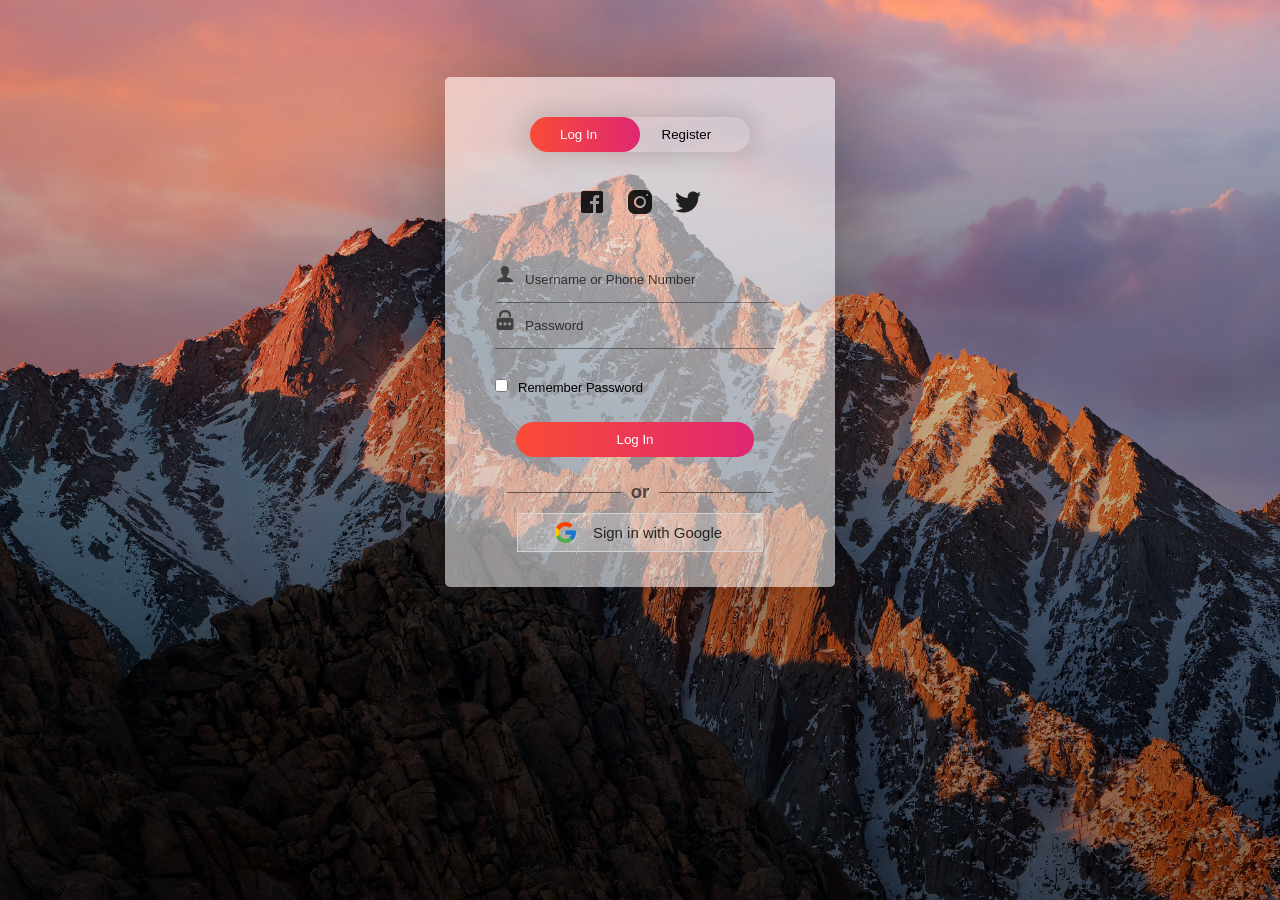
<file: login.html>
<!DOCTYPE html>
<html>
<head>
	<link rel="shortcut icon" type="png" href="images/icon/favicon.png">
	<title>Login SignUp</title>
	<link rel="stylesheet" type="text/css" href="loginStyle.css">
	<script src="https://ajax.googleapis.com/ajax/libs/jquery/3.4.1/jquery.min.js"></script>

  <!-- It will redirect to the Home Page after submitting the form -->
  <script>
  $(document).ready(function(){
    $("form").submit(function(){
      alert("Great Job !");
    });
  });
  </script>
</head>
<body>
		<div class="form-box">
			<div class="button-box">
				<div id="btn"></div>
				<button type="button" class="toggle-btn" id="log" onclick="login()" style="color: #fff;">Log In</button>
				<button type="button" class="toggle-btn" id="reg" onclick="register()">Register</button>
			</div>
			<div class="social-icons">
				<img src="images/icon/fb2.png">
				<img src="images/icon/insta2.png">
				<img src="images/icon/tt2.png">
			</div>
			
			<!-- Login Form -->
			<form id="login" class="input-group" action="index.html">
				<div class="inp">
					<img src="images/icon/user.png"><input type="text" id="email" class="input-field" placeholder="Username or Phone Number" style="width: 88%; border:none;" required="required">
				</div>
				<div class="inp">
					<img src="images/icon/password.png"><input type="password" id="password" class="input-field" placeholder="Password" style="width: 88%; border: none;" required="required">
				</div>
				<input type="checkbox" class="check-box">Remember Password
				<button type="submit" class="submit-btn">Log In</button>
			</form>


			<div class="other" id="other">
				<div class="instead">
					<h3>or</h3>
				</div>
				<button class="connect" onclick="google()">
					<img src="images/icon/google.png"><span>Sign in with Google</span>
				</button>
			</div>
			
			<!-- Registration Form -->
			<form id="register" class="input-group">
				<input type="text" class="input-field" placeholder="User Name" required="required">
				<input type="email" class="input-field" placeholder="Email Address" required="required">
				<input type="password" class="input-field" placeholder="Create Password" name="psame" required="required">
				<input type="password" class="input-field" placeholder="Confirm Password" name="psame" required="required">
				<input type="checkbox" class="check-box" id="chkAgree" onclick="goFurther()">I agree to the Terms & Conditions
				<button type="submit" id="btnSubmit" class="submit-btn reg-btn">Register</button>
			</form>
		</div>
		<script type="text/javascript" src="script.js"></script>
</body>
</html>
</file>
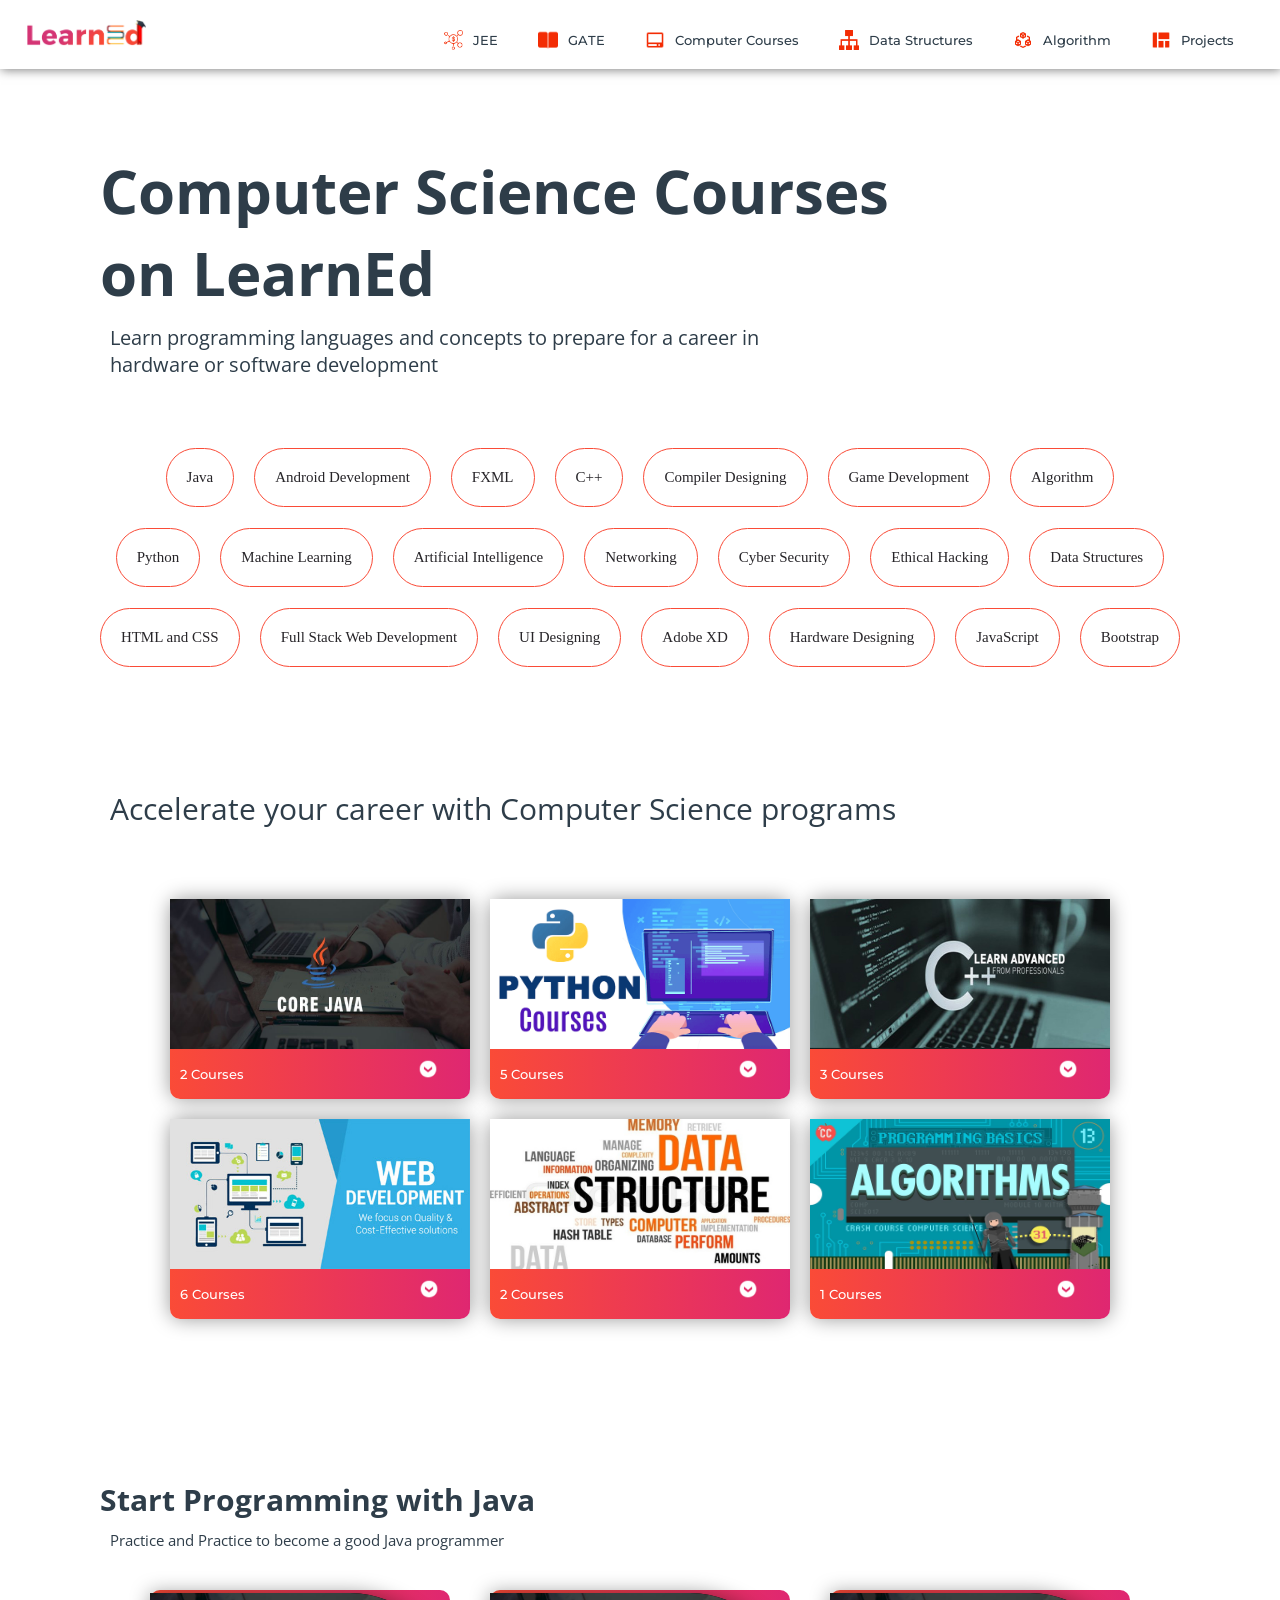
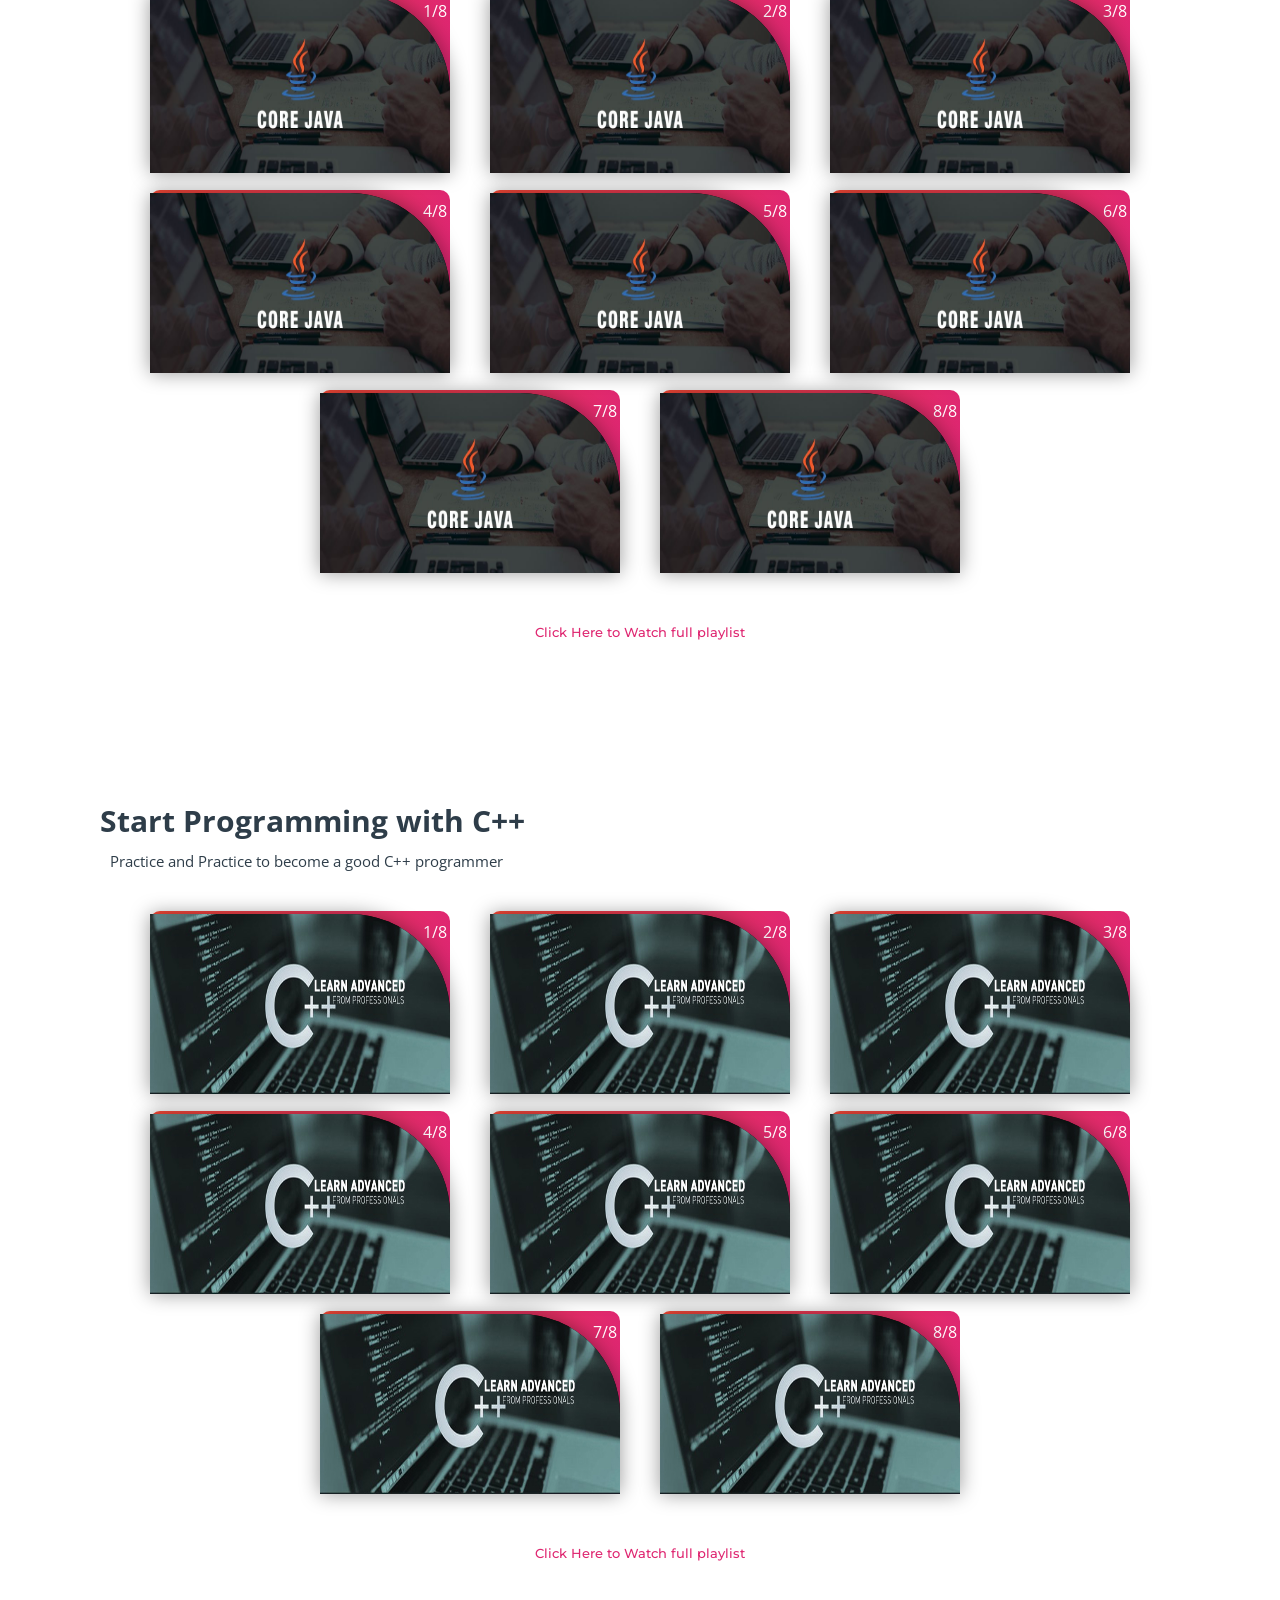
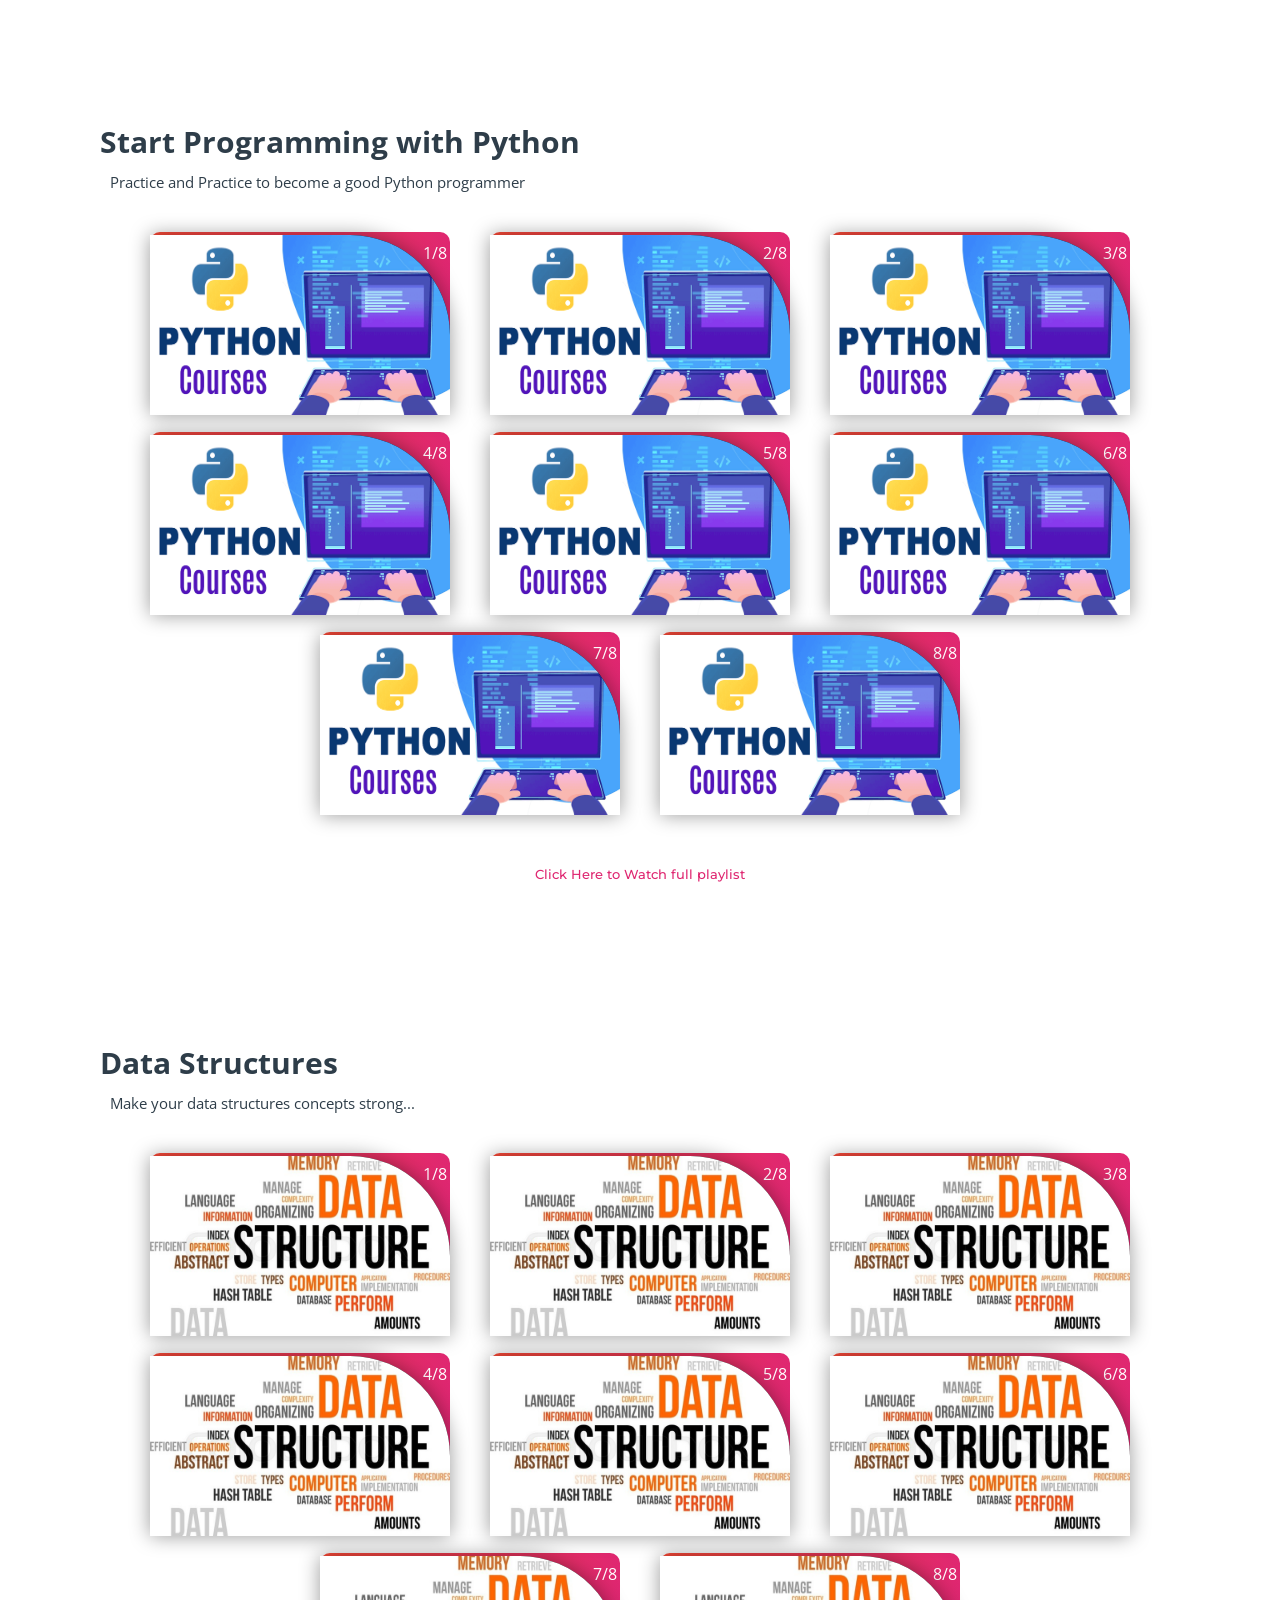
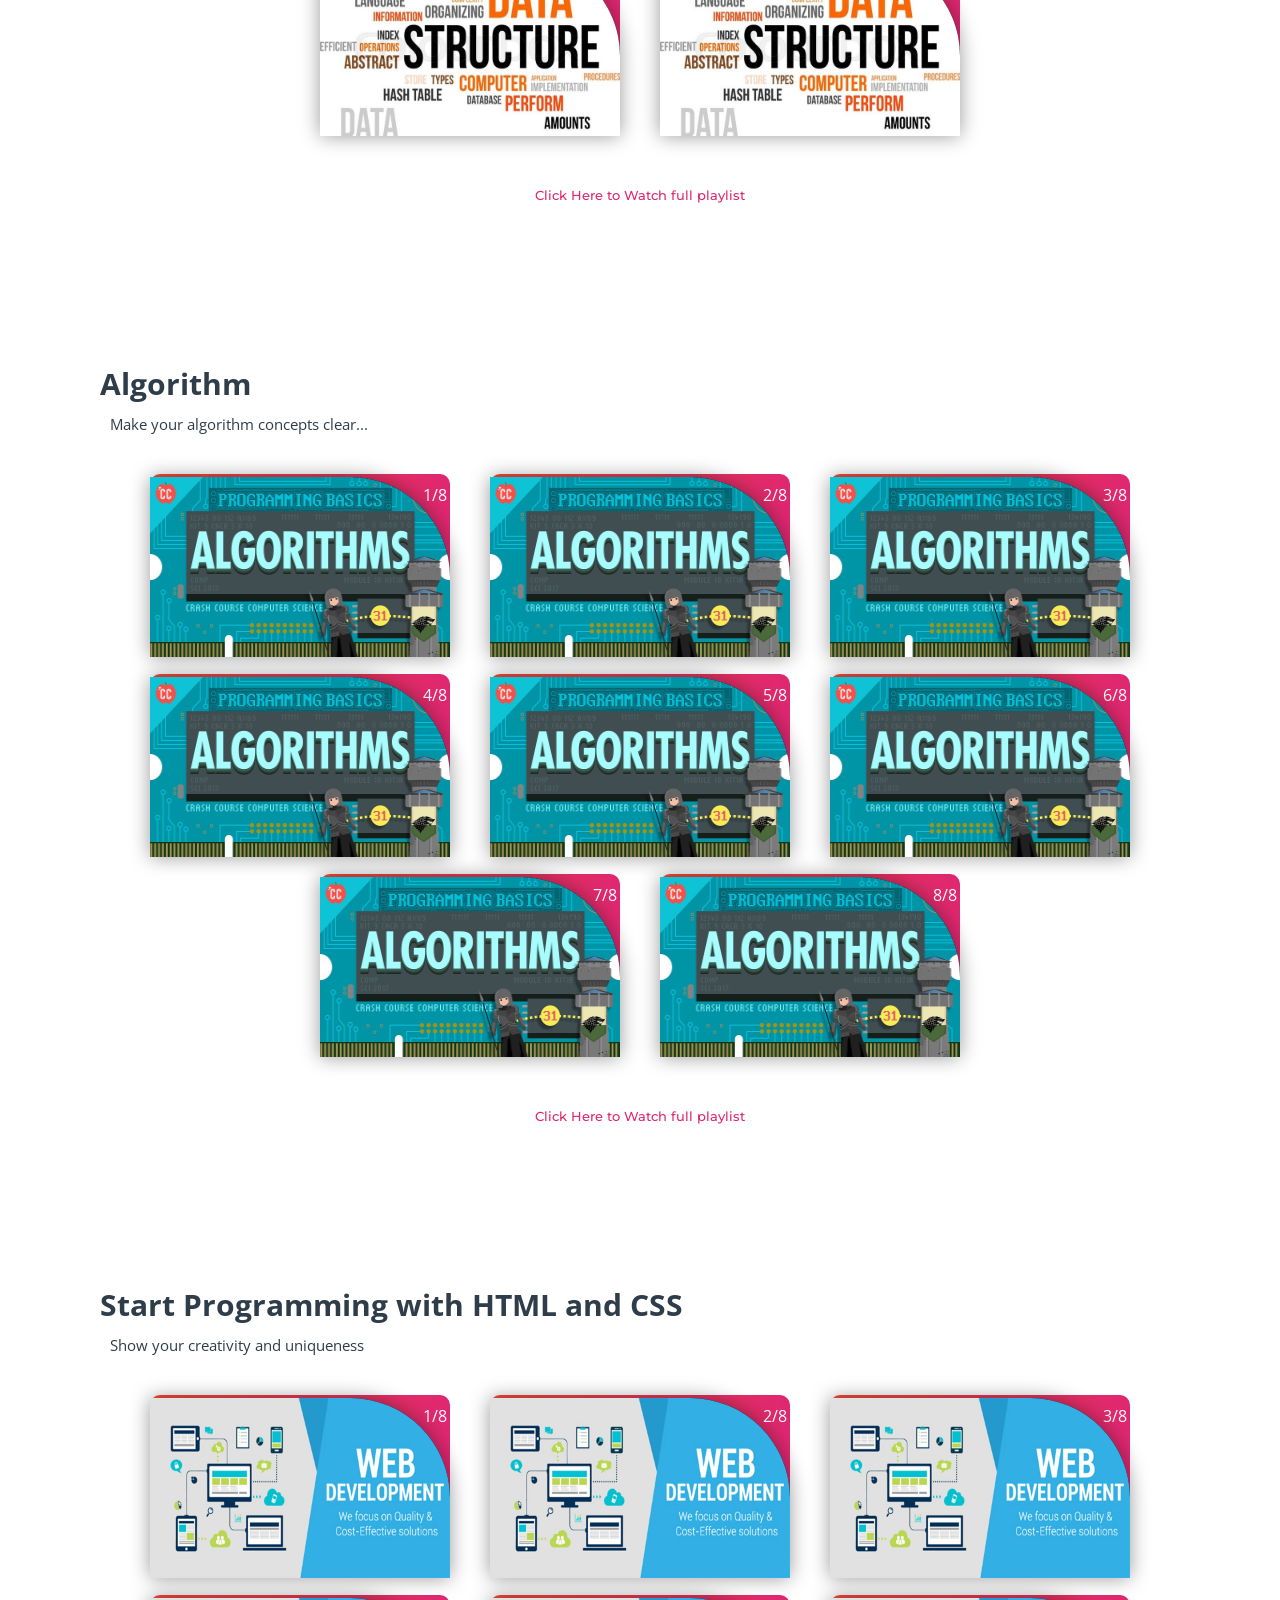
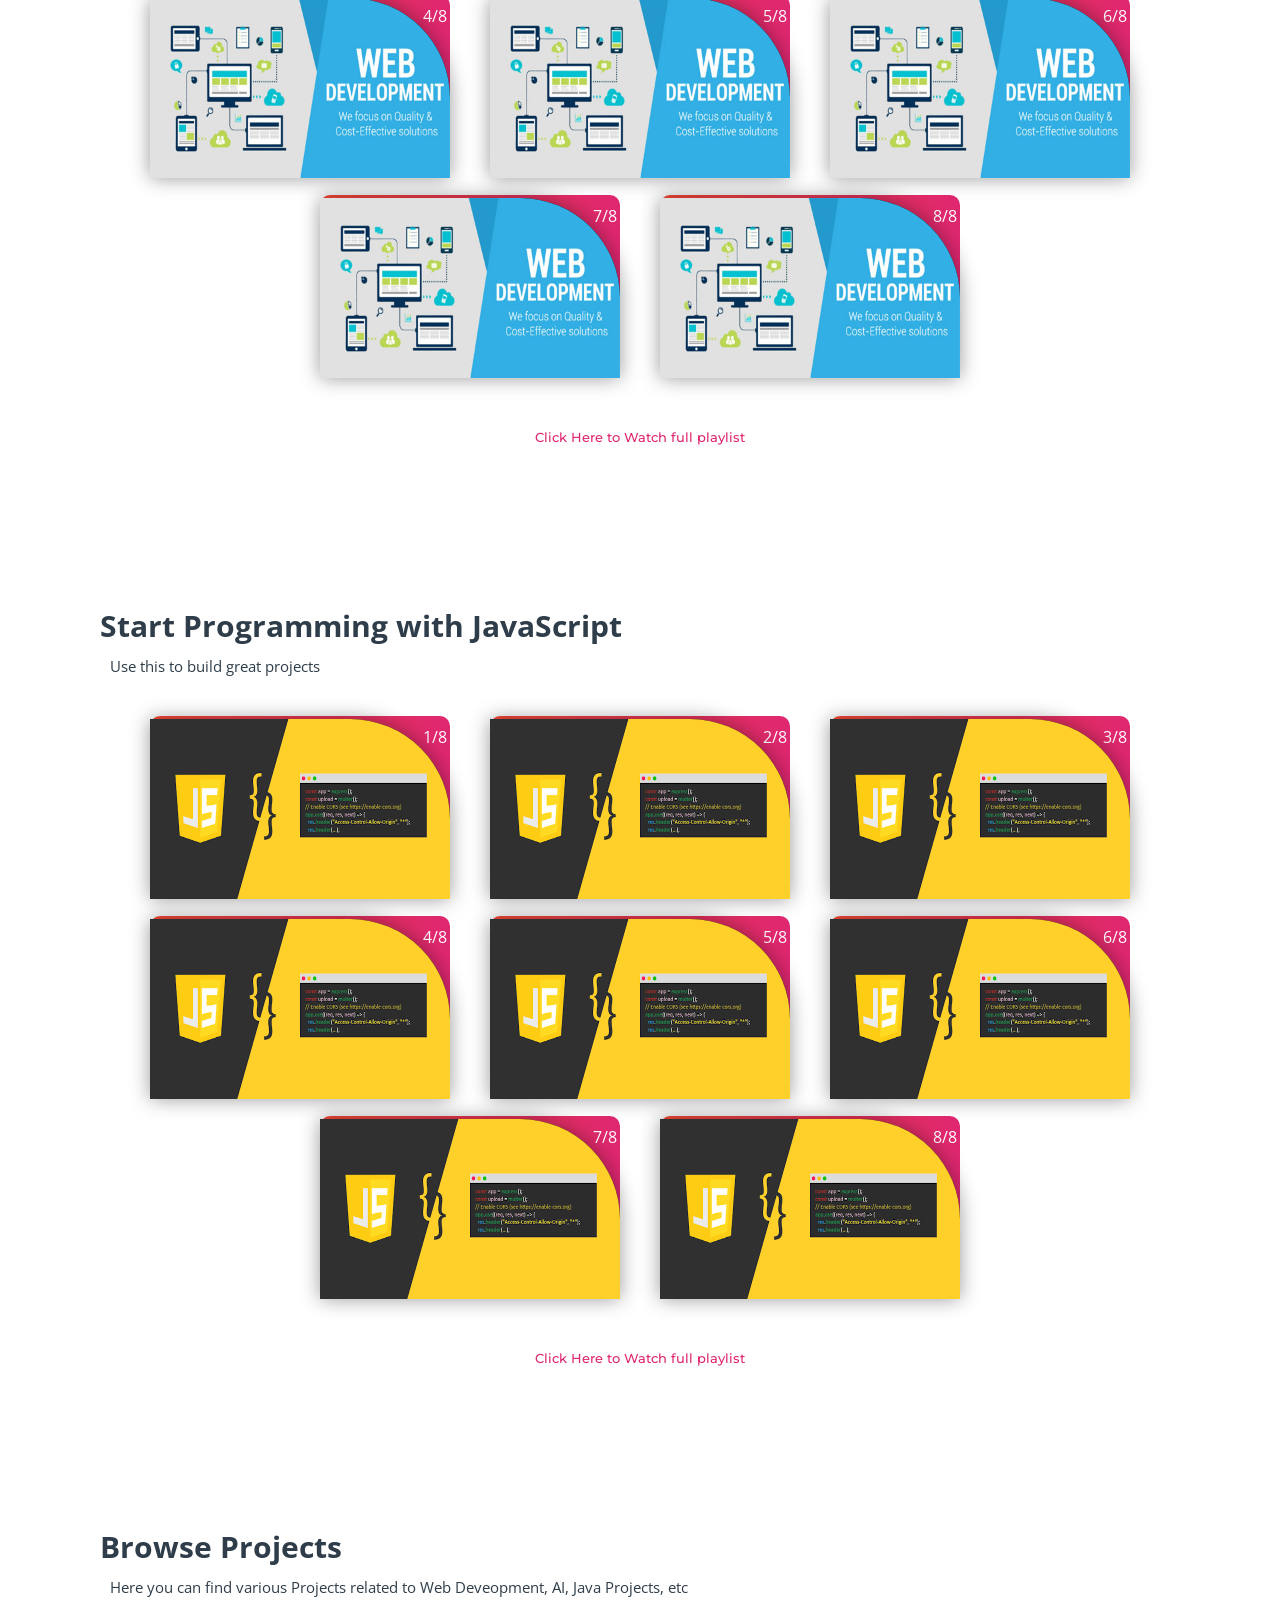
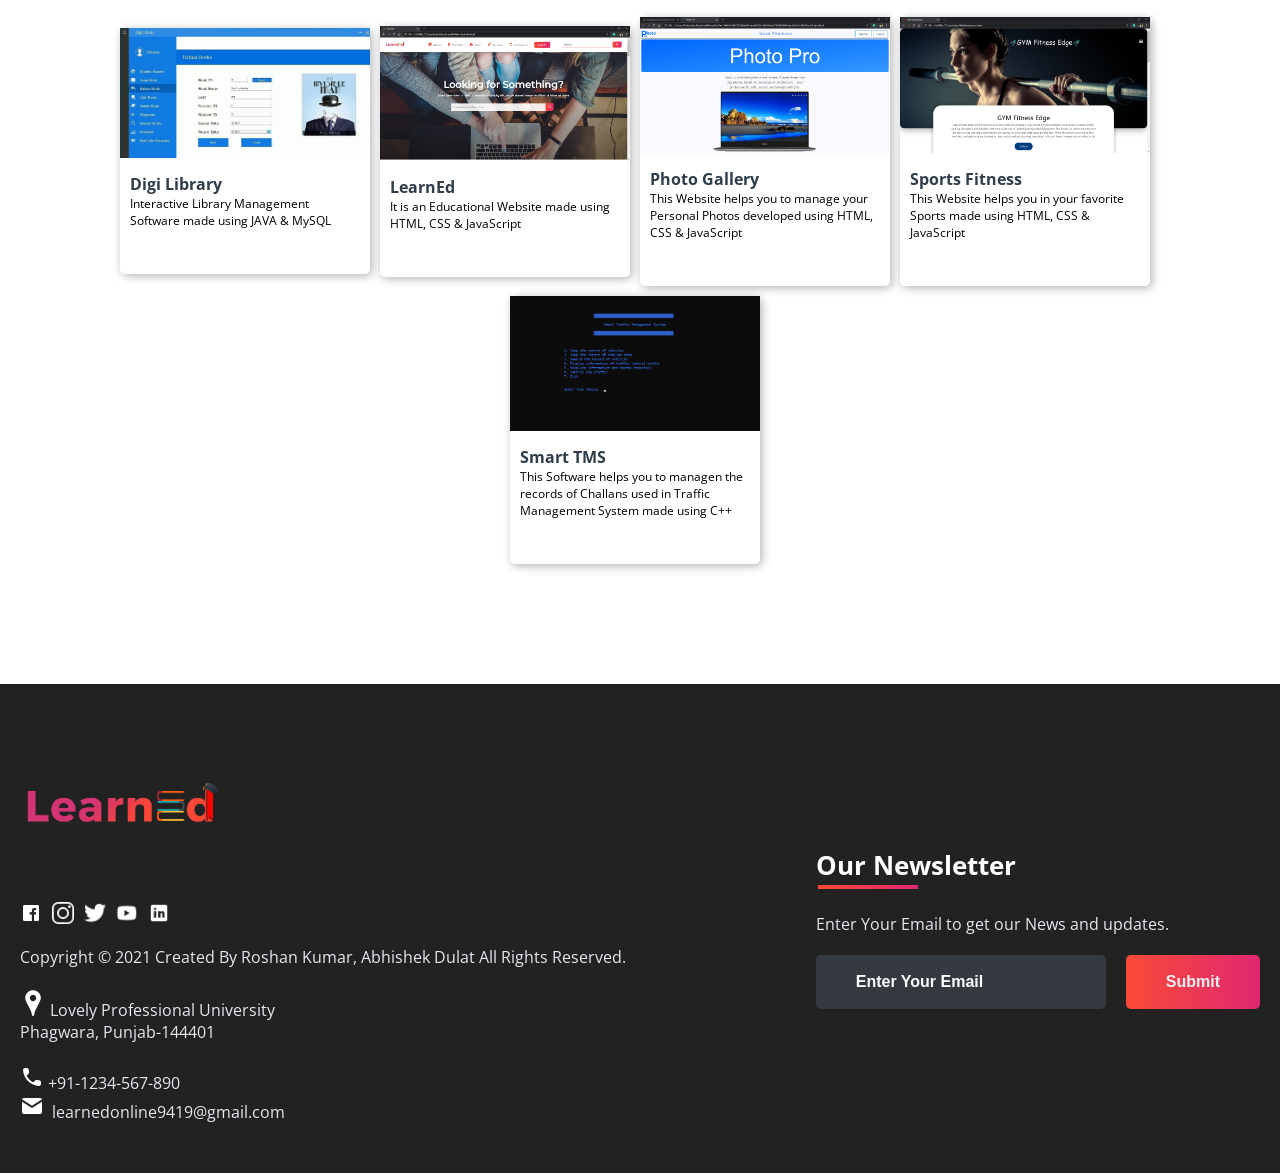
<file: subjects/computer_course.html>
<!DOCTYPE html>
<html>
<head>
	<link rel="shortcut icon" type="png" href="../images/icon/favicon.png">
	<title>Computer Science Courses on LearnEd</title>
	<link rel="stylesheet" type="text/css" href="subjects.css">
	<script type="text/javascript" src="../script.js"></script>
</head>
<body>
	
<!-- NAVIGATION -->
	<header>
		<div class="nav" id="nav">
			<div id="learned-logo">
			<a href="../index.html"><img src="../images/icon/logo.png" style="width: 120px;"></a></div>
			<div class="switch-tab" id="switch-tab" onclick="switchTAB()"><img src="../images/icon/menu.png"></div>
			<ul id="list-switch">
				<li><a href="jee.html"><img src="../images/courses/d1.png" class="icon">JEE</a></li>
				<li><a href="gate.html"><img src="../images/courses/paper.png" class="icon">GATE</a></li>
				<li><a href="#"><img src="../images/courses/computer.png" class="icon">Computer Courses</a></li>
				<li><a href="#data"><img src="../images/courses/data.png" class="icon">Data Structures</a></li>
				<li><a href="#algo"><img src="../images/courses/algo.png" class="icon">Algorithm</a></li>
				<li><a href="#projects"><img src="../images/courses/projects.png" class="icon">Projects</a></li>
			</ul>
			<div class="search" id="search-switch">
				<input type="search" placeholder="Search" class="srch"><button id="srchbtn"><img src="../images/icon/search.png"></button>
			</div>
		</div>
	</header>
	

<!-- MAIN Heading of Page -->
	<div class="title">
		<span>Computer Science Courses<br>on LearnEd</span>
		<div class="shortdesc">
			<p>Learn programming languages and concepts to prepare for a career in<br>hardware or software development</p>
		</div>
	</div>


<!-- Some KeyWords related to Topic -->
	<div class="course">
		<div class="cbox">
		<div class="det"><a href="#java">Java</a></div>
		<div class="det"><a href="https://developer.android.com/">Android Development</a></div>
		<div class="det"><a href="https://docs.oracle.com/javafx/2/get_started/fxml_tutorial.htm">FXML</a></div>
		<div class="det"><a href="#c++">C++</a></div>
		<div class="det"><a href="https://www.geeksforgeeks.org/introduction-of-compiler-design/">Compiler Designing</a></div>
		<div class="det"><a href="https://www.coursera.org/specializations/game-design-and-development">Game Development</a></div>
		<div class="det"><a href="#algo">Algorithm</a></div>
		</div>
		<div class="cbox">
		<div class="det"><a href="#python">Python</a></div>
		<div class="det"><a href="https://www.coursera.org/learn/machine-learning">Machine Learning</a></div>
		<div class="det"><a href="https://en.wikipedia.org/wiki/Artificial_intelligence">Artificial Intelligence</a></div>
		<div class="det"><a href="https://en.wikipedia.org/wiki/Network">Networking</a></div>
		<div class="det"><a href="https://www.kaspersky.co.in/resource-center/definitions/what-is-cyber-security">Cyber Security</a></div>
		<div class="det"><a href="https://www.eccouncil.org/ethical-hacking/">Ethical Hacking</a></div>
		<div class="det"><a href="#data">Data Structures</a></div>
		</div>
		<div class="cbox">
		<div class="det"><a href="#html_css">HTML and CSS</a></div>
		<div class="det"><a href="https://www.udacity.com/course/full-stack-web-developer-nanodegree--nd0044">Full Stack Web Development</a></div>
		<div class="det"><a href="https://uxplanet.org/what-is-ui-vs-ux-design-and-the-difference-d9113f6612de?gi=6d9d13f4cc95">UI Designing</a></div>
		<div class="det"><a href="https://www.adobe.com/in/products/xd.html">Adobe XD</a></div>
		<div class="det"><a href="https://www.sciencedirect.com/topics/computer-science/hardware-design">Hardware Designing</a></div>
		<div class="det"><a href="#javascript">JavaScript</a></div>
		<div class="det"><a href="#html_css">Bootstrap</a></div>
		</div>
	</div>


<!-- Courses Available -->
	<div class="inbt">
		Accelerate your career with Computer Science programs
	</div>

	<div class="ccard">
	<center>
		<div class="ccardbox">
			<div class="dcard">
				<div class="fpart"><img src="../images/courses/java-course.jpg"></div>
				<a href="#java"><div class="spart">2 Courses <img src="../images/icon/dropdown.png"></div></a>
			</div>
			<div class="dcard">
				<div class="fpart"><img src="../images/courses/python-course.png"></div>
				<a href="#python"><div class="spart">5 Courses <img src="../images/icon/dropdown.png"></div></a>
			</div>
			<div class="dcard">
				<div class="fpart"><img src="../images/courses/c-course.jpg"></div>
				<a href="#c++"><div class="spart">3 Courses <img src="../images/icon/dropdown.png"></div></a>
			</div>
		</div>
		<div class="ccardbox">
			<div class="dcard">
				<div class="fpart"><img src="../images/courses/web-course.jpg"></div>
				<a href="#html_css"><div class="spart">6 Courses <img src="../images/icon/dropdown.png"></div></a>
			</div>
			<div class="dcard">
				<div class="fpart"><img src="../images/courses/data-course.jpg"></div>
				<a href="#data"><div class="spart">2 Courses <img src="../images/icon/dropdown.png"></div></a>
			</div>
			<div class="dcard">
				<div class="fpart"><img src="../images/courses/algo-course.jpg"></div>
				<a href="#algo"><div class="spart">1 Courses <img src="../images/icon/dropdown.png"></div></a>
			</div>
		</div>
	</center>
	</div>


<!-- Videos on JAVA Lectures -->
	<div class="title2" id="java">
		<span>Start Programming with Java</span>
		<div class="shortdesc2">
			<p>Practice and Practice to become a good Java programmer</p>
		</div>
	</div>
	
	<center>
		<div class="ccardbox2">
			<div class="dcard2"><span class="tag" >1/8</span>
				<div class="fpart2">
					<img src="../images/courses/java-course.jpg">
					<iframe src="https://www.youtube.com/embed/IsLyduxZ9sc" frameborder="0" allow="accelerometer; autoplay; encrypted-media; gyroscope; picture-in-picture" allowfullscreen></iframe>
				</div>
			</div>
			<div class="dcard2"><span class="tag" >2/8</span>
				<div class="fpart2">
					<img src="../images/courses/java-course.jpg">
					<iframe src="https://www.youtube.com/embed/U_vuESBFEpE" frameborder="0" allow="accelerometer; autoplay; encrypted-media; gyroscope; picture-in-picture" allowfullscreen></iframe>
				</div>
			</div>
			<div class="dcard2"><span class="tag" >3/8</span>
				<div class="fpart2">
					<img src="../images/courses/java-course.jpg">
					<iframe src="https://www.youtube.com/embed/7i8vbPA37y0" frameborder="0" allow="accelerometer; autoplay; encrypted-media; gyroscope; picture-in-picture" allowfullscreen></iframe>
				</div>
			</div>
			<div class="dcard2"><span class="tag" >4/8</span>
				<div class="fpart2">
					<img src="../images/courses/java-course.jpg">
					<iframe src="https://www.youtube.com/embed/FB47F-QIk3k" frameborder="0" allow="accelerometer; autoplay; encrypted-media; gyroscope; picture-in-picture" allowfullscreen></iframe>
				</div>
			</div>
			<div class="dcard2"><span class="tag" >5/8</span>
				<div class="fpart2">
					<img src="../images/courses/java-course.jpg">
					<iframe src="https://www.youtube.com/embed/8qyVcHJ1Et4" frameborder="0" allow="accelerometer; autoplay; encrypted-media; gyroscope; picture-in-picture" allowfullscreen></iframe>
				</div>
			</div>
			<div class="dcard2"><span class="tag" >6/8</span>
				<div class="fpart2">
					<img src="../images/courses/java-course.jpg">
					<iframe src="https://www.youtube.com/embed/N53Vf8HGd-0" frameborder="0" allow="accelerometer; autoplay; encrypted-media; gyroscope; picture-in-picture" allowfullscreen></iframe>
				</div>
			</div>
			<div class="dcard2"><span class="tag" >7/8</span>
				<div class="fpart2">
					<img src="../images/courses/java-course.jpg">
					<iframe src="https://www.youtube.com/embed/slz2Vc904Qg" frameborder="0" allow="accelerometer; autoplay; encrypted-media; gyroscope; picture-in-picture" allowfullscreen></iframe>
				</div>
			</div>
			<div class="dcard2"><span class="tag" >8/8</span>
				<div class="fpart2">
					<img src="../images/courses/java-course.jpg">
					<iframe src="https://www.youtube.com/embed/Q0NVRQP1Z5g" frameborder="0" allow="accelerometer; autoplay; encrypted-media; gyroscope; picture-in-picture" allowfullscreen></iframe>
				</div>
			</div>
		</div>
	</center>
	<br><br>
	<div class="click-me">
		<a href="https://www.youtube.com/watch?v=IsLyduxZ9sc&list=PLX9Zi6XTqOKQ7TdRz0QynGIKuMV9Q2H8E" target="_blank">Click Here to Watch full playlist</a>
	</div>

<!-- Videos on C++ Lectures -->

	<div class="title2" id="c++">
		<span>Start Programming with C++</span>
		<div class="shortdesc2">
			<p>Practice and Practice to become a good C++ programmer</p>
		</div>
	</div>
	<center>
		<div class="ccardbox2">
			<div class="dcard2"><span class="tag" >1/8</span>
				<div class="fpart2"><img src="../images/courses/c-course.jpg">
					<iframe src="https://www.youtube.com/embed/Iuo9PpGE04Y" frameborder="0" allow="accelerometer; autoplay; encrypted-media; gyroscope; picture-in-picture" allowfullscreen></iframe>
				</div>
			</div>
			<div class="dcard2"><span class="tag" >2/8</span>
				<div class="fpart2"><img src="../images/courses/c-course.jpg">
					<iframe src="https://www.youtube.com/embed/52dHKRD7cdg" frameborder="0" allow="accelerometer; autoplay; encrypted-media; gyroscope; picture-in-picture" allowfullscreen></iframe>
				</div>
			</div>
			<div class="dcard2"><span class="tag" >3/8</span>
				<div class="fpart2"><img src="../images/courses/c-course.jpg">
					<iframe src="https://www.youtube.com/embed/Iuo9PpGE04Y" frameborder="0" allow="accelerometer; autoplay; encrypted-media; gyroscope; picture-in-picture" allowfullscreen></iframe>
				</div>
			</div>
			<div class="dcard2"><span class="tag" >4/8</span>
				<div class="fpart2"><img src="../images/courses/c-course.jpg">
					<iframe src="https://www.youtube.com/embed/Iuo9PpGE04Y" frameborder="0" allow="accelerometer; autoplay; encrypted-media; gyroscope; picture-in-picture" allowfullscreen></iframe>
				</div>
			</div>
		
			<div class="dcard2"><span class="tag" >5/8</span>
				<div class="fpart2"><img src="../images/courses/c-course.jpg">
					<iframe src="https://www.youtube.com/embed/Iuo9PpGE04Y" frameborder="0" allow="accelerometer; autoplay; encrypted-media; gyroscope; picture-in-picture" allowfullscreen></iframe>
				</div>
			</div>
			<div class="dcard2"><span class="tag" >6/8</span>
				<div class="fpart2"><img src="../images/courses/c-course.jpg">
					<iframe src="https://www.youtube.com/embed/Iuo9PpGE04Y" frameborder="0" allow="accelerometer; autoplay; encrypted-media; gyroscope; picture-in-picture" allowfullscreen></iframe>
				</div>
			</div>
			<div class="dcard2"><span class="tag" >7/8</span>
				<div class="fpart2"><img src="../images/courses/c-course.jpg">
					<iframe src="https://www.youtube.com/embed/Iuo9PpGE04Y" frameborder="0" allow="accelerometer; autoplay; encrypted-media; gyroscope; picture-in-picture" allowfullscreen></iframe>
				</div>
			</div>
			<div class="dcard2"><span class="tag" >8/8</span>
				<div class="fpart2"><img src="../images/courses/c-course.jpg">
					<iframe src="https://www.youtube.com/embed/Iuo9PpGE04Y" frameborder="0" allow="accelerometer; autoplay; encrypted-media; gyroscope; picture-in-picture" allowfullscreen></iframe>
				</div>
			</div>
		</div>
	</center>
<br><br>
	<div class="click-me">
		<a href="https://www.youtube.com/watch?v=Iuo9PpGE04Y&feature=youtu.be" target="_blank">Click Here to Watch full playlist</a>
	</div>

<!-- Videos on PYTHON Lectures -->

	<div class="title2" id="python">
		<span>Start Programming with Python</span>
		<div class="shortdesc2">
			<p>Practice and Practice to become a good Python programmer</p>
		</div>
	</div>
	<center>
		<div class="ccardbox2">
			<div class="dcard2"><span class="tag" >1/8</span>
				<div class="fpart2"><img src="../images/courses/python-course.png">
					<iframe src="https://www.youtube.com/embed/QXeEoD0pB3E" frameborder="0" allow="accelerometer; autoplay; encrypted-media; gyroscope; picture-in-picture" allowfullscreen></iframe>
				</div>
			</div>
			<div class="dcard2"><span class="tag" >2/8</span>
				<div class="fpart2"><img src="../images/courses/python-course.png">
					<iframe src="https://www.youtube.com/embed/QXeEoD0pB3E" frameborder="0" allow="accelerometer; autoplay; encrypted-media; gyroscope; picture-in-picture" allowfullscreen></iframe>
				</div>
			</div>
			<div class="dcard2"><span class="tag" >3/8</span>
				<div class="fpart2"><img src="../images/courses/python-course.png">
					<iframe src="https://www.youtube.com/embed/QXeEoD0pB3E" frameborder="0" allow="accelerometer; autoplay; encrypted-media; gyroscope; picture-in-picture" allowfullscreen></iframe>
				</div>
			</div>
			<div class="dcard2"><span class="tag" >4/8</span>
				<div class="fpart2"><img src="../images/courses/python-course.png">
					<iframe src="https://www.youtube.com/embed/QXeEoD0pB3E" frameborder="0" allow="accelerometer; autoplay; encrypted-media; gyroscope; picture-in-picture" allowfullscreen></iframe>
				</div>
			</div>
		
			<div class="dcard2"><span class="tag" >5/8</span>
				<div class="fpart2"><img src="../images/courses/python-course.png">
					<iframe src="https://www.youtube.com/embed/QXeEoD0pB3E" frameborder="0" allow="accelerometer; autoplay; encrypted-media; gyroscope; picture-in-picture" allowfullscreen></iframe>
				</div>
			</div>
			<div class="dcard2"><span class="tag" >6/8</span>
				<div class="fpart2"><img src="../images/courses/python-course.png">
					<iframe src="https://www.youtube.com/embed/QXeEoD0pB3E" frameborder="0" allow="accelerometer; autoplay; encrypted-media; gyroscope; picture-in-picture" allowfullscreen></iframe>
				</div>
			</div>
			<div class="dcard2"><span class="tag" >7/8</span>
				<div class="fpart2"><img src="../images/courses/python-course.png">
					<iframe src="https://www.youtube.com/embed/QXeEoD0pB3E" frameborder="0" allow="accelerometer; autoplay; encrypted-media; gyroscope; picture-in-picture" allowfullscreen></iframe>
				</div>
			</div>
			<div class="dcard2"><span class="tag" >8/8</span>
				<div class="fpart2"><img src="../images/courses/python-course.png">
					<iframe src="https://www.youtube.com/embed/QXeEoD0pB3E" frameborder="0" allow="accelerometer; autoplay; encrypted-media; gyroscope; picture-in-picture" allowfullscreen></iframe>
				</div>
			</div>
		</div>
	</center>

<br><br>
	<div class="click-me">
		<a href="https://youtu.be/QXeEoD0pB3E" target="_blank">Click Here to Watch full playlist</a>
	</div>
<!-- Videos on DATA STRUCTURES Lectures -->

	<div class="title2" id="data">
		<span>Data Structures</span>
		<div class="shortdesc2">
			<p>Make your data structures concepts strong...</p>
		</div>
	</div>
	<center>
		<div class="ccardbox2">
			<div class="dcard2"><span class="tag" >1/8</span>
				<div class="fpart2"><img src="../images/courses/data-course.jpg">
					<iframe src="https://www.youtube.com/embed/Db9ZYbJONHc" frameborder="0" allow="accelerometer; autoplay; encrypted-media; gyroscope; picture-in-picture" allowfullscreen></iframe>
				</div>
			</div>
			<div class="dcard2"><span class="tag" >2/8</span>
				<div class="fpart2"><img src="../images/courses/data-course.jpg">
					<iframe src="https://www.youtube.com/embed/Db9ZYbJONHc" frameborder="0" allow="accelerometer; autoplay; encrypted-media; gyroscope; picture-in-picture" allowfullscreen></iframe>
				</div>
			</div>
			<div class="dcard2"><span class="tag" >3/8</span>
				<div class="fpart2"><img src="../images/courses/data-course.jpg">
					<iframe src="https://www.youtube.com/embed/Db9ZYbJONHc" frameborder="0" allow="accelerometer; autoplay; encrypted-media; gyroscope; picture-in-picture" allowfullscreen></iframe>
				</div>
			</div>
			<div class="dcard2"><span class="tag" >4/8</span>
				<div class="fpart2"><img src="../images/courses/data-course.jpg">
					<iframe src="https://www.youtube.com/embed/Db9ZYbJONHc" frameborder="0" allow="accelerometer; autoplay; encrypted-media; gyroscope; picture-in-picture" allowfullscreen></iframe>
				</div>
			</div>
		
			<div class="dcard2"><span class="tag" >5/8</span>
				<div class="fpart2"><img src="../images/courses/data-course.jpg">
					<iframe src="https://www.youtube.com/embed/Db9ZYbJONHc" frameborder="0" allow="accelerometer; autoplay; encrypted-media; gyroscope; picture-in-picture" allowfullscreen></iframe>
				</div>
			</div>
			<div class="dcard2"><span class="tag" >6/8</span>
				<div class="fpart2"><img src="../images/courses/data-course.jpg">
					<iframe src="https://www.youtube.com/embed/Db9ZYbJONHc" frameborder="0" allow="accelerometer; autoplay; encrypted-media; gyroscope; picture-in-picture" allowfullscreen></iframe>
				</div>
			</div>
			<div class="dcard2"><span class="tag" >7/8</span>
				<div class="fpart2"><img src="../images/courses/data-course.jpg">
					<iframe src="https://www.youtube.com/embed/Db9ZYbJONHc" frameborder="0" allow="accelerometer; autoplay; encrypted-media; gyroscope; picture-in-picture" allowfullscreen></iframe>
				</div>
			</div>
			<div class="dcard2"><span class="tag" >8/8</span>
				<div class="fpart2"><img src="../images/courses/data-course.jpg">
					<iframe src="https://www.youtube.com/embed/Db9ZYbJONHc" frameborder="0" allow="accelerometer; autoplay; encrypted-media; gyroscope; picture-in-picture" allowfullscreen></iframe>
				</div>
			</div>
		</div>
	</center>
<br><br>
	<div class="click-me">
		<a href="https://www.youtube.com/watch?v=Db9ZYbJONHc" target="_blank">Click Here to Watch full playlist</a>
	</div>

<!-- Videos on ALGORITHM Lectures -->

	<div class="title2" id="algo">
		<span>Algorithm</span>
		<div class="shortdesc2">
			<p>Make your algorithm concepts clear...</p>
		</div>
	</div>
	<center>
		<div class="ccardbox2">
			<div class="dcard2"><span class="tag" >1/8</span>
				<div class="fpart2"><img src="../images/courses/algo-course.jpg">
					<iframe src="https://www.youtube.com/embed/0IAPZzGSbME" frameborder="0" allow="accelerometer; autoplay; encrypted-media; gyroscope; picture-in-picture" allowfullscreen></iframe>
				</div>
			</div>
			<div class="dcard2"><span class="tag" >2/8</span>
				<div class="fpart2"><img src="../images/courses/algo-course.jpg">
					<iframe src="https://www.youtube.com/embed/0IAPZzGSbME" frameborder="0" allow="accelerometer; autoplay; encrypted-media; gyroscope; picture-in-picture" allowfullscreen></iframe>
				</div>
			</div>
			<div class="dcard2"><span class="tag" >3/8</span>
				<div class="fpart2"><img src="../images/courses/algo-course.jpg">
					<iframe src="https://www.youtube.com/embed/0IAPZzGSbME" frameborder="0" allow="accelerometer; autoplay; encrypted-media; gyroscope; picture-in-picture" allowfullscreen></iframe>
				</div>
			</div>
			<div class="dcard2"><span class="tag" >4/8</span>
				<div class="fpart2"><img src="../images/courses/algo-course.jpg">
					<iframe src="https://www.youtube.com/embed/0IAPZzGSbME" frameborder="0" allow="accelerometer; autoplay; encrypted-media; gyroscope; picture-in-picture" allowfullscreen></iframe>
				</div>
			</div>
		
			<div class="dcard2"><span class="tag" >5/8</span>
				<div class="fpart2"><img src="../images/courses/algo-course.jpg">
					<iframe src="https://www.youtube.com/embed/0IAPZzGSbME" frameborder="0" allow="accelerometer; autoplay; encrypted-media; gyroscope; picture-in-picture" allowfullscreen></iframe>
				</div>
			</div>
			<div class="dcard2"><span class="tag" >6/8</span>
				<div class="fpart2"><img src="../images/courses/algo-course.jpg">
					<iframe src="https://www.youtube.com/embed/0IAPZzGSbME" frameborder="0" allow="accelerometer; autoplay; encrypted-media; gyroscope; picture-in-picture" allowfullscreen></iframe>
				</div>
			</div>
			<div class="dcard2"><span class="tag" >7/8</span>
				<div class="fpart2"><img src="../images/courses/algo-course.jpg">
					<iframe src="https://www.youtube.com/embed/0IAPZzGSbME" frameborder="0" allow="accelerometer; autoplay; encrypted-media; gyroscope; picture-in-picture" allowfullscreen></iframe>
				</div>
			</div>
			<div class="dcard2"><span class="tag" >8/8</span>
				<div class="fpart2"><img src="../images/courses/algo-course.jpg">
					<iframe src="https://www.youtube.com/embed/0IAPZzGSbME" frameborder="0" allow="accelerometer; autoplay; encrypted-media; gyroscope; picture-in-picture" allowfullscreen></iframe>
				</div>
			</div>
		</div>
	</center>
<br><br>
	<div class="click-me">
		<a href="https://www.youtube.com/watch?v=0IAPZzGSbME" target="_blank">Click Here to Watch full playlist</a>
	</div>

<!-- Videos on HTML and CSS Lectures -->

	<div class="title2" id="html_css">
		<span>Start Programming with HTML and CSS</span>
		<div class="shortdesc2">
			<p>Show your creativity and uniqueness</p>
		</div>
	</div>
	<center>
		<div class="ccardbox2">
			<div class="dcard2"><span class="tag" >1/8</span>
				<div class="fpart2"><img src="../images/courses/web-course.jpg">
					<iframe src="https://www.youtube.com/embed/TKYsuU86-DQ" frameborder="0" allow="accelerometer; autoplay; encrypted-media; gyroscope; picture-in-picture" allowfullscreen></iframe>
				</div>
			</div>
			<div class="dcard2"><span class="tag" >2/8</span>
				<div class="fpart2"><img src="../images/courses/web-course.jpg">
					<iframe src="https://www.youtube.com/embed/TKYsuU86-DQ" frameborder="0" allow="accelerometer; autoplay; encrypted-media; gyroscope; picture-in-picture" allowfullscreen></iframe>
				</div>
			</div>
			<div class="dcard2"><span class="tag" >3/8</span>
				<div class="fpart2"><img src="../images/courses/web-course.jpg">
					<iframe src="https://www.youtube.com/embed/TKYsuU86-DQ" frameborder="0" allow="accelerometer; autoplay; encrypted-media; gyroscope; picture-in-picture" allowfullscreen></iframe>
				</div>
			</div>
			<div class="dcard2"><span class="tag" >4/8</span>
				<div class="fpart2"><img src="../images/courses/web-course.jpg">
					<iframe src="https://www.youtube.com/embed/TKYsuU86-DQ" frameborder="0" allow="accelerometer; autoplay; encrypted-media; gyroscope; picture-in-picture" allowfullscreen></iframe>
				</div>
			</div>
		
			<div class="dcard2"><span class="tag" >5/8</span>
				<div class="fpart2"><img src="../images/courses/web-course.jpg">
					<iframe src="https://www.youtube.com/embed/TKYsuU86-DQ" frameborder="0" allow="accelerometer; autoplay; encrypted-media; gyroscope; picture-in-picture" allowfullscreen></iframe>
				</div>
			</div>
			<div class="dcard2"><span class="tag" >6/8</span>
				<div class="fpart2"><img src="../images/courses/web-course.jpg">
					<iframe src="https://www.youtube.com/embed/TKYsuU86-DQ" frameborder="0" allow="accelerometer; autoplay; encrypted-media; gyroscope; picture-in-picture" allowfullscreen></iframe>
				</div>
			</div>
			<div class="dcard2"><span class="tag" >7/8</span>
				<div class="fpart2"><img src="../images/courses/web-course.jpg">
					<iframe src="https://www.youtube.com/embed/TKYsuU86-DQ" frameborder="0" allow="accelerometer; autoplay; encrypted-media; gyroscope; picture-in-picture" allowfullscreen></iframe>
				</div>
			</div>
			<div class="dcard2"><span class="tag" >8/8</span>
				<div class="fpart2"><img src="../images/courses/web-course.jpg">
					<iframe src="https://www.youtube.com/embed/TKYsuU86-DQ" frameborder="0" allow="accelerometer; autoplay; encrypted-media; gyroscope; picture-in-picture" allowfullscreen></iframe>
				</div>
			</div>
		</div>
	</center>

<br><br>
	<div class="click-me">
		<a href="https://www.youtube.com/watch?v=TKYsuU86-DQ" target="_blank">Click Here to Watch full playlist</a>
	</div>
<!-- Videos on JAVASCRIPT Lectures -->

	<div class="title2" id="javascript">
		<span>Start Programming with JavaScript</span>
		<div class="shortdesc2">
			<p>Use this to build great projects</p>
		</div>
	</div>
	<center>
		<div class="ccardbox2">
			<div class="dcard2"><span class="tag" >1/8</span>
				<div class="fpart2"><img src="../images/courses/javascript-course.jpg">
					<iframe src="https://www.youtube.com/embed/uDwSnnhl1Ng" frameborder="0" allow="accelerometer; autoplay; encrypted-media; gyroscope; picture-in-picture" allowfullscreen></iframe>
				</div>
			</div>
			<div class="dcard2"><span class="tag" >2/8</span>
				<div class="fpart2"><img src="../images/courses/javascript-course.jpg">
					<iframe src="https://www.youtube.com/embed/uDwSnnhl1Ng" frameborder="0" allow="accelerometer; autoplay; encrypted-media; gyroscope; picture-in-picture" allowfullscreen></iframe>
				</div>
			</div>
			<div class="dcard2"><span class="tag" >3/8</span>
				<div class="fpart2"><img src="../images/courses/javascript-course.jpg">
					<iframe src="https://www.youtube.com/embed/uDwSnnhl1Ng" frameborder="0" allow="accelerometer; autoplay; encrypted-media; gyroscope; picture-in-picture" allowfullscreen></iframe>
				</div>
			</div>
			<div class="dcard2"><span class="tag" >4/8</span>
				<div class="fpart2"><img src="../images/courses/javascript-course.jpg">
					<iframe src="https://www.youtube.com/embed/uDwSnnhl1Ng" frameborder="0" allow="accelerometer; autoplay; encrypted-media; gyroscope; picture-in-picture" allowfullscreen></iframe>
				</div>
			</div>
		
			<div class="dcard2"><span class="tag" >5/8</span>
				<div class="fpart2"><img src="../images/courses/javascript-course.jpg">
					<iframe src="https://www.youtube.com/embed/uDwSnnhl1Ng" frameborder="0" allow="accelerometer; autoplay; encrypted-media; gyroscope; picture-in-picture" allowfullscreen></iframe>
				</div>
			</div>
			<div class="dcard2"><span class="tag" >6/8</span>
				<div class="fpart2"><img src="../images/courses/javascript-course.jpg">
					<iframe src="https://www.youtube.com/embed/uDwSnnhl1Ng" frameborder="0" allow="accelerometer; autoplay; encrypted-media; gyroscope; picture-in-picture" allowfullscreen></iframe>
				</div>
			</div>
			<div class="dcard2"><span class="tag" >7/8</span>
				<div class="fpart2"><img src="../images/courses/javascript-course.jpg">
					<iframe src="https://www.youtube.com/embed/uDwSnnhl1Ng" frameborder="0" allow="accelerometer; autoplay; encrypted-media; gyroscope; picture-in-picture" allowfullscreen></iframe>
				</div>
			</div>
			<div class="dcard2"><span class="tag" >8/8</span>
				<div class="fpart2"><img src="../images/courses/javascript-course.jpg">
					<iframe src="https://www.youtube.com/embed/uDwSnnhl1Ng" frameborder="0" allow="accelerometer; autoplay; encrypted-media; gyroscope; picture-in-picture" allowfullscreen></iframe>
				</div>
			</div>
		</div>
	</center>
<br><br>
	<div class="click-me">
		<a href="https://www.youtube.com/watch?v=uDwSnnhl1Ng" target="_blank">Click Here to Watch full playlist</a>
	</div>

<!-- PROJECTS -->
	<div class="title2" id="projects">
		<span>Browse Projects</span>
		<div class="shortdesc2">
			<p>Here you can find various Projects related to Web Deveopment, AI, Java Projects, etc</p>
		</div>
	</div>
	<div class="project-panel">
		<div class="project-card">
			<img src="../images/projects/p1.jpg">
			<div class="info">
				<h4>Digi Library</h4><p>Interactive Library Management Software made using JAVA & MySQL</p>
				<div class="download"><a href="https://github.com/roshan9419" target="_blank">Download</a></div>	
			</div>
		</div>
		<div class="project-card">
			<img src="../images/projects/p2.jpg">
			<div class="info">
				<h4>LearnEd</h4><p>It is an Educational Website made using HTML, CSS & JavaScript</p>
				<div class="download"><a href="https://github.com/roshan9419" target="_blank">Download</a></div>
			</div>
		</div>
		<div class="project-card">
			<img src="../images/projects/p3.jpg">
			<div class="info">
				<h4>Photo Gallery</h4><p>This Website helps you to manage your Personal Photos developed using HTML, CSS & JavaScript</p>
				<div class="download"><a href="https://github.com/roshan9419" target="_blank">Download</a></div>
			</div>
		</div>
		<div class="project-card">
			<img src="../images/projects/p4.jpg">
			<div class="info">
				<h4>Sports Fitness</h4><p>This Website helps you in your favorite Sports made using HTML, CSS & JavaScript</p>
				<div class="download"><a href="https://github.com/roshan9419" target="_blank">Download</a></div>
			</div>
		</div>
		<div class="project-card">
			<img src="../images/projects/p5.jpg">
			<div class="info">
				<h4>Smart TMS</h4><p>This Software helps you to managen the records of Challans used in Traffic Management System made using C++</p>
				<div class="download"><a href="https://github.com/roshan9419/smart_traffic" target="_blank">Download</a></div>
			</div>
		</div>

	</div>

<br><br><br><br><br>

<!-- FOOTER -->
<footer>
	<div class="footer-container">
		<div class="left-col">
			<img src="../images/icon/logo - Copy.png" style="width: 200px;">
			<div class="logo"></div>
			<div class="social-media">
				<a href="#"><img src="../images/icon\fb.png"></a>
				<a href="#"><img src="../images/icon\insta.png"></a>
				<a href="#"><img src="../images/icon\tt.png"></a>
				<a href="#"><img src="../images/icon\ytube.png"></a>
				<a href="#"><img src="../images/icon\linkedin.png"></a>
			</div><br><br>
			<p class="rights-text">Copyright © 2021 Created By Roshan Kumar, Abhishek Dulat All Rights Reserved.</p>
			<br><p><img src="../images/icon/location.png"> Lovely Professional University<br>Phagwara, Punjab-144401</p><br>
			<p><img src="../images/icon/phone.png"> +91-1234-567-890<br><img src="../images/icon/mail.png">&nbsp; learnedonline9419@gmail.com</p>
		</div>
		<div class="right-col">
			<h1 style="color: #fff">Our Newsletter</h1>
			<div class="border"></div><br>
			<p>Enter Your Email to get our News and updates.</p>
			<form class="newsletter-form">
				<input class="txtb" type="email" placeholder="Enter Your Email">
				<input class="btn" type="submit" value="Submit">
			</form>
		</div>
	</div>
</footer>

</body>
</html>
</file>
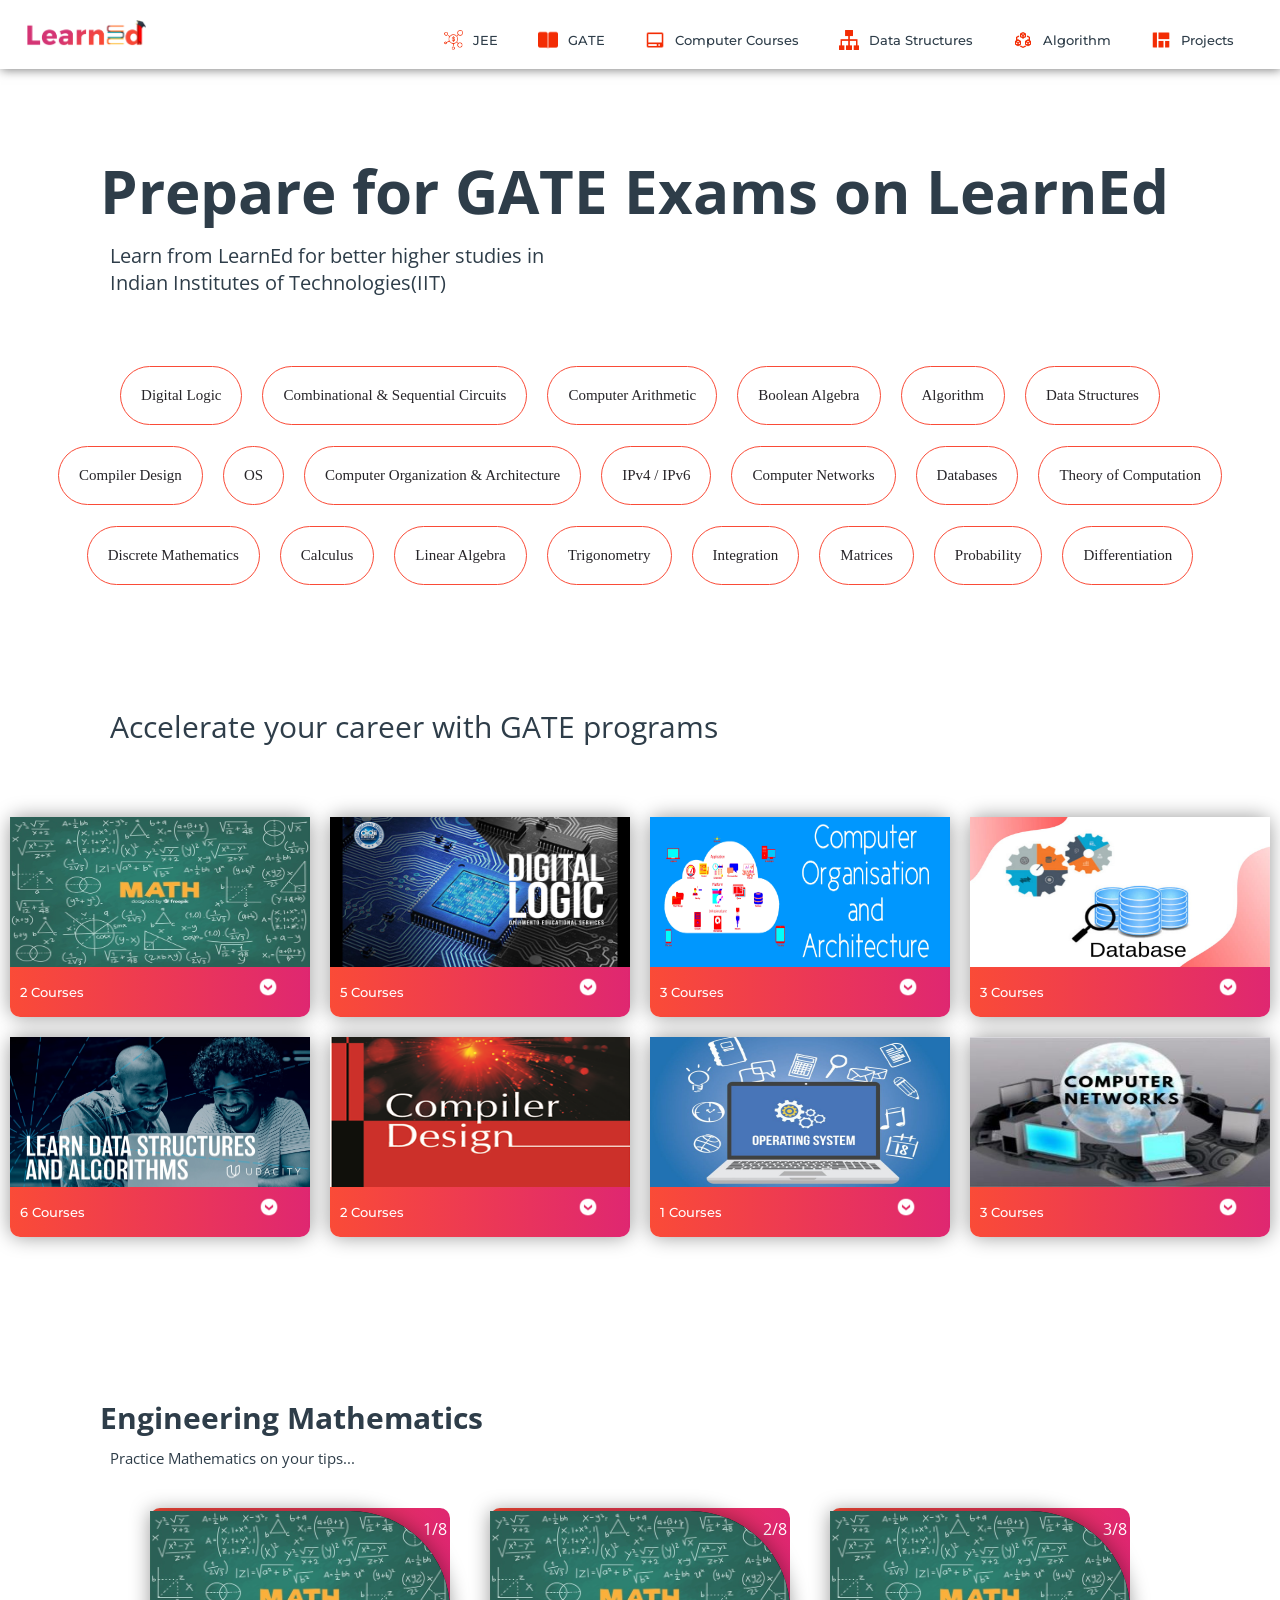
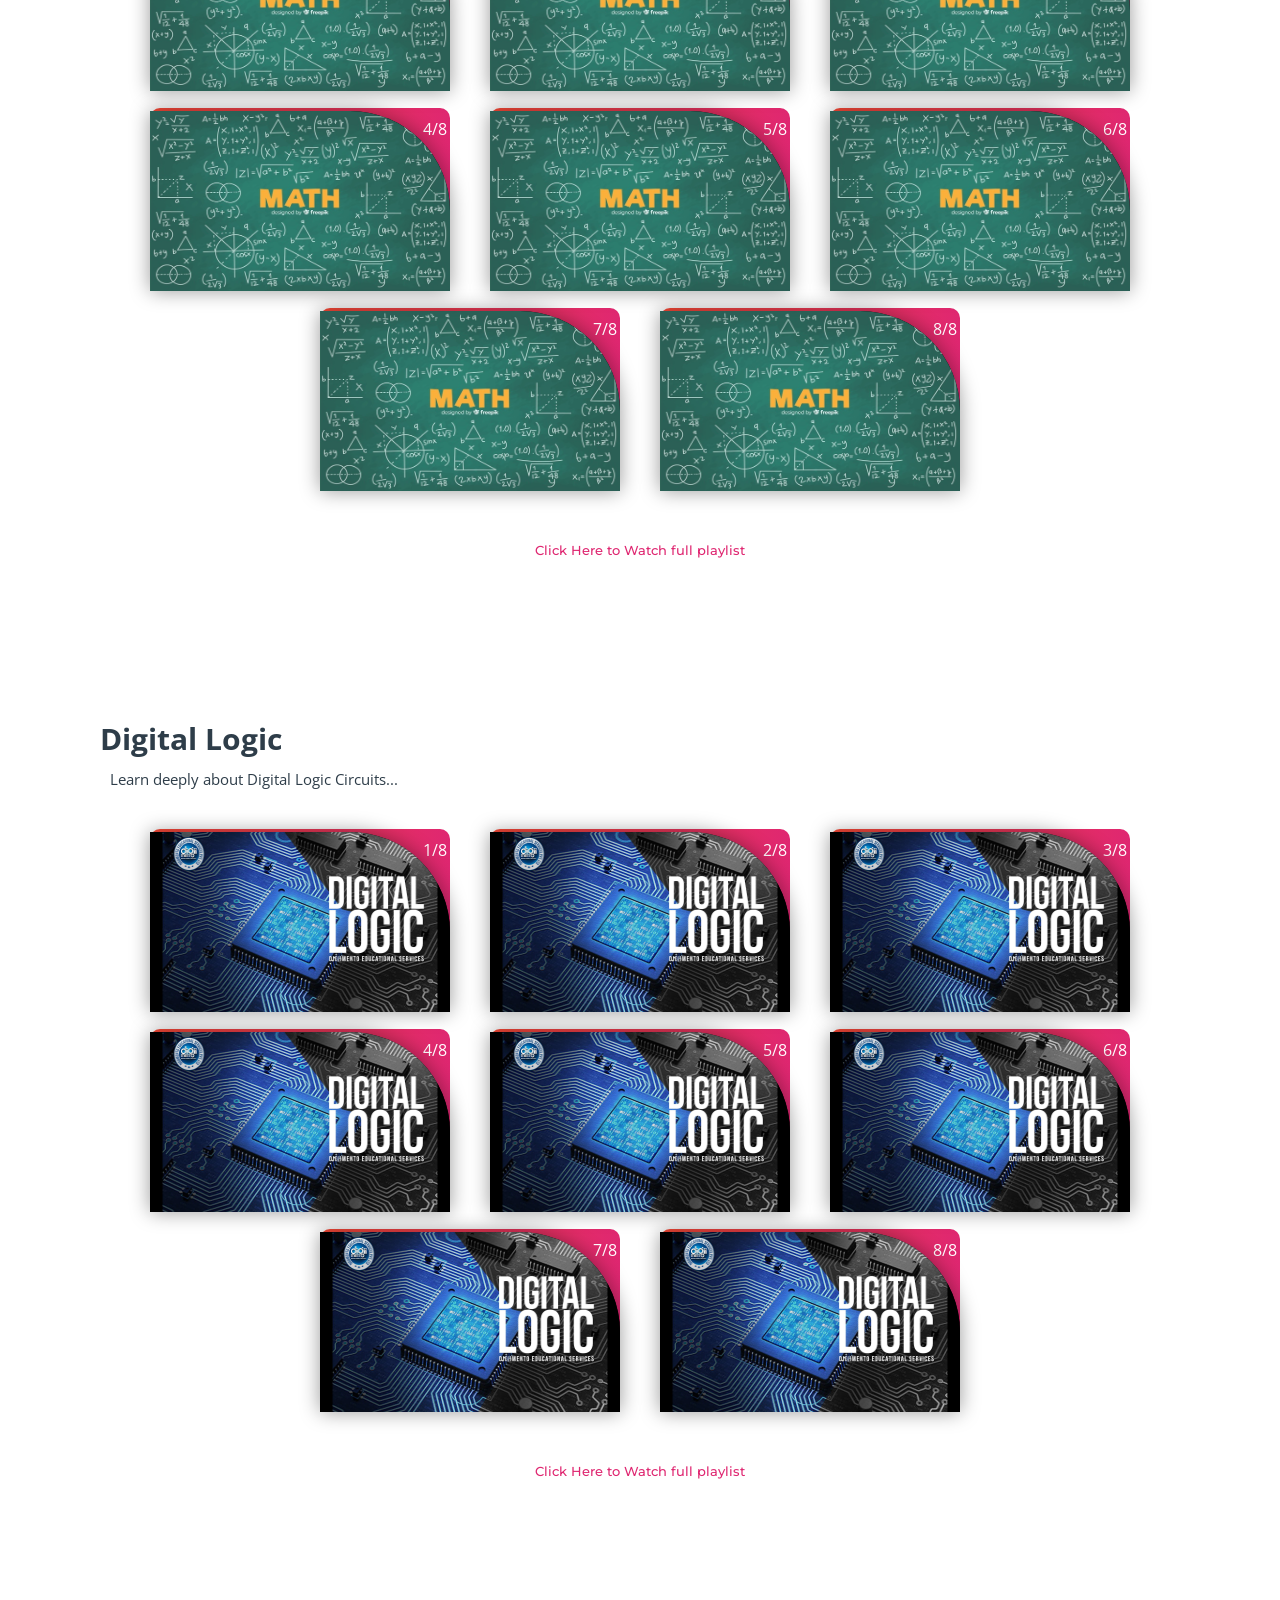
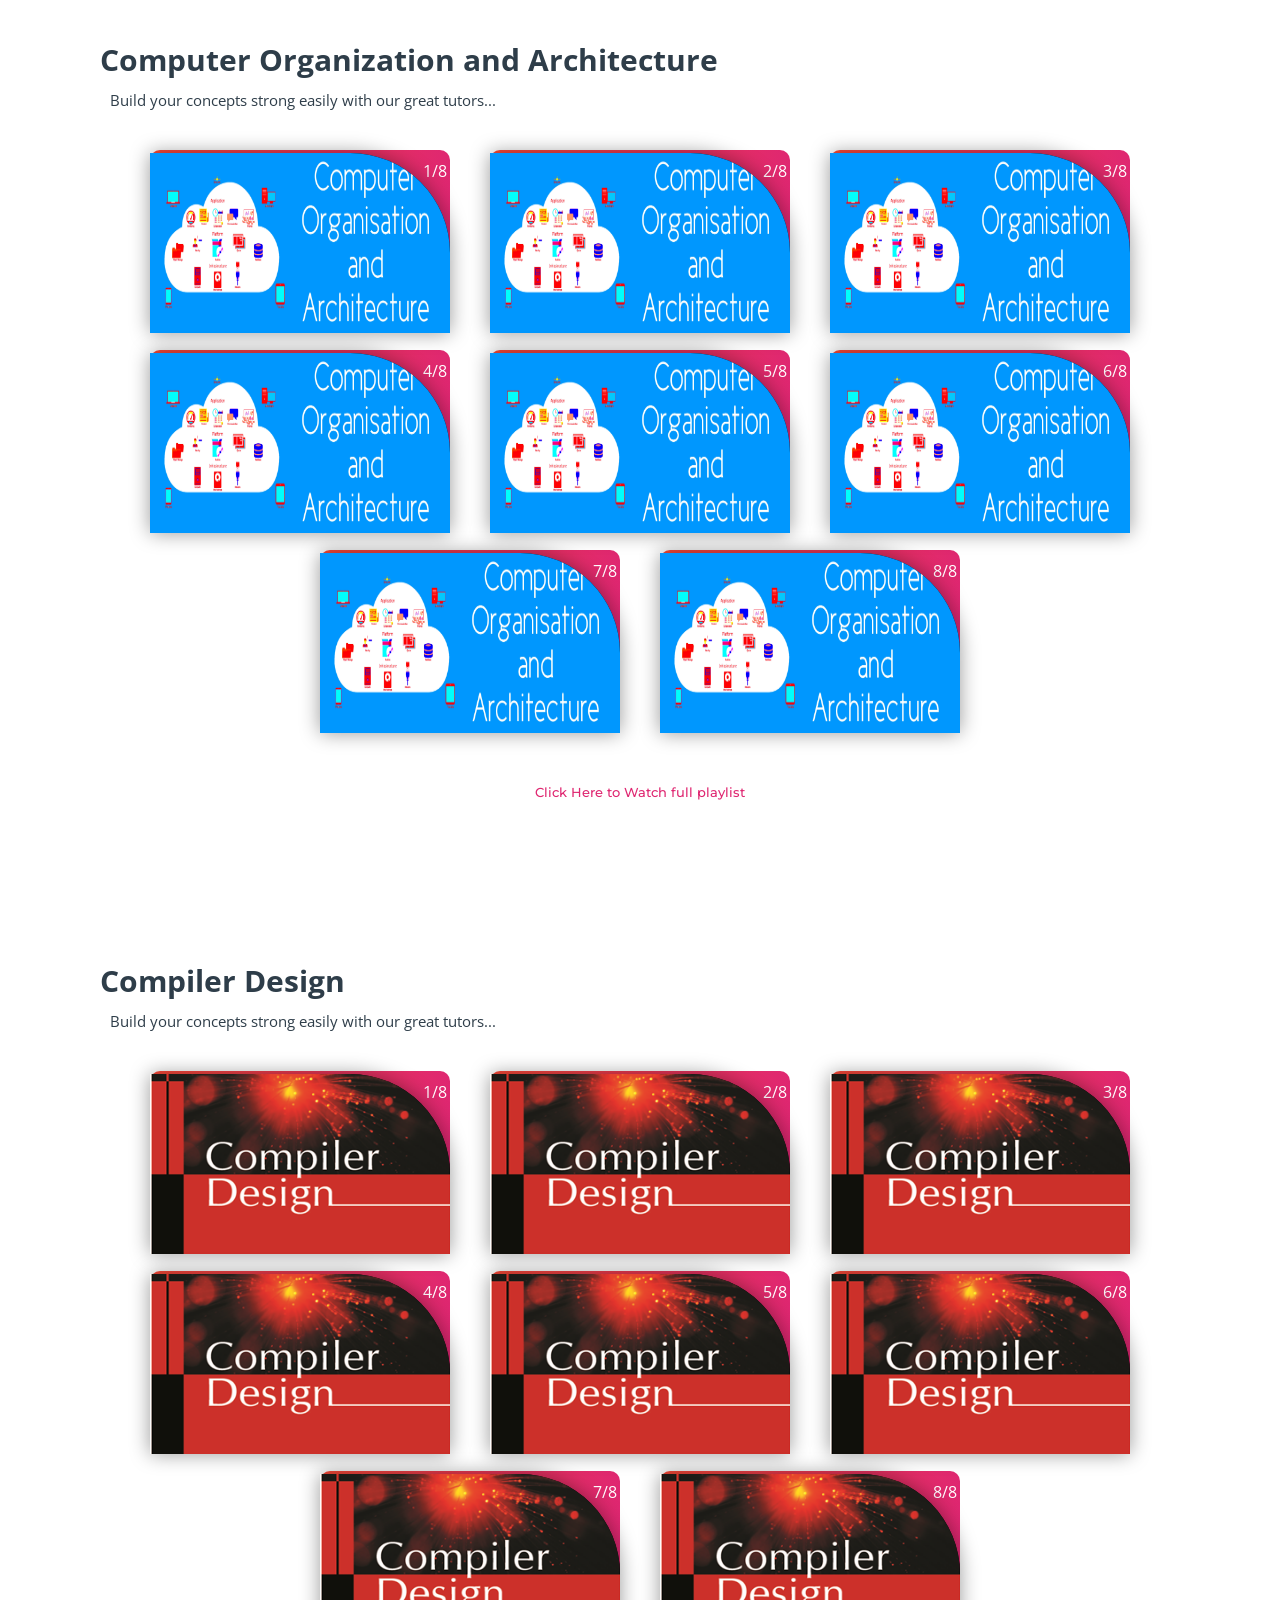
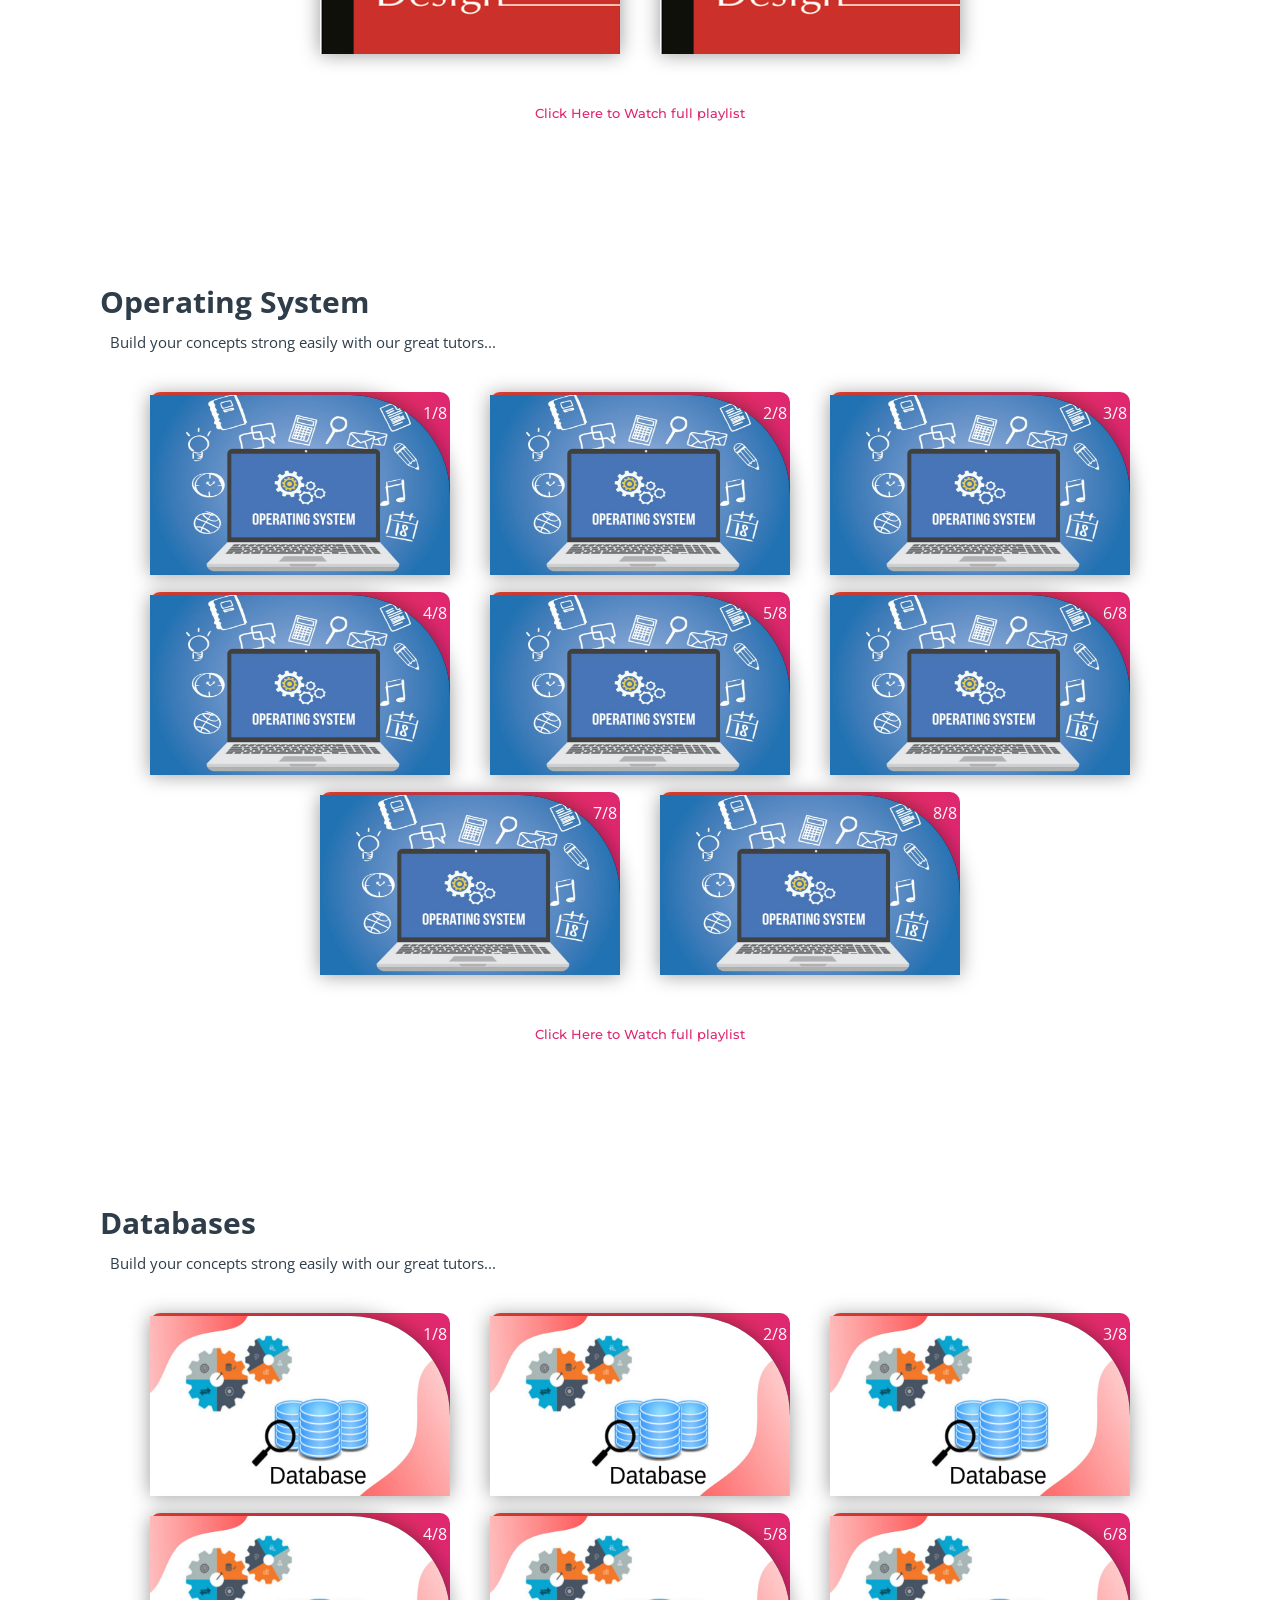
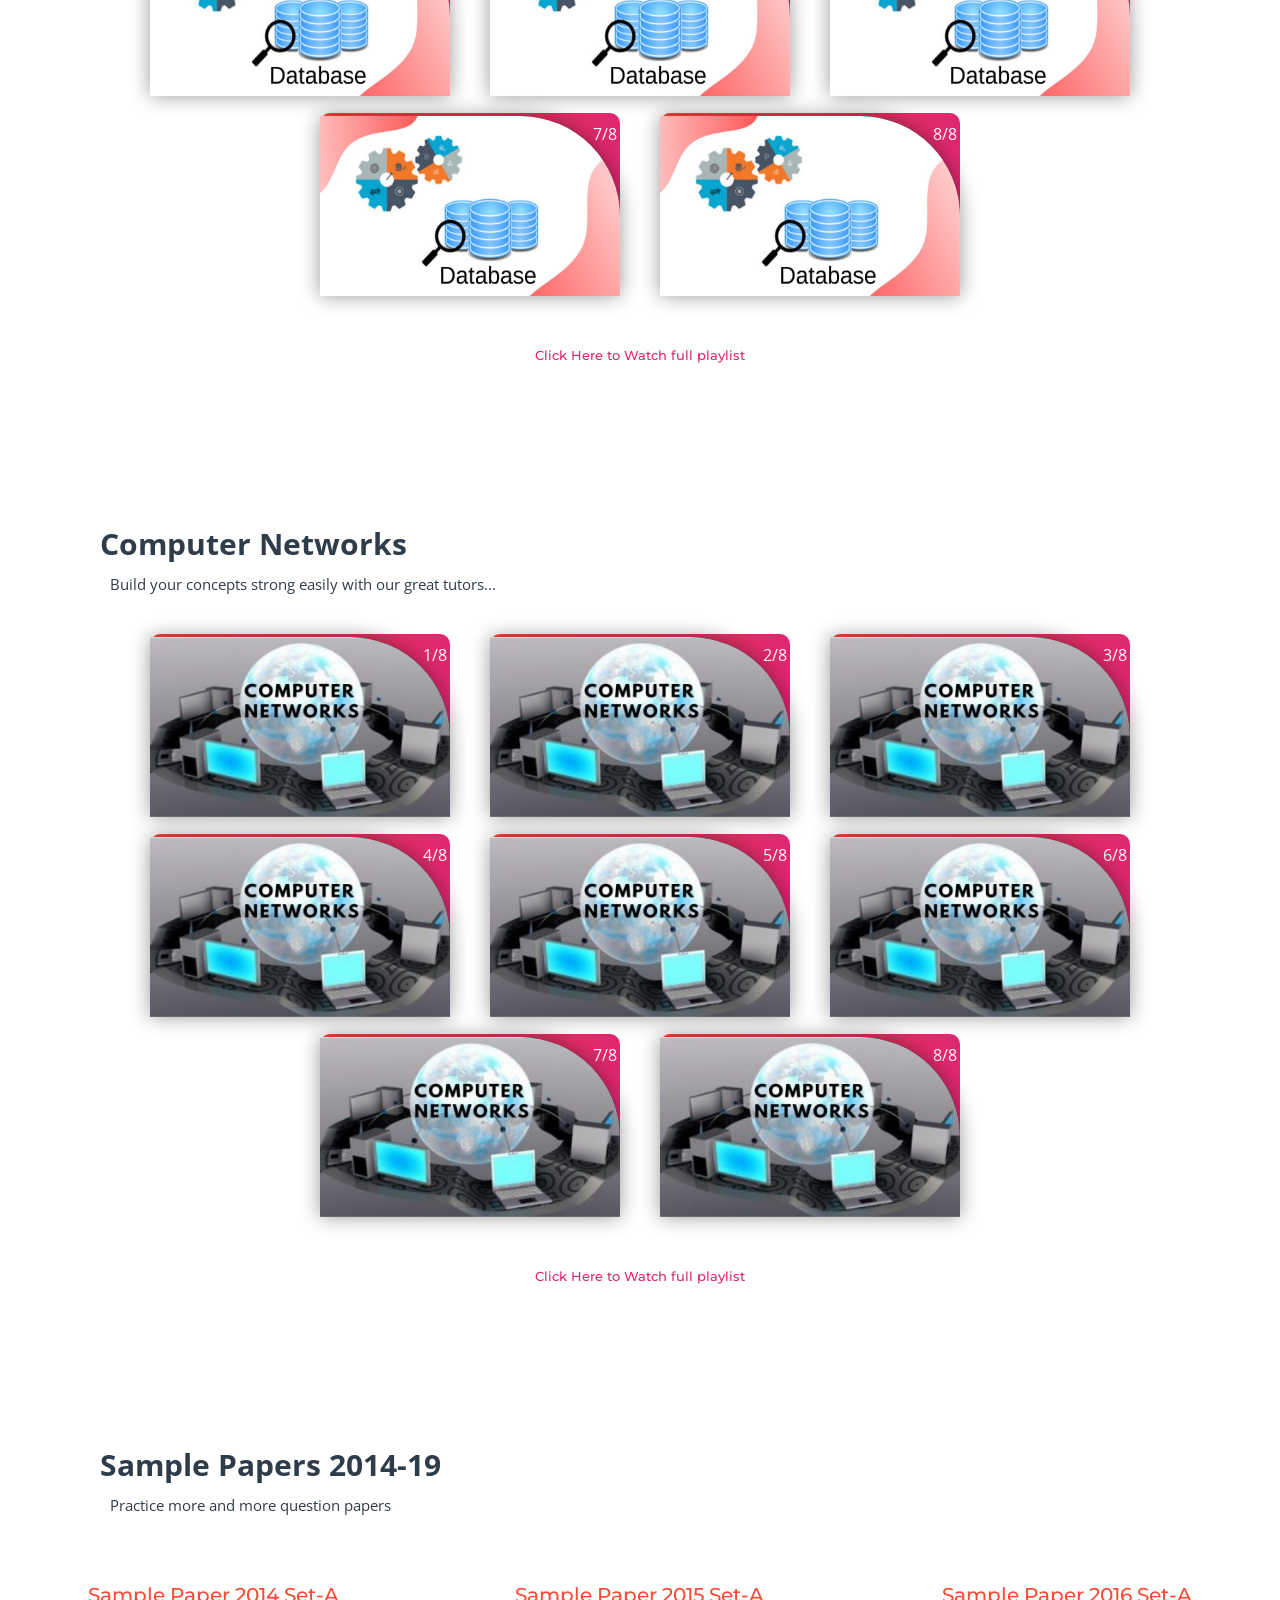
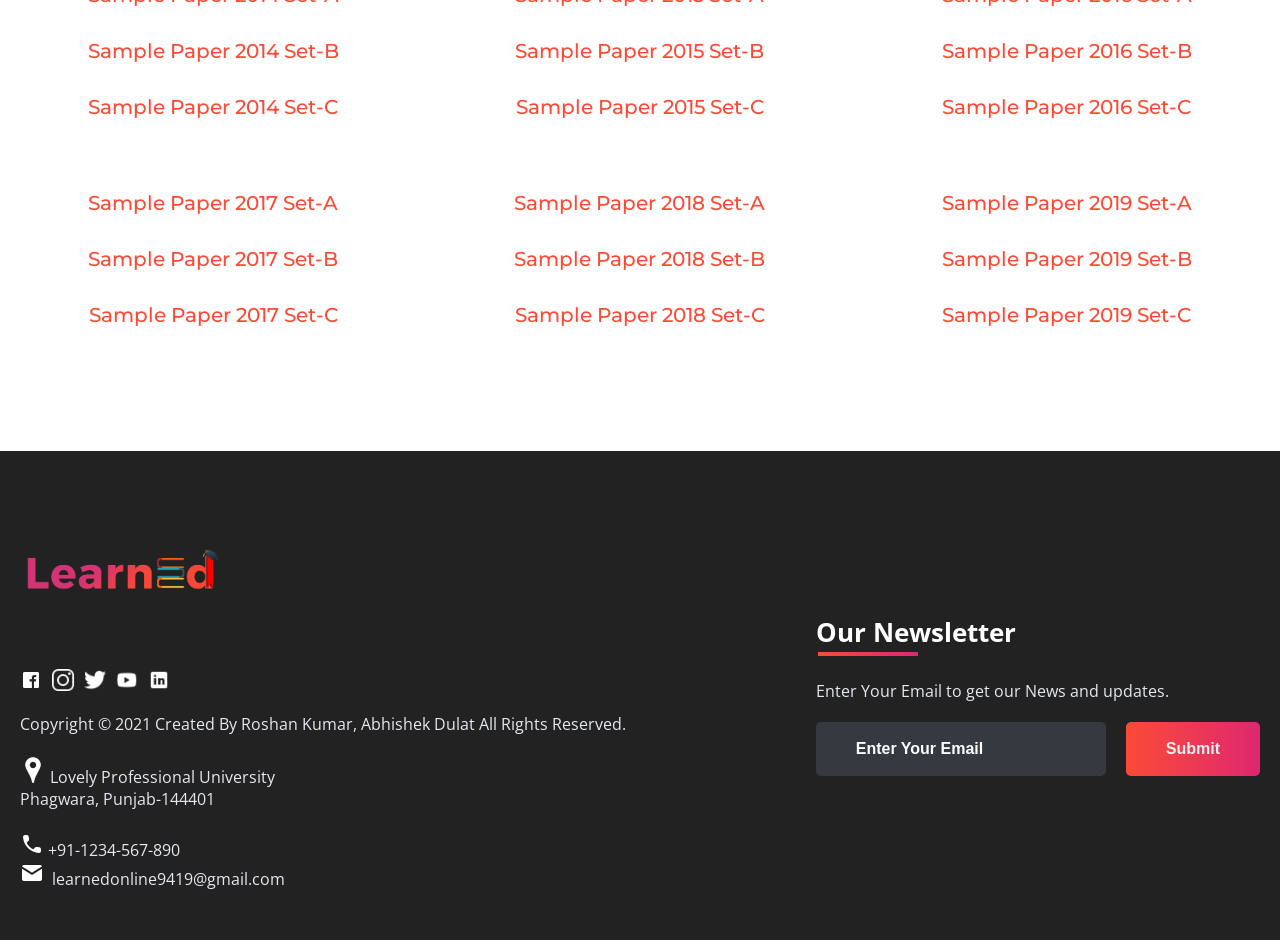
<file: subjects/gate.html>
<!DOCTYPE html>
<html>
<head>
	<link rel="shortcut icon" type="png" href="../images/icon/favicon.png">
	<title>Prepare for GATE on LearnEd</title>
	<link rel="stylesheet" type="text/css" href="subjects.css">
	<script type="text/javascript" src="../script.js"></script>
</head>
<body>

<!-- NAVIGATION -->
	<header>
		<div class="nav" id="nav">
			<div id="learned-logo">
			<a href="../index.html"><img src="../images/icon/logo.png" style="width: 120px;"></a></div>
			<div class="switch-tab" id="switch-tab" onclick="switchTAB()"><img src="../images/icon/menu.png"></div>
			<ul id="list-switch">
				<li><a href="jee.html"><img src="../images/courses/d1.png" class="icon">JEE</a></li>
				<li><a href="#"><img src="../images/courses/paper.png" class="icon">GATE</a></li>
				<li><a href="computer_courses.html"><img src="../images/courses/computer.png" class="icon">Computer Courses</a></li>
				<li><a href="computer_courses.html#data"><img src="../images/courses/data.png" class="icon">Data Structures</a></li>
				<li><a href="computer_courses.html#algo"><img src="../images/courses/algo.png" class="icon">Algorithm</a></li>
				<li><a href="computer_courses.html#projects"><img src="../images/courses/projects.png" class="icon">Projects</a></li>
			</ul>
			<div class="search" id="search-switch">
				<input type="text" placeholder="Search" class="srch"><button id="srchbtn"><img src="../images/icon/search.png"></button>
			</div>
		</div>
	</header>


<!-- Main Title of the Page -->
	<div class="title">
		<span>Prepare for GATE Exams on LearnEd</span>
		<div class="shortdesc">
			<p>Learn from LearnEd for better higher studies in<br> Indian Institutes of Technologies(IIT)</p>
		</div>
	</div>


<!-- Some KeyWords related to topic -->
	<div class="course">
		<div class="cbox">
		<div class="det"><a href="#digital">Digital Logic</a></div>
		<div class="det"><a href="https://en.wikipedia.org/wiki/Sequential_logic" target="_blank">Combinational & Sequential Circuits</a></div>
		<div class="det"><a href="https://en.wikipedia.org/wiki/ALU" target="_blank">Computer Arithmetic</a></div>
		<div class="det"><a href="https://en.wikipedia.org/wiki/Boolean_algebra" target="_blank">Boolean Algebra</a></div>
		<div class="det"><a href="computer_courses.html#algo">Algorithm</a></div>
		<div class="det"><a href="computer_courses.html#data">Data Structures</a></div>
		</div>
		<div class="cbox">
		<div class="det"><a href="#compiler">Compiler Design</a></div>
		<div class="det"><a href="#os">OS</a></div>
		<div class="det"><a href="#coaa">Computer Organization & Architecture</a></div>
		<div class="det"><a href="https://en.wikipedia.org/wiki/IPv4" target="_blank">IPv4 / IPv6</a></div>
		<div class="det"><a href="#cn">Computer Networks</a></div>
		<div class="det"><a href="#database">Databases</a></div>
		<div class="det"><a href="https://en.wikipedia.org/wiki/Theory_of_computation" target="_blank">Theory of Computation</a></div>
		</div>
		<div class="cbox">
		<div class="det"><a href="#math">Discrete Mathematics</a></div>
		<div class="det"><a href="#math">Calculus</a></div>
		<div class="det"><a href="#math">Linear Algebra</a></div>
		<div class="det"><a href="#math">Trigonometry</a></div>
		<div class="det"><a href="#math">Integration</a></div>
		<div class="det"><a href="#math">Matrices</a></div>
		<div class="det"><a href="#math">Probability</a></div>
		<div class="det"><a href="#math">Differentiation</a></div>
		</div>
	</div>


<!-- Courses Available -->
	<div class="inbt">
		Accelerate your career with GATE programs
	</div>

	<div class="ccard">
	<center>
		<div class="ccardbox">
			<div class="dcard">
				<div class="fpart"><img src="../images/courses/math.jpg"></div>
				<a href="#math"><div class="spart">2 Courses <img src="../images/icon/dropdown.png"></div></a>
			</div>
			<div class="dcard">
				<div class="fpart"><img src="../images/courses/digital.jpg"></div>
				<a href="#digital"><div class="spart">5 Courses <img src="../images/icon/dropdown.png"></div></a>
			</div>
			<div class="dcard">
				<div class="fpart"><img src="../images/courses/coaa.jpg"></div>
				<a href="#coaa"><div class="spart">3 Courses <img src="../images/icon/dropdown.png"></div></a>
			</div>
			<div class="dcard">
				<div class="fpart"><img src="../images/courses/database.jpg"></div>
				<a href="#database"><div class="spart">3 Courses <img src="../images/icon/dropdown.png"></div></a>
			</div>
			<div class="dcard">
				<div class="fpart"><img src="../images/courses/data-algo.jpg"></div>
				<a href="computer_courses.html#data"><div class="spart">6 Courses <img src="../images/icon/dropdown.png"></div></a>
			</div>
			<div class="dcard">
				<div class="fpart"><img src="../images/courses/compiler.jpg"></div>
				<a href="#compiler"><div class="spart">2 Courses <img src="../images/icon/dropdown.png"></div></a>
			</div>
			<div class="dcard">
				<div class="fpart"><img src="../images/courses/os.jpg"></div>
				<a href="#os"><div class="spart">1 Courses <img src="../images/icon/dropdown.png"></div></a>
			</div>
			<div class="dcard">
				<div class="fpart"><img src="../images/courses/cn.jpg"></div>
				<a href="#cn"><div class="spart">3 Courses <img src="../images/icon/dropdown.png"></div></a>
			</div>
		</div>
	</center>
	</div>


<!-- Videos on ENGINEERING MATHEMATICS Lectures -->

	<div class="title2" id="math">
		<span>Engineering Mathematics</span>
		<div class="shortdesc2">
			<p>Practice Mathematics on your tips...</p>
		</div>
	</div>
	
	<center>
		<div class="ccardbox2">
			<div class="dcard2"><span class="tag" >1/8</span>
				<div class="fpart2"><img src="../images/courses/math.jpg">
					<iframe src="https://www.youtube.com/embed/xxGyTHWrHZg" frameborder="0" allow="accelerometer; autoplay; encrypted-media; gyroscope; picture-in-picture" allowfullscreen></iframe>
				</div>
			</div>
			<div class="dcard2"><span class="tag" >2/8</span>
				<div class="fpart2"><img src="../images/courses/math.jpg">
					<iframe src="https://www.youtube.com/embed/xxGyTHWrHZg" frameborder="0" allow="accelerometer; autoplay; encrypted-media; gyroscope; picture-in-picture" allowfullscreen></iframe>
				</div>
			</div>
			<div class="dcard2"><span class="tag" >3/8</span>
				<div class="fpart2"><img src="../images/courses/math.jpg">
					<iframe src="https://www.youtube.com/embed/xxGyTHWrHZg" frameborder="0" allow="accelerometer; autoplay; encrypted-media; gyroscope; picture-in-picture" allowfullscreen></iframe>
				</div>
			</div>
			<div class="dcard2"><span class="tag" >4/8</span>
				<div class="fpart2"><img src="../images/courses/math.jpg">
					<iframe src="https://www.youtube.com/embed/xxGyTHWrHZg" frameborder="0" allow="accelerometer; autoplay; encrypted-media; gyroscope; picture-in-picture" allowfullscreen></iframe>
				</div>
			</div>
		
			<div class="dcard2"><span class="tag" >5/8</span>
				<div class="fpart2"><img src="../images/courses/math.jpg">
					<iframe src="https://www.youtube.com/embed/xxGyTHWrHZg" frameborder="0" allow="accelerometer; autoplay; encrypted-media; gyroscope; picture-in-picture" allowfullscreen></iframe>
				</div>
			</div>
			<div class="dcard2"><span class="tag" >6/8</span>
				<div class="fpart2"><img src="../images/courses/math.jpg">
					<iframe src="https://www.youtube.com/embed/xxGyTHWrHZg" frameborder="0" allow="accelerometer; autoplay; encrypted-media; gyroscope; picture-in-picture" allowfullscreen></iframe>
				</div>
			</div>
			<div class="dcard2"><span class="tag" >7/8</span>
				<div class="fpart2"><img src="../images/courses/math.jpg">
					<iframe src="https://www.youtube.com/embed/xxGyTHWrHZg" frameborder="0" allow="accelerometer; autoplay; encrypted-media; gyroscope; picture-in-picture" allowfullscreen></iframe>
				</div>
			</div>
			<div class="dcard2"><span class="tag" >8/8</span>
				<div class="fpart2"><img src="../images/courses/math.jpg">
					<iframe src="https://www.youtube.com/embed/xxGyTHWrHZg" frameborder="0" allow="accelerometer; autoplay; encrypted-media; gyroscope; picture-in-picture" allowfullscreen></iframe>
				</div>
			</div>
		</div>
	</center>
<br><br>
	<div class="click-me">
		<a href="https://www.youtube.com/watch?v=xxGyTHWrHZg" target="_blank">Click Here to Watch full playlist</a>
	</div>



<!-- Videos on DIGITAL LOGIC Lectures -->

	<div class="title2" id="digital">
		<span>Digital Logic</span>
		<div class="shortdesc2">
			<p>Learn deeply about Digital Logic Circuits...</p>
		</div>
	</div>
	<center>
		<div class="ccardbox2">
			<div class="dcard2"><span class="tag" >1/8</span>
				<div class="fpart2"><img src="../images/courses/digital.jpg">
					<iframe src="https://www.youtube.com/embed/-M7oIM8hKSU" frameborder="0" allow="accelerometer; autoplay; encrypted-media; gyroscope; picture-in-picture" allowfullscreen></iframe>
				</div>
			</div>
			<div class="dcard2"><span class="tag" >2/8</span>
				<div class="fpart2"><img src="../images/courses/digital.jpg">
					<iframe src="https://www.youtube.com/embed/-M7oIM8hKSU" frameborder="0" allow="accelerometer; autoplay; encrypted-media; gyroscope; picture-in-picture" allowfullscreen></iframe>
				</div>
			</div>
			<div class="dcard2"><span class="tag" >3/8</span>
				<div class="fpart2"><img src="../images/courses/digital.jpg">
					<iframe src="https://www.youtube.com/embed/-M7oIM8hKSU" frameborder="0" allow="accelerometer; autoplay; encrypted-media; gyroscope; picture-in-picture" allowfullscreen></iframe>
				</div>
			</div>
			<div class="dcard2"><span class="tag" >4/8</span>
				<div class="fpart2"><img src="../images/courses/digital.jpg">
					<iframe src="https://www.youtube.com/embed/-M7oIM8hKSU" frameborder="0" allow="accelerometer; autoplay; encrypted-media; gyroscope; picture-in-picture" allowfullscreen></iframe>
				</div>
			</div>
		
			<div class="dcard2"><span class="tag" >5/8</span>
				<div class="fpart2"><img src="../images/courses/digital.jpg">
					<iframe src="https://www.youtube.com/embed/-M7oIM8hKSU" frameborder="0" allow="accelerometer; autoplay; encrypted-media; gyroscope; picture-in-picture" allowfullscreen></iframe>
				</div>
			</div>
			<div class="dcard2"><span class="tag" >6/8</span>
				<div class="fpart2"><img src="../images/courses/digital.jpg">
					<iframe src="https://www.youtube.com/embed/-M7oIM8hKSU" frameborder="0" allow="accelerometer; autoplay; encrypted-media; gyroscope; picture-in-picture" allowfullscreen></iframe>
				</div>
			</div>
			<div class="dcard2"><span class="tag" >7/8</span>
				<div class="fpart2"><img src="../images/courses/digital.jpg">
					<iframe src="https://www.youtube.com/embed/-M7oIM8hKSU" frameborder="0" allow="accelerometer; autoplay; encrypted-media; gyroscope; picture-in-picture" allowfullscreen></iframe>
				</div>
			</div>
			<div class="dcard2"><span class="tag" >8/8</span>
				<div class="fpart2"><img src="../images/courses/digital.jpg">
					<iframe src="https://www.youtube.com/embed/-M7oIM8hKSU" frameborder="0" allow="accelerometer; autoplay; encrypted-media; gyroscope; picture-in-picture" allowfullscreen></iframe>
				</div>
			</div>
		</div>
	</center>
<br><br>
	<div class="click-me">
		<a href="https://youtu.be/-M7oIM8hKSU" target="_blank">Click Here to Watch full playlist</a>
	</div>



<!-- Videos on COMPUTER ORGANIZATION and ARCHITECTURE Lectures -->

	<div class="title2" id="coaa">
		<span>Computer Organization and Architecture</span>
		<div class="shortdesc2">
			<p>Build your concepts strong easily with our great tutors...</p>
		</div>
	</div>
	<center>
		<div class="ccardbox2">
			<div class="dcard2"><span class="tag" >1/8</span>
				<div class="fpart2"><img src="../images/courses/coaa.jpg">
					<iframe src="https://www.youtube.com/embed/q6oiRtKTpX4" frameborder="0" allow="accelerometer; autoplay; encrypted-media; gyroscope; picture-in-picture" allowfullscreen></iframe>
				</div>
			</div>
			<div class="dcard2"><span class="tag" >2/8</span>
				<div class="fpart2"><img src="../images/courses/coaa.jpg">
					<iframe src="https://www.youtube.com/embed/q6oiRtKTpX4" frameborder="0" allow="accelerometer; autoplay; encrypted-media; gyroscope; picture-in-picture" allowfullscreen></iframe>
				</div>
			</div>
			<div class="dcard2"><span class="tag" >3/8</span>
				<div class="fpart2"><img src="../images/courses/coaa.jpg">
					<iframe src="https://www.youtube.com/embed/q6oiRtKTpX4" frameborder="0" allow="accelerometer; autoplay; encrypted-media; gyroscope; picture-in-picture" allowfullscreen></iframe>
				</div>
			</div>
			<div class="dcard2"><span class="tag" >4/8</span>
				<div class="fpart2"><img src="../images/courses/coaa.jpg">
					<iframe src="https://www.youtube.com/embed/q6oiRtKTpX4" frameborder="0" allow="accelerometer; autoplay; encrypted-media; gyroscope; picture-in-picture" allowfullscreen></iframe>
				</div>
			</div>
		
			<div class="dcard2"><span class="tag" >5/8</span>
				<div class="fpart2"><img src="../images/courses/coaa.jpg">
					<iframe src="https://www.youtube.com/embed/q6oiRtKTpX4" frameborder="0" allow="accelerometer; autoplay; encrypted-media; gyroscope; picture-in-picture" allowfullscreen></iframe>
				</div>
			</div>
			<div class="dcard2"><span class="tag" >6/8</span>
				<div class="fpart2"><img src="../images/courses/coaa.jpg">
					<iframe src="https://www.youtube.com/embed/q6oiRtKTpX4" frameborder="0" allow="accelerometer; autoplay; encrypted-media; gyroscope; picture-in-picture" allowfullscreen></iframe>
				</div>
			</div>
			<div class="dcard2"><span class="tag" >7/8</span>
				<div class="fpart2"><img src="../images/courses/coaa.jpg">
					<iframe src="https://www.youtube.com/embed/q6oiRtKTpX4" frameborder="0" allow="accelerometer; autoplay; encrypted-media; gyroscope; picture-in-picture" allowfullscreen></iframe>
				</div>
			</div>
			<div class="dcard2"><span class="tag" >8/8</span>
				<div class="fpart2"><img src="../images/courses/coaa.jpg">
					<iframe src="https://www.youtube.com/embed/q6oiRtKTpX4" frameborder="0" allow="accelerometer; autoplay; encrypted-media; gyroscope; picture-in-picture" allowfullscreen></iframe>
				</div>
			</div>
		</div>
	</center>
<br><br>
	<div class="click-me">
		<a href="https://youtu.be/q6oiRtKTpX4" target="_blank">Click Here to Watch full playlist</a>
	</div>



<!-- Videos on COMPILER Lectures -->

	<div class="title2" id="compiler">
		<span>Compiler Design</span>
		<div class="shortdesc2">
			<p>Build your concepts strong easily with our great tutors...</p>
		</div>
	</div>
	<center>
		<div class="ccardbox2">
			<div class="dcard2"><span class="tag" >1/8</span>
				<div class="fpart2"><img src="../images/courses/compiler.jpg">
					<iframe src="https://www.youtube.com/embed/yNZIhF6pxjM" frameborder="0" allow="accelerometer; autoplay; encrypted-media; gyroscope; picture-in-picture" allowfullscreen></iframe>
				</div>
			</div>
			<div class="dcard2"><span class="tag" >2/8</span>
				<div class="fpart2"><img src="../images/courses/compiler.jpg">
					<iframe src="https://www.youtube.com/embed/yNZIhF6pxjM" frameborder="0" allow="accelerometer; autoplay; encrypted-media; gyroscope; picture-in-picture" allowfullscreen></iframe>
				</div>
			</div>
			<div class="dcard2"><span class="tag" >3/8</span>
				<div class="fpart2"><img src="../images/courses/compiler.jpg">
					<iframe src="https://www.youtube.com/embed/yNZIhF6pxjM" frameborder="0" allow="accelerometer; autoplay; encrypted-media; gyroscope; picture-in-picture" allowfullscreen></iframe>
				</div>
			</div>
			<div class="dcard2"><span class="tag" >4/8</span>
				<div class="fpart2"><img src="../images/courses/compiler.jpg">
					<iframe src="https://www.youtube.com/embed/yNZIhF6pxjM" frameborder="0" allow="accelerometer; autoplay; encrypted-media; gyroscope; picture-in-picture" allowfullscreen></iframe>
				</div>
			</div>
		
			<div class="dcard2"><span class="tag" >5/8</span>
				<div class="fpart2"><img src="../images/courses/compiler.jpg">
					<iframe src="https://www.youtube.com/embed/yNZIhF6pxjM" frameborder="0" allow="accelerometer; autoplay; encrypted-media; gyroscope; picture-in-picture" allowfullscreen></iframe>
				</div>
			</div>
			<div class="dcard2"><span class="tag" >6/8</span>
				<div class="fpart2"><img src="../images/courses/compiler.jpg">
					<iframe src="https://www.youtube.com/embed/yNZIhF6pxjM" frameborder="0" allow="accelerometer; autoplay; encrypted-media; gyroscope; picture-in-picture" allowfullscreen></iframe>
				</div>
			</div>
			<div class="dcard2"><span class="tag" >7/8</span>
				<div class="fpart2"><img src="../images/courses/compiler.jpg">
					<iframe src="https://www.youtube.com/embed/yNZIhF6pxjM" frameborder="0" allow="accelerometer; autoplay; encrypted-media; gyroscope; picture-in-picture" allowfullscreen></iframe>
				</div>
			</div>
			<div class="dcard2"><span class="tag" >8/8</span>
				<div class="fpart2"><img src="../images/courses/compiler.jpg">
					<iframe src="https://www.youtube.com/embed/yNZIhF6pxjM" frameborder="0" allow="accelerometer; autoplay; encrypted-media; gyroscope; picture-in-picture" allowfullscreen></iframe>
				</div>
			</div>
		</div>
	</center>
<br><br>
	<div class="click-me">
		<a href="https://youtu.be/yNZIhF6pxjM" target="_blank">Click Here to Watch full playlist</a>
	</div>



<!-- Videos on OPERATING SYSTEM Lectures -->


<div class="title2" id="os">
		<span>Operating System</span>
		<div class="shortdesc2">
			<p>Build your concepts strong easily with our great tutors...</p>
		</div>
	</div>
	<center>
		<div class="ccardbox2">
			<div class="dcard2"><span class="tag" >1/8</span>
				<div class="fpart2"><img src="../images/courses/os.jpg">
					<iframe src="https://www.youtube.com/embed/vBURTt97EkA" frameborder="0" allow="accelerometer; autoplay; encrypted-media; gyroscope; picture-in-picture" allowfullscreen></iframe>
				</div>
			</div>
			<div class="dcard2"><span class="tag" >2/8</span>
				<div class="fpart2"><img src="../images/courses/os.jpg">
					<iframe src="https://www.youtube.com/embed/vBURTt97EkA" frameborder="0" allow="accelerometer; autoplay; encrypted-media; gyroscope; picture-in-picture" allowfullscreen></iframe>
				</div>
			</div>
			<div class="dcard2"><span class="tag" >3/8</span>
				<div class="fpart2"><img src="../images/courses/os.jpg">
					<iframe src="https://www.youtube.com/embed/vBURTt97EkA" frameborder="0" allow="accelerometer; autoplay; encrypted-media; gyroscope; picture-in-picture" allowfullscreen></iframe>
				</div>
			</div>
			<div class="dcard2"><span class="tag" >4/8</span>
				<div class="fpart2"><img src="../images/courses/os.jpg">
					<iframe src="https://www.youtube.com/embed/vBURTt97EkA" frameborder="0" allow="accelerometer; autoplay; encrypted-media; gyroscope; picture-in-picture" allowfullscreen></iframe>
				</div>
			</div>
		
			<div class="dcard2"><span class="tag" >5/8</span>
				<div class="fpart2"><img src="../images/courses/os.jpg">
					<iframe src="https://www.youtube.com/embed/vBURTt97EkA" frameborder="0" allow="accelerometer; autoplay; encrypted-media; gyroscope; picture-in-picture" allowfullscreen></iframe>
				</div>
			</div>
			<div class="dcard2"><span class="tag" >6/8</span>
				<div class="fpart2"><img src="../images/courses/os.jpg">
					<iframe src="https://www.youtube.com/embed/vBURTt97EkA" frameborder="0" allow="accelerometer; autoplay; encrypted-media; gyroscope; picture-in-picture" allowfullscreen></iframe>
				</div>
			</div>
			<div class="dcard2"><span class="tag" >7/8</span>
				<div class="fpart2"><img src="../images/courses/os.jpg">
					<iframe src="https://www.youtube.com/embed/vBURTt97EkA" frameborder="0" allow="accelerometer; autoplay; encrypted-media; gyroscope; picture-in-picture" allowfullscreen></iframe>
				</div>
			</div>
			<div class="dcard2"><span class="tag" >8/8</span>
				<div class="fpart2"><img src="../images/courses/os.jpg">
					<iframe src="https://www.youtube.com/embed/vBURTt97EkA" frameborder="0" allow="accelerometer; autoplay; encrypted-media; gyroscope; picture-in-picture" allowfullscreen></iframe>
				</div>
			</div>
		</div>
	</center>

<br><br>
	<div class="click-me">
		<a href="https://youtu.be/vBURTt97EkA" target="_blank">Click Here to Watch full playlist</a>
	</div>


<!-- Videos on DATABASE Lectures -->

<div class="title2" id="database">
		<span>Databases</span>
		<div class="shortdesc2">
			<p>Build your concepts strong easily with our great tutors...</p>
		</div>
	</div>
	<center>
		<div class="ccardbox2">
			<div class="dcard2"><span class="tag" >1/8</span>
				<div class="fpart2"><img src="../images/courses/database.jpg">
					<iframe src="https://www.youtube.com/embed/wR0jg0eQsZA" frameborder="0" allow="accelerometer; autoplay; encrypted-media; gyroscope; picture-in-picture" allowfullscreen></iframe>
				</div>
			</div>
			<div class="dcard2"><span class="tag" >2/8</span>
				<div class="fpart2"><img src="../images/courses/database.jpg">
					<iframe src="https://www.youtube.com/embed/wR0jg0eQsZA" frameborder="0" allow="accelerometer; autoplay; encrypted-media; gyroscope; picture-in-picture" allowfullscreen></iframe>
				</div>
			</div>
			<div class="dcard2"><span class="tag" >3/8</span>
				<div class="fpart2"><img src="../images/courses/database.jpg">
					<iframe src="https://www.youtube.com/embed/wR0jg0eQsZA" frameborder="0" allow="accelerometer; autoplay; encrypted-media; gyroscope; picture-in-picture" allowfullscreen></iframe>
				</div>
			</div>
			<div class="dcard2"><span class="tag" >4/8</span>
				<div class="fpart2"><img src="../images/courses/database.jpg">
					<iframe src="https://www.youtube.com/embed/wR0jg0eQsZA" frameborder="0" allow="accelerometer; autoplay; encrypted-media; gyroscope; picture-in-picture" allowfullscreen></iframe>
				</div>
			</div>
		
			<div class="dcard2"><span class="tag" >5/8</span>
				<div class="fpart2"><img src="../images/courses/database.jpg">
					<iframe src="https://www.youtube.com/embed/wR0jg0eQsZA" frameborder="0" allow="accelerometer; autoplay; encrypted-media; gyroscope; picture-in-picture" allowfullscreen></iframe>
				</div>
			</div>
			<div class="dcard2"><span class="tag" >6/8</span>
				<div class="fpart2"><img src="../images/courses/database.jpg">
					<iframe src="https://www.youtube.com/embed/wR0jg0eQsZA" frameborder="0" allow="accelerometer; autoplay; encrypted-media; gyroscope; picture-in-picture" allowfullscreen></iframe>
				</div>
			</div>
			<div class="dcard2"><span class="tag" >7/8</span>
				<div class="fpart2"><img src="../images/courses/database.jpg">
					<iframe src="https://www.youtube.com/embed/wR0jg0eQsZA" frameborder="0" allow="accelerometer; autoplay; encrypted-media; gyroscope; picture-in-picture" allowfullscreen></iframe>
				</div>
			</div>
			<div class="dcard2"><span class="tag" >8/8</span>
				<div class="fpart2"><img src="../images/courses/database.jpg">
					<iframe src="https://www.youtube.com/embed/wR0jg0eQsZA" frameborder="0" allow="accelerometer; autoplay; encrypted-media; gyroscope; picture-in-picture" allowfullscreen></iframe>
				</div>
			</div>
		</div>
	</center>
<br><br>
	<div class="click-me">
		<a href="https://youtu.be/wR0jg0eQsZA" target="_blank">Click Here to Watch full playlist</a>
	</div>



<!-- Videos on COMPUTER NETWORKS Lectures -->

<div class="title2" id="cn">
		<span>Computer Networks</span>
		<div class="shortdesc2">
			<p>Build your concepts strong easily with our great tutors...</p>
		</div>
	</div>
	<center>
		<div class="ccardbox2">
			<div class="dcard2"><span class="tag" >1/8</span>
				<div class="fpart2"><img src="../images/courses/cn.jpg">
					<iframe src="https://www.youtube.com/embed/qiQR5rTSshw" frameborder="0" allow="accelerometer; autoplay; encrypted-media; gyroscope; picture-in-picture" allowfullscreen></iframe>
				</div>
			</div>
			<div class="dcard2"><span class="tag" >2/8</span>
				<div class="fpart2"><img src="../images/courses/cn.jpg">
					<iframe src="https://www.youtube.com/embed/qiQR5rTSshw" frameborder="0" allow="accelerometer; autoplay; encrypted-media; gyroscope; picture-in-picture" allowfullscreen></iframe>
				</div>
			</div>
			<div class="dcard2"><span class="tag" >3/8</span>
				<div class="fpart2"><img src="../images/courses/cn.jpg">
					<iframe src="https://www.youtube.com/embed/qiQR5rTSshw" frameborder="0" allow="accelerometer; autoplay; encrypted-media; gyroscope; picture-in-picture" allowfullscreen></iframe>
				</div>
			</div>
			<div class="dcard2"><span class="tag" >4/8</span>
				<div class="fpart2"><img src="../images/courses/cn.jpg">
					<iframe src="https://www.youtube.com/embed/qiQR5rTSshw" frameborder="0" allow="accelerometer; autoplay; encrypted-media; gyroscope; picture-in-picture" allowfullscreen></iframe>
				</div>
			</div>
		
			<div class="dcard2"><span class="tag" >5/8</span>
				<div class="fpart2"><img src="../images/courses/cn.jpg">
					<iframe src="https://www.youtube.com/embed/qiQR5rTSshw" frameborder="0" allow="accelerometer; autoplay; encrypted-media; gyroscope; picture-in-picture" allowfullscreen></iframe>
				</div>
			</div>
			<div class="dcard2"><span class="tag" >6/8</span>
				<div class="fpart2"><img src="../images/courses/cn.jpg">
					<iframe src="https://www.youtube.com/embed/qiQR5rTSshw" frameborder="0" allow="accelerometer; autoplay; encrypted-media; gyroscope; picture-in-picture" allowfullscreen></iframe>
				</div>
			</div>
			<div class="dcard2"><span class="tag" >7/8</span>
				<div class="fpart2"><img src="../images/courses/cn.jpg">
					<iframe src="https://www.youtube.com/embed/qiQR5rTSshw" frameborder="0" allow="accelerometer; autoplay; encrypted-media; gyroscope; picture-in-picture" allowfullscreen></iframe>
				</div>
			</div>
			<div class="dcard2"><span class="tag" >8/8</span>
				<div class="fpart2"><img src="../images/courses/cn.jpg">
					<iframe src="https://www.youtube.com/embed/qiQR5rTSshw" frameborder="0" allow="accelerometer; autoplay; encrypted-media; gyroscope; picture-in-picture" allowfullscreen></iframe>
				</div>
			</div>
		</div>
	</center>

<br><br>
	<div class="click-me">
		<a href="https://youtu.be/qiQR5rTSshw" target="_blank">Click Here to Watch full playlist</a>
	</div>

	

<!-- Links for SAMPLE PAPERS of JEE MAINS & ADVANCED -->

	<div class="title2" id="sample_papers">
		<span>Sample Papers 2014-19</span>
		<div class="shortdesc2">
			<p>Practice more and more question papers</p>
		</div>
	</div>

	<div class="sample">
		<ul>
			<li><a href="../samplePapers/p1.pdf" target="_blank">Sample Paper 2014 Set-A</a></li>
			<li><a href="../samplePapers/p1.pdf" target="_blank">Sample Paper 2014 Set-B</a></li>
			<li><a href="../samplePapers/p1.pdf" target="_blank">Sample Paper 2014 Set-C</a></li>
		</ul>
		<ul>
			<li><a href="../samplePapers/p1.pdf" target="_blank">Sample Paper 2015 Set-A</a></li>
			<li><a href="../samplePapers/p1.pdf" target="_blank">Sample Paper 2015 Set-B</a></li>
			<li><a href="../samplePapers/p1.pdf" target="_blank">Sample Paper 2015 Set-C</a></li>
		</ul>
		<ul>
			<li><a href="../samplePapers/p1.pdf" target="_blank">Sample Paper 2016 Set-A</a></li>
			<li><a href="../samplePapers/p1.pdf" target="_blank">Sample Paper 2016 Set-B</a></li>
			<li><a href="../samplePapers/p1.pdf" target="_blank">Sample Paper 2016 Set-C</a></li>
		</ul>
	</div>
	<div class="sample lastSample">
		<ul>
			<li><a href="../samplePapers/p1.pdf" target="_blank">Sample Paper 2017 Set-A</a></li>
			<li><a href="../samplePapers/p1.pdf" target="_blank">Sample Paper 2017 Set-B</a></li>
			<li><a href="../samplePapers/p1.pdf" target="_blank">Sample Paper 2017 Set-C</a></li>
		</ul>
		<ul>
			<li><a href="../samplePapers/p1.pdf" target="_blank">Sample Paper 2018 Set-A</a></li>
			<li><a href="../samplePapers/p1.pdf" target="_blank">Sample Paper 2018 Set-B</a></li>
			<li><a href="../samplePapers/p1.pdf" target="_blank">Sample Paper 2018 Set-C</a></li>
		</ul>
		<ul>
			<li><a href="../samplePapers/p1.pdf" target="_blank">Sample Paper 2019 Set-A</a></li>
			<li><a href="../samplePapers/p1.pdf" target="_blank">Sample Paper 2019 Set-B</a></li>
			<li><a href="../samplePapers/p1.pdf" target="_blank">Sample Paper 2019 Set-C</a></li>
		</ul>
	</div>


<!-- FOOTER -->
<footer>
	<div class="footer-container">
		<div class="left-col">
			<img src="../images/icon/logo - Copy.png" style="width: 200px;">
			<div class="logo"></div>
			<div class="social-media">
				<a href="#"><img src="../images/icon\fb.png"></a>
				<a href="#"><img src="../images/icon\insta.png"></a>
				<a href="#"><img src="../images/icon\tt.png"></a>
				<a href="#"><img src="../images/icon\ytube.png"></a>
				<a href="#"><img src="../images/icon\linkedin.png"></a>
			</div><br><br>
			<p class="rights-text">Copyright © 2021 Created By Roshan Kumar, Abhishek Dulat All Rights Reserved.</p>
			<br><p><img src="../images/icon/location.png"> Lovely Professional University<br>Phagwara, Punjab-144401</p><br>
			<p><img src="../images/icon/phone.png"> +91-1234-567-890<br><img src="../images/icon/mail.png">&nbsp; learnedonline9419@gmail.com</p>
		</div>
		<div class="right-col">
			<h1 style="color: #fff">Our Newsletter</h1>
			<div class="border"></div><br>
			<p>Enter Your Email to get our News and updates.</p>
			<form class="newsletter-form">
				<input class="txtb" type="email" placeholder="Enter Your Email">
				<input class="btn" type="submit" value="Submit">
			</form>
		</div>
	</div>
</footer>

</body>
</html>
</file>
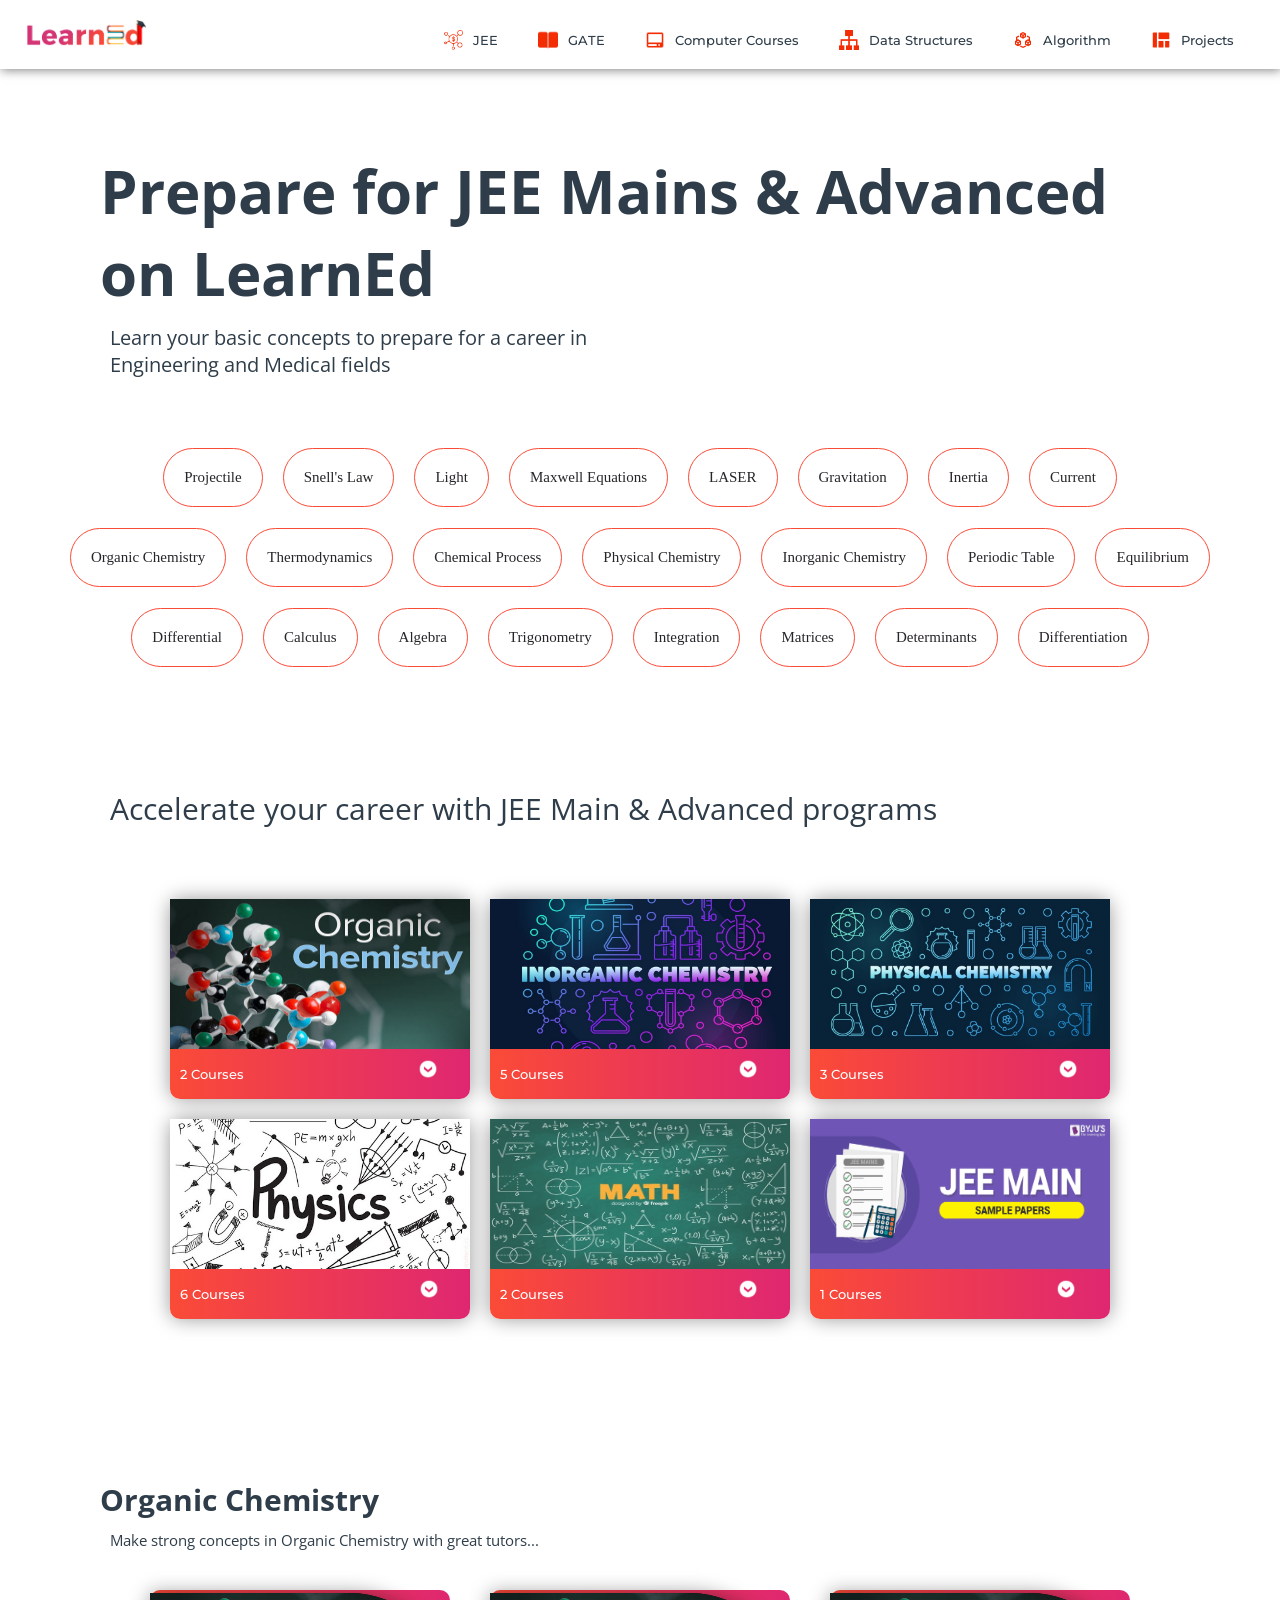
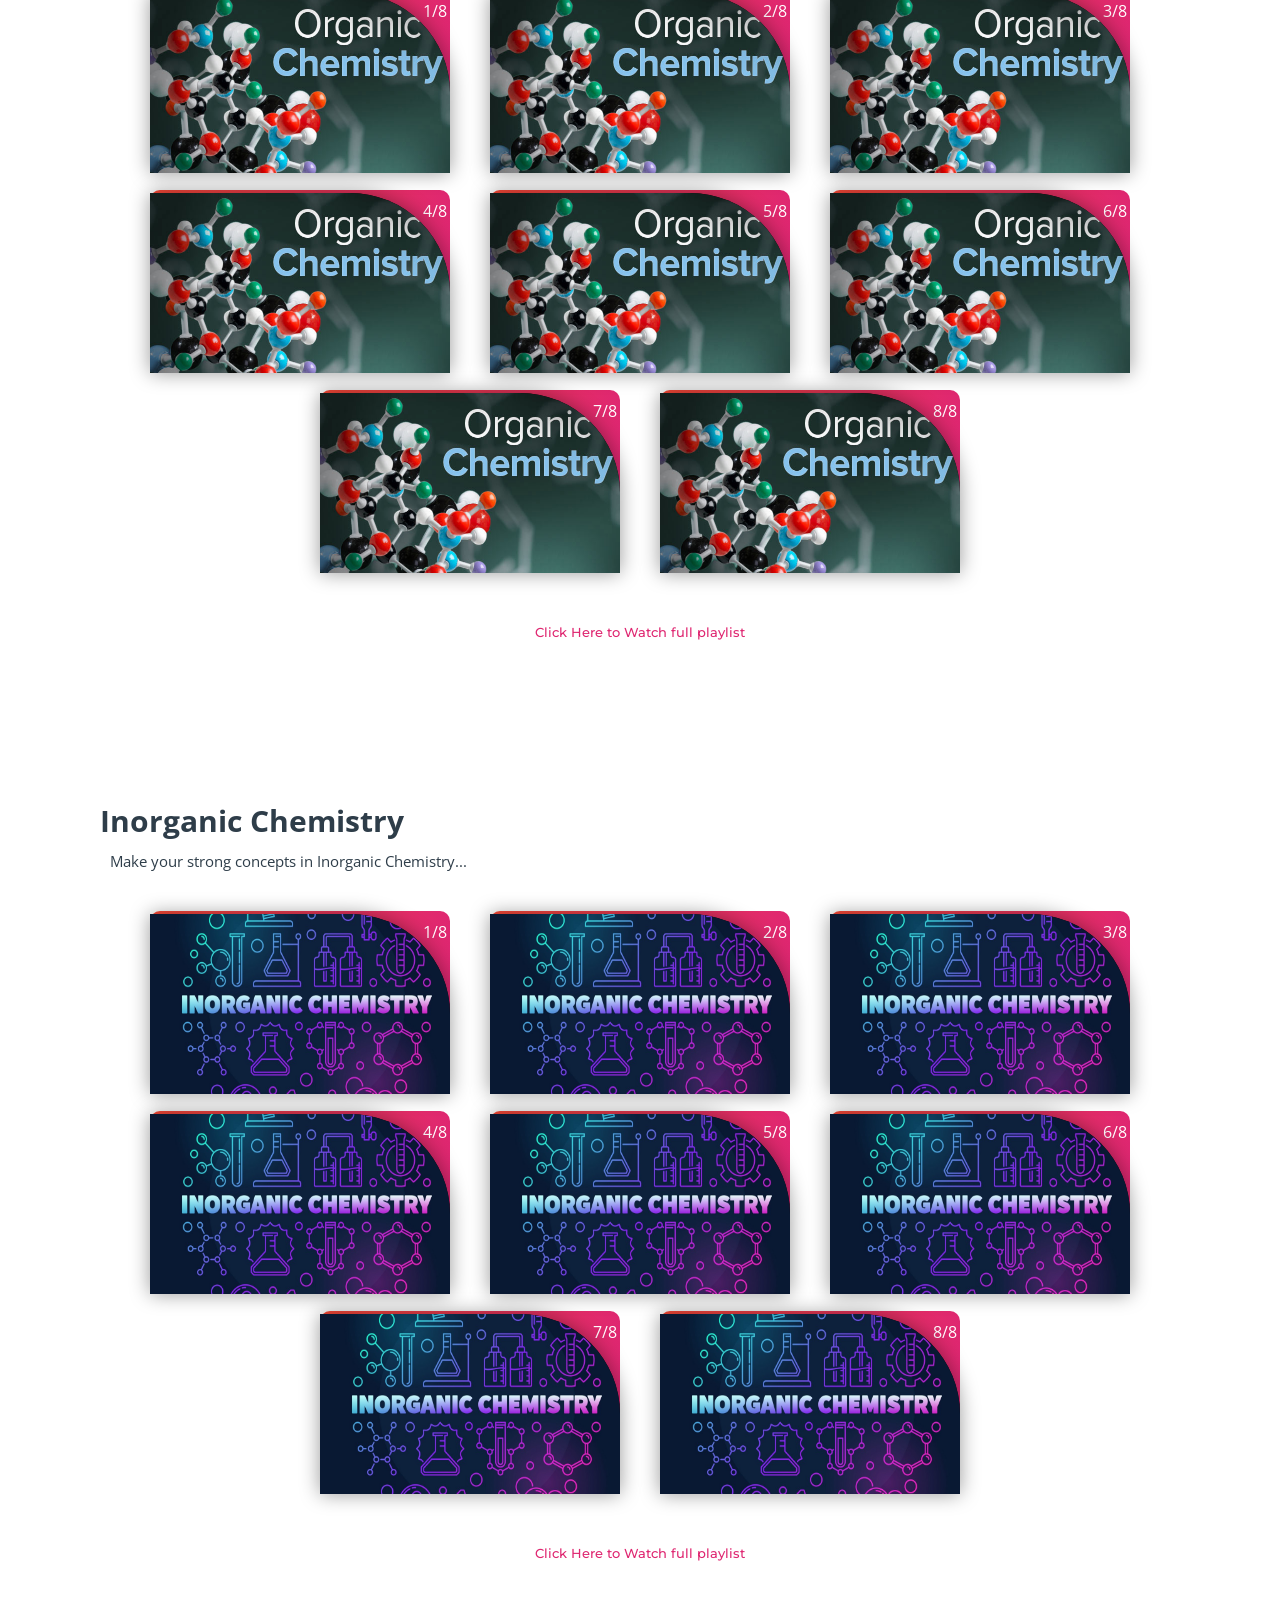
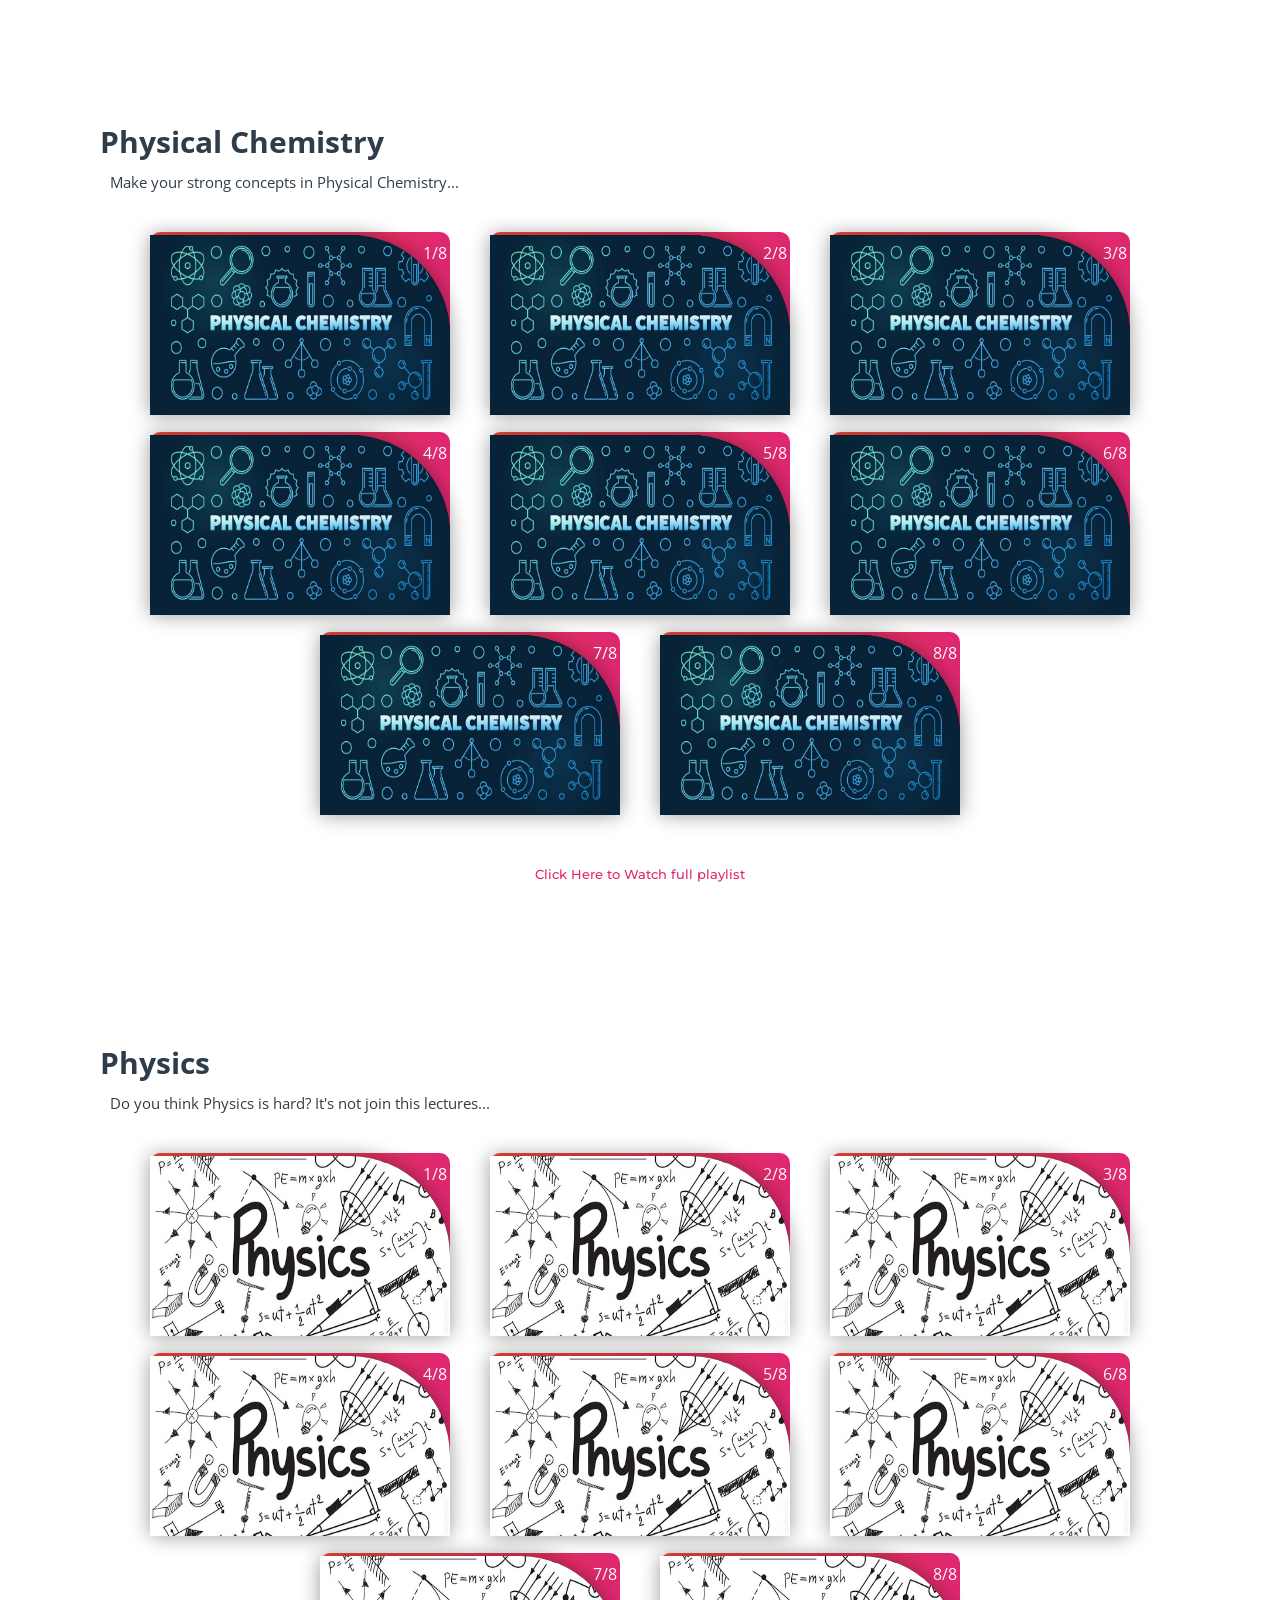
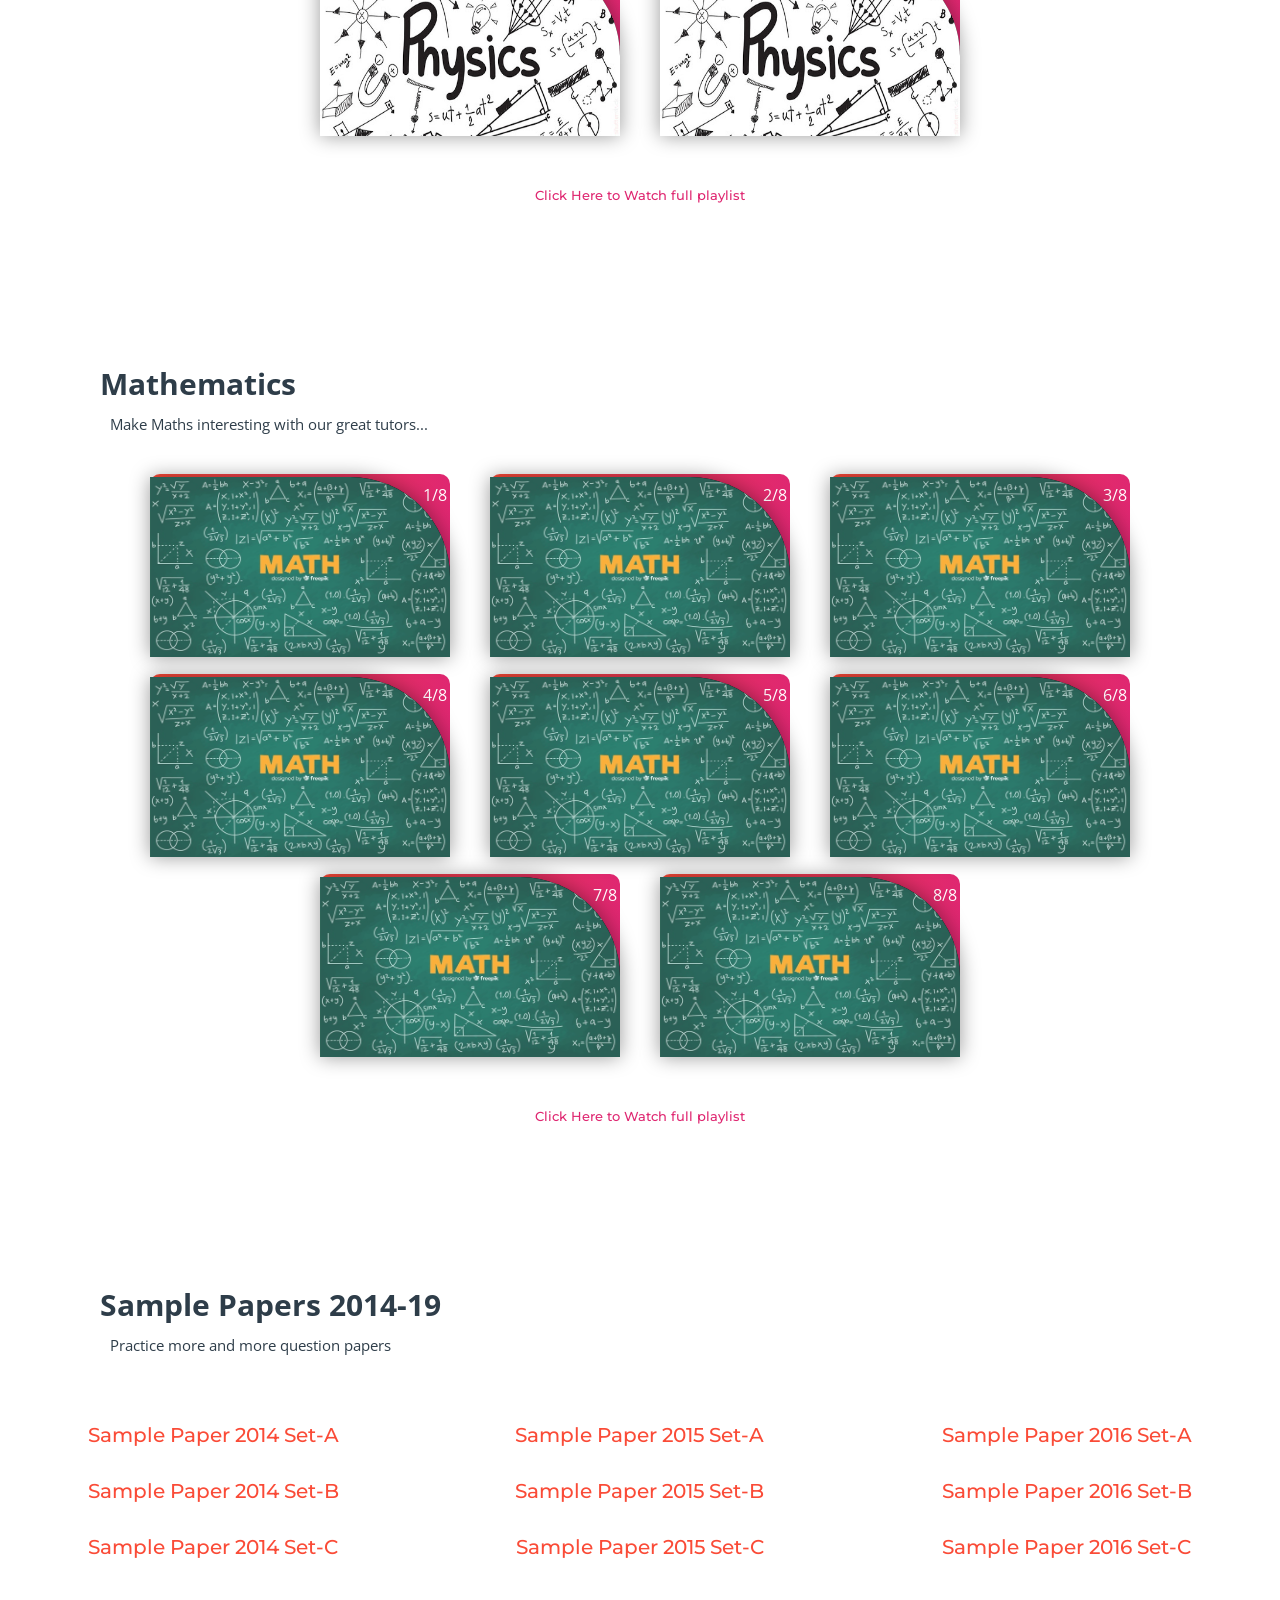
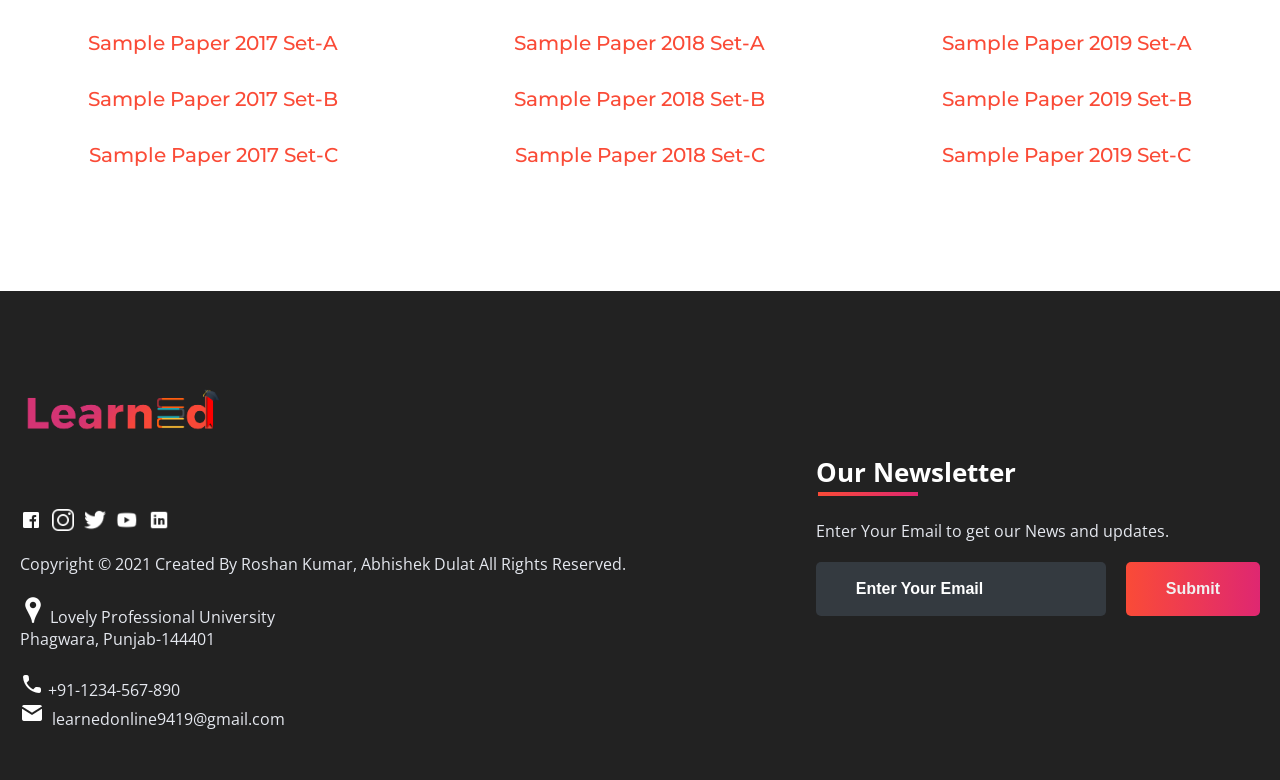
<file: subjects/jee.html>
<!DOCTYPE html>
<html>
<head>
	<link rel="shortcut icon" type="png" href="../images/icon/favicon.png">
	<title>Prepare for JEE Mains & Advanced</title>
	<link rel="stylesheet" type="text/css" href="subjects.css">
	<script type="text/javascript" src="../script.js"></script>
</head>
<body>

	<!-- NAVIGATION -->
	<header>
		<div class="nav" id="nav">
			<div id="learned-logo">
			<a href="../index.html"><img src="../images/icon/logo.png" style="width: 120px;"></a></div>
			<div class="switch-tab" id="switch-tab" onclick="switchTAB()"><img src="../images/icon/menu.png"></div>
			<ul id="list-switch">
				<li><a href="#"><img src="../images/courses/d1.png" class="icon">JEE</a></li>
				<li><a href="gate.html"><img src="../images/courses/paper.png" class="icon">GATE</a></li>
				<li><a href="computer_courses.html"><img src="../images/courses/computer.png" class="icon">Computer Courses</a></li>
				<li><a href="computer_courses.html#data"><img src="../images/courses/data.png" class="icon">Data Structures</a></li>
				<li><a href="computer_courses.html#algo"><img src="../images/courses/algo.png" class="icon">Algorithm</a></li>
				<li><a href="computer_courses.html#projects"><img src="../images/courses/projects.png" class="icon">Projects</a></li>
			</ul>
			<div class="search" id="search-switch">
				<input type="text" placeholder="Search" class="srch"><button id="srchbtn"><img src="../images/icon/search.png"></button>
			</div>
		</div>
	</header>

	<div class="title">
		<span>Prepare for JEE Mains & Advanced<br>on LearnEd</span>
		<div class="shortdesc">
			<p>Learn your basic concepts to prepare for a career in<br>Engineering and Medical fields</p>
		</div>
	</div>

<!-- Quick Links -->
	<div class="course">
		<div class="cbox">
		<div class="det"><a href="https://en.wikipedia.org/wiki/Projectile" target="_blank">Projectile</a></div>
		<div class="det"><a href="https://en.wikipedia.org/wiki/Snell%27s_law" target="_blank">Snell's Law</a></div>
		<div class="det"><a href="https://en.wikipedia.org/wiki/Light" target="_blank">Light</a></div>
		<div class="det"><a href="https://en.wikipedia.org/wiki/Maxwell%27s_equations" target="_blank">Maxwell Equations</a></div>
		<div class="det"><a href="https://en.wikipedia.org/wiki/Laser" target="_blank">LASER</a></div>
		<div class="det"><a href="https://en.wikipedia.org/wiki/Gravity" target="_blank">Gravitation</a></div>
		<div class="det"><a href="https://en.wikipedia.org/wiki/Inertia" target="_blank">Inertia</a></div>
		<div class="det"><a href="https://en.wikipedia.org/wiki/Current" target="_blank">Current</a></div>
		</div>
		<div class="cbox">
		<div class="det"><a href="#organic">Organic Chemistry</a></div>
		<div class="det"><a href="https://en.wikipedia.org/wiki/Thermodynamics" target="_blank">Thermodynamics</a></div>
		<div class="det"><a href="https://en.wikipedia.org/wiki/Chemical_process" target="_blank">Chemical Process</a></div>
		<div class="det"><a href="#physical">Physical Chemistry</a></div>
		<div class="det"><a href="#inorganic">Inorganic Chemistry</a></div>
		<div class="det"><a href="https://en.wikipedia.org/wiki/Periodic_table" target="_blank">Periodic Table</a></div>
		<div class="det"><a href="https://en.wikipedia.org/wiki/Equilibrium" target="_blank">Equilibrium</a></div>
		</div>
		<div class="cbox">
		<div class="det"><a href="#math">Differential</a></div>
		<div class="det"><a href="#math">Calculus</a></div>
		<div class="det"><a href="#math">Algebra</a></div>
		<div class="det"><a href="#math">Trigonometry</a></div>
		<div class="det"><a href="#math">Integration</a></div>
		<div class="det"><a href="#math">Matrices</a></div>
		<div class="det"><a href="#math">Determinants</a></div>
		<div class="det"><a href="#math">Differentiation</a></div>
		</div>
	</div>

	<div class="inbt">
		Accelerate your career with JEE Main & Advanced programs
	</div>

<!-- COURSES AVAILABLE -->
	<div class="ccard">
	<center>
		<div class="ccardbox">
			<div class="dcard">
				<div class="fpart"><img src="../images/courses/organic.jpg"></div>
				<a href="#organic"><div class="spart">2 Courses <img src="../images/icon/dropdown.png"></div></a>
			</div>
			<div class="dcard">
				<div class="fpart"><img src="../images/courses/inorganic.jpg"></div>
				<a href="#inorganic"><div class="spart">5 Courses <img src="../images/icon/dropdown.png"></div></a>
			</div>
			<div class="dcard">
				<div class="fpart"><img src="../images/courses/physical.jpg"></div>
				<a href="#physical"><div class="spart">3 Courses <img src="../images/icon/dropdown.png"></div></a>
			</div>
		</div>
		<div class="ccardbox">
			<div class="dcard">
				<div class="fpart"><img src="../images/courses/physics.jpg"></div>
				<a href="#physics"><div class="spart">6 Courses <img src="../images/icon/dropdown.png"></div></a>
			</div>
			<div class="dcard">
				<div class="fpart"><img src="../images/courses/math.jpg"></div>
				<a href="#math"><div class="spart">2 Courses <img src="../images/icon/dropdown.png"></div></a>
			</div>
			<div class="dcard">
				<div class="fpart"><img src="../images/courses/paper-download.png"></div>
				<a href="#sample_papers"><div class="spart">1 Courses <img src="../images/icon/dropdown.png"></div></a>
			</div>
		</div>
	</center>
	</div>

<!-- VIDEOS SECTION -->
	<div class="title2" id="organic">
		<span>Organic Chemistry</span>
		<div class="shortdesc2">
			<p>Make strong concepts in Organic Chemistry with great tutors...</p>
		</div>
	</div>
	
	<center>
		<div class="ccardbox2">
			<div class="dcard2"><span class="tag" >1/8</span>
				<div class="fpart2"><img src="../images/courses/organic.jpg">
					<iframe src="https://www.youtube.com/embed/bSMx0NS0XfY" frameborder="0" allow="accelerometer; autoplay; encrypted-media; gyroscope; picture-in-picture" allowfullscreen></iframe>
				</div>
			</div>
			<div class="dcard2"><span class="tag" >2/8</span>
				<div class="fpart2"><img src="../images/courses/organic.jpg">
					<iframe src="https://www.youtube.com/embed/bSMx0NS0XfY" frameborder="0" allow="accelerometer; autoplay; encrypted-media; gyroscope; picture-in-picture" allowfullscreen></iframe>
				</div>
			</div>
			<div class="dcard2"><span class="tag" >3/8</span>
				<div class="fpart2"><img src="../images/courses/organic.jpg">
					<iframe src="https://www.youtube.com/embed/bSMx0NS0XfY" frameborder="0" allow="accelerometer; autoplay; encrypted-media; gyroscope; picture-in-picture" allowfullscreen></iframe>
				</div>
			</div>
			<div class="dcard2"><span class="tag" >4/8</span>
				<div class="fpart2"><img src="../images/courses/organic.jpg">
					<iframe src="https://www.youtube.com/embed/bSMx0NS0XfY" frameborder="0" allow="accelerometer; autoplay; encrypted-media; gyroscope; picture-in-picture" allowfullscreen></iframe>
				</div>
			</div>
		
			<div class="dcard2"><span class="tag" >5/8</span>
				<div class="fpart2"><img src="../images/courses/organic.jpg">
					<iframe src="https://www.youtube.com/embed/bSMx0NS0XfY" frameborder="0" allow="accelerometer; autoplay; encrypted-media; gyroscope; picture-in-picture" allowfullscreen></iframe>
				</div>
			</div>
			<div class="dcard2"><span class="tag" >6/8</span>
				<div class="fpart2"><img src="../images/courses/organic.jpg">
					<iframe src="https://www.youtube.com/embed/bSMx0NS0XfY" frameborder="0" allow="accelerometer; autoplay; encrypted-media; gyroscope; picture-in-picture" allowfullscreen></iframe>
				</div>
			</div>
			<div class="dcard2"><span class="tag" >7/8</span>
				<div class="fpart2"><img src="../images/courses/organic.jpg">
					<iframe src="https://www.youtube.com/embed/bSMx0NS0XfY" frameborder="0" allow="accelerometer; autoplay; encrypted-media; gyroscope; picture-in-picture" allowfullscreen></iframe>
				</div>
			</div>
			<div class="dcard2"><span class="tag" >8/8</span>
				<div class="fpart2"><img src="../images/courses/organic.jpg">
					<iframe src="https://www.youtube.com/embed/bSMx0NS0XfY" frameborder="0" allow="accelerometer; autoplay; encrypted-media; gyroscope; picture-in-picture" allowfullscreen></iframe>
				</div>
			</div>
		</div>
	</center>

<br><br>
	<div class="click-me">
		<a href="https://www.youtube.com/watch?v=bSMx0NS0XfY&list=PL8dPuuaLjXtONguuhLdVmq0HTKS0jksS4" target="_blank">Click Here to Watch full playlist</a>
	</div>

<!-- VIDEOS SECTION -->

	<div class="title2" id="inorganic">
		<span>Inorganic Chemistry</span>
		<div class="shortdesc2">
			<p>Make your strong concepts in Inorganic Chemistry...</p>
		</div>
	</div>
	<center>
		<div class="ccardbox2">
			<div class="dcard2"><span class="tag" >1/8</span>
				<div class="fpart2"><img src="../images/courses/inorganic.jpg">
					<iframe src="https://www.youtube.com/embed/2B8CRyfGLo4" frameborder="0" allow="accelerometer; autoplay; encrypted-media; gyroscope; picture-in-picture" allowfullscreen></iframe>
				</div>
			</div>
			<div class="dcard2"><span class="tag" >2/8</span>
				<div class="fpart2"><img src="../images/courses/inorganic.jpg">
					<iframe src="https://www.youtube.com/embed/2B8CRyfGLo4" frameborder="0" allow="accelerometer; autoplay; encrypted-media; gyroscope; picture-in-picture" allowfullscreen></iframe>
				</div>
			</div>
			<div class="dcard2"><span class="tag" >3/8</span>
				<div class="fpart2"><img src="../images/courses/inorganic.jpg">
					<iframe src="https://www.youtube.com/embed/2B8CRyfGLo4" frameborder="0" allow="accelerometer; autoplay; encrypted-media; gyroscope; picture-in-picture" allowfullscreen></iframe>
				</div>
			</div>
			<div class="dcard2"><span class="tag" >4/8</span>
				<div class="fpart2"><img src="../images/courses/inorganic.jpg">
					<iframe src="https://www.youtube.com/embed/2B8CRyfGLo4" frameborder="0" allow="accelerometer; autoplay; encrypted-media; gyroscope; picture-in-picture" allowfullscreen></iframe>
				</div>
			</div>
		
			<div class="dcard2"><span class="tag" >5/8</span>
				<div class="fpart2"><img src="../images/courses/inorganic.jpg">
					<iframe src="https://www.youtube.com/embed/2B8CRyfGLo4" frameborder="0" allow="accelerometer; autoplay; encrypted-media; gyroscope; picture-in-picture" allowfullscreen></iframe>
				</div>
			</div>
			<div class="dcard2"><span class="tag" >6/8</span>
				<div class="fpart2"><img src="../images/courses/inorganic.jpg">
					<iframe src="https://www.youtube.com/embed/2B8CRyfGLo4" frameborder="0" allow="accelerometer; autoplay; encrypted-media; gyroscope; picture-in-picture" allowfullscreen></iframe>
				</div>
			</div>
			<div class="dcard2"><span class="tag" >7/8</span>
				<div class="fpart2"><img src="../images/courses/inorganic.jpg">
					<iframe src="https://www.youtube.com/embed/2B8CRyfGLo4" frameborder="0" allow="accelerometer; autoplay; encrypted-media; gyroscope; picture-in-picture" allowfullscreen></iframe>
				</div>
			</div>
			<div class="dcard2"><span class="tag" >8/8</span>
				<div class="fpart2"><img src="../images/courses/inorganic.jpg">
					<iframe src="https://www.youtube.com/embed/Iuo9PpGE04Y" frameborder="0" allow="accelerometer; autoplay; encrypted-media; gyroscope; picture-in-picture" allowfullscreen></iframe>
				</div>
			</div>
		</div>
	</center>
<br><br>
	<div class="click-me">
		<a href="https://www.youtube.com/watch?v=2B8CRyfGLo4" target="_blank">Click Here to Watch full playlist</a>
	</div>

<!-- VIDEOS SECTION -->

	<div class="title2" id="physical">
		<span>Physical Chemistry</span>
		<div class="shortdesc2">
			<p>Make your strong concepts in Physical Chemistry...</p>
		</div>
	</div>
	<center>
		<div class="ccardbox2">
			<div class="dcard2"><span class="tag" >1/8</span>
				<div class="fpart2"><img src="../images/courses/physical.jpg">
					<iframe src="https://www.youtube.com/embed/2y4cf47I21A" frameborder="0" allow="accelerometer; autoplay; encrypted-media; gyroscope; picture-in-picture" allowfullscreen></iframe>
				</div>
			</div>
			<div class="dcard2"><span class="tag" >2/8</span>
				<div class="fpart2"><img src="../images/courses/physical.jpg">
					<iframe src="https://www.youtube.com/embed/2y4cf47I21A" frameborder="0" allow="accelerometer; autoplay; encrypted-media; gyroscope; picture-in-picture" allowfullscreen></iframe>
				</div>
			</div>
			<div class="dcard2"><span class="tag" >3/8</span>
				<div class="fpart2"><img src="../images/courses/physical.jpg">
					<iframe src="https://www.youtube.com/embed/2y4cf47I21A" frameborder="0" allow="accelerometer; autoplay; encrypted-media; gyroscope; picture-in-picture" allowfullscreen></iframe>
				</div>
			</div>
			<div class="dcard2"><span class="tag" >4/8</span>
				<div class="fpart2"><img src="../images/courses/physical.jpg">
					<iframe src="https://www.youtube.com/embed/2y4cf47I21A" frameborder="0" allow="accelerometer; autoplay; encrypted-media; gyroscope; picture-in-picture" allowfullscreen></iframe>
				</div>
			</div>
		
			<div class="dcard2"><span class="tag" >5/8</span>
				<div class="fpart2"><img src="../images/courses/physical.jpg">
					<iframe src="https://www.youtube.com/embed/2y4cf47I21A" frameborder="0" allow="accelerometer; autoplay; encrypted-media; gyroscope; picture-in-picture" allowfullscreen></iframe>
				</div>
			</div>
			<div class="dcard2"><span class="tag" >6/8</span>
				<div class="fpart2"><img src="../images/courses/physical.jpg">
					<iframe src="https://www.youtube.com/embed/2y4cf47I21A" frameborder="0" allow="accelerometer; autoplay; encrypted-media; gyroscope; picture-in-picture" allowfullscreen></iframe>
				</div>
			</div>
			<div class="dcard2"><span class="tag" >7/8</span>
				<div class="fpart2"><img src="../images/courses/physical.jpg">
					<iframe src="https://www.youtube.com/embed/2y4cf47I21A" frameborder="0" allow="accelerometer; autoplay; encrypted-media; gyroscope; picture-in-picture" allowfullscreen></iframe>
				</div>
			</div>
			<div class="dcard2"><span class="tag" >8/8</span>
				<div class="fpart2"><img src="../images/courses/physical.jpg">
					<iframe src="https://www.youtube.com/embed/2y4cf47I21A" frameborder="0" allow="accelerometer; autoplay; encrypted-media; gyroscope; picture-in-picture" allowfullscreen></iframe>
				</div>
			</div>
		</div>
	</center>
<br><br>
	<div class="click-me">
		<a href="https://youtu.be/2y4cf47I21A" target="_blank">Click Here to Watch full playlist</a>
	</div>


<!-- VIDEOS SECTION -->

	<div class="title2" id="physics">
		<span>Physics</span>
		<div class="shortdesc2">
			<p>Do you think Physics is hard? It's not join this lectures...</p>
		</div>
	</div>
	<center>
		<div class="ccardbox2">
			<div class="dcard2"><span class="tag" >1/8</span>
				<div class="fpart2"><img src="../images/courses/physics.jpg">
					<iframe src="https://www.youtube.com/embed/FYE0YYuAyu0" frameborder="0" allow="accelerometer; autoplay; encrypted-media; gyroscope; picture-in-picture" allowfullscreen></iframe>
				</div>
			</div>
			<div class="dcard2"><span class="tag" >2/8</span>
				<div class="fpart2"><img src="../images/courses/physics.jpg">
					<iframe src="https://www.youtube.com/embed/FYE0YYuAyu0" frameborder="0" allow="accelerometer; autoplay; encrypted-media; gyroscope; picture-in-picture" allowfullscreen></iframe>
				</div>
			</div>
			<div class="dcard2"><span class="tag" >3/8</span>
				<div class="fpart2"><img src="../images/courses/physics.jpg">
					<iframe src="https://www.youtube.com/embed/FYE0YYuAyu0" frameborder="0" allow="accelerometer; autoplay; encrypted-media; gyroscope; picture-in-picture" allowfullscreen></iframe>
				</div>
			</div>
			<div class="dcard2"><span class="tag" >4/8</span>
				<div class="fpart2"><img src="../images/courses/physics.jpg">
					<iframe src="https://www.youtube.com/embed/FYE0YYuAyu0" frameborder="0" allow="accelerometer; autoplay; encrypted-media; gyroscope; picture-in-picture" allowfullscreen></iframe>
				</div>
			</div>
		
			<div class="dcard2"><span class="tag" >5/8</span>
				<div class="fpart2"><img src="../images/courses/physics.jpg">
					<iframe src="https://www.youtube.com/embed/FYE0YYuAyu0" frameborder="0" allow="accelerometer; autoplay; encrypted-media; gyroscope; picture-in-picture" allowfullscreen></iframe>
				</div>
			</div>
			<div class="dcard2"><span class="tag" >6/8</span>
				<div class="fpart2"><img src="../images/courses/physics.jpg">
					<iframe src="https://www.youtube.com/embed/FYE0YYuAyu0" frameborder="0" allow="accelerometer; autoplay; encrypted-media; gyroscope; picture-in-picture" allowfullscreen></iframe>
				</div>
			</div>
			<div class="dcard2"><span class="tag" >7/8</span>
				<div class="fpart2"><img src="../images/courses/physics.jpg">
					<iframe src="https://www.youtube.com/embed/FYE0YYuAyu0" frameborder="0" allow="accelerometer; autoplay; encrypted-media; gyroscope; picture-in-picture" allowfullscreen></iframe>
				</div>
			</div>
			<div class="dcard2"><span class="tag" >8/8</span>
				<div class="fpart2"><img src="../images/courses/physics.jpg">
					<iframe src="https://www.youtube.com/embed/FYE0YYuAyu0" frameborder="0" allow="accelerometer; autoplay; encrypted-media; gyroscope; picture-in-picture" allowfullscreen></iframe>
				</div>
			</div>
		</div>
	</center>
<br><br>
	<div class="click-me">
		<a href="https://youtu.be/FYE0YYuAyu0" target="_blank">Click Here to Watch full playlist</a>
	</div>

<!-- VIDEOS SECTION -->

	<div class="title2" id="math">
		<span>Mathematics</span>
		<div class="shortdesc2">
			<p>Make Maths interesting with our great tutors...</p>
		</div>
	</div>
	<center>
		<div class="ccardbox2">
			<div class="dcard2"><span class="tag" >1/8</span>
				<div class="fpart2"><img src="../images/courses/math.jpg">
					<iframe src="https://www.youtube.com/embed/xxGyTHWrHZg" frameborder="0" allow="accelerometer; autoplay; encrypted-media; gyroscope; picture-in-picture" allowfullscreen></iframe>
				</div>
			</div>
			<div class="dcard2"><span class="tag" >2/8</span>
				<div class="fpart2"><img src="../images/courses/math.jpg">
					<iframe src="https://www.youtube.com/embed/xxGyTHWrHZg" frameborder="0" allow="accelerometer; autoplay; encrypted-media; gyroscope; picture-in-picture" allowfullscreen></iframe>
				</div>
			</div>
			<div class="dcard2"><span class="tag" >3/8</span>
				<div class="fpart2"><img src="../images/courses/math.jpg">
					<iframe src="https://www.youtube.com/embed/xxGyTHWrHZg" frameborder="0" allow="accelerometer; autoplay; encrypted-media; gyroscope; picture-in-picture" allowfullscreen></iframe>
				</div>
			</div>
			<div class="dcard2"><span class="tag" >4/8</span>
				<div class="fpart2"><img src="../images/courses/math.jpg">
					<iframe src="https://www.youtube.com/embed/xxGyTHWrHZg" frameborder="0" allow="accelerometer; autoplay; encrypted-media; gyroscope; picture-in-picture" allowfullscreen></iframe>
				</div>
			</div>
		
			<div class="dcard2"><span class="tag" >5/8</span>
				<div class="fpart2"><img src="../images/courses/math.jpg">
					<iframe src="https://www.youtube.com/embed/xxGyTHWrHZg" frameborder="0" allow="accelerometer; autoplay; encrypted-media; gyroscope; picture-in-picture" allowfullscreen></iframe>
				</div>
			</div>
			<div class="dcard2"><span class="tag" >6/8</span>
				<div class="fpart2"><img src="../images/courses/math.jpg">
					<iframe src="https://www.youtube.com/embed/xxGyTHWrHZg" frameborder="0" allow="accelerometer; autoplay; encrypted-media; gyroscope; picture-in-picture" allowfullscreen></iframe>
				</div>
			</div>
			<div class="dcard2"><span class="tag" >7/8</span>
				<div class="fpart2"><img src="../images/courses/math.jpg">
					<iframe src="https://www.youtube.com/embed/xxGyTHWrHZg" frameborder="0" allow="accelerometer; autoplay; encrypted-media; gyroscope; picture-in-picture" allowfullscreen></iframe>
				</div>
			</div>
			<div class="dcard2"><span class="tag" >8/8</span>
				<div class="fpart2"><img src="../images/courses/math.jpg">
					<iframe src="https://www.youtube.com/embed/xxGyTHWrHZg" frameborder="0" allow="accelerometer; autoplay; encrypted-media; gyroscope; picture-in-picture" allowfullscreen></iframe>
				</div>
			</div>
		</div>
	</center>

<br><br>
	<div class="click-me">
		<a href="https://youtu.be/xxGyTHWrHZg" target="_blank">Click Here to Watch full playlist</a>
	</div>


<!-- SAMPLE PAPERS -->
	<div class="title2" id="sample_papers">
		<span>Sample Papers 2014-19</span>
		<div class="shortdesc2">
			<p>Practice more and more question papers</p>
		</div>
	</div>

	<div class="sample">
		<ul>
			<li><a href="../samplePapers/p1.pdf" target="_blank">Sample Paper 2014 Set-A</a></li>
			<li><a href="../samplePapers/p1.pdf" target="_blank">Sample Paper 2014 Set-B</a></li>
			<li><a href="../samplePapers/p1.pdf" target="_blank">Sample Paper 2014 Set-C</a></li>
		</ul>
		<ul>
			<li><a href="../samplePapers/p1.pdf" target="_blank">Sample Paper 2015 Set-A</a></li>
			<li><a href="../samplePapers/p1.pdf" target="_blank">Sample Paper 2015 Set-B</a></li>
			<li><a href="../samplePapers/p1.pdf" target="_blank">Sample Paper 2015 Set-C</a></li>
		</ul>
		<ul>
			<li><a href="../samplePapers/p1.pdf" target="_blank">Sample Paper 2016 Set-A</a></li>
			<li><a href="../samplePapers/p1.pdf" target="_blank">Sample Paper 2016 Set-B</a></li>
			<li><a href="../samplePapers/p1.pdf" target="_blank">Sample Paper 2016 Set-C</a></li>
		</ul>
	</div>
	<div class="sample lastSample">
		<ul>
			<li><a href="../samplePapers/p1.pdf" target="_blank">Sample Paper 2017 Set-A</a></li>
			<li><a href="../samplePapers/p1.pdf" target="_blank">Sample Paper 2017 Set-B</a></li>
			<li><a href="../samplePapers/p1.pdf" target="_blank">Sample Paper 2017 Set-C</a></li>
		</ul>
		<ul>
			<li><a href="../samplePapers/p1.pdf" target="_blank">Sample Paper 2018 Set-A</a></li>
			<li><a href="../samplePapers/p1.pdf" target="_blank">Sample Paper 2018 Set-B</a></li>
			<li><a href="../samplePapers/p1.pdf" target="_blank">Sample Paper 2018 Set-C</a></li>
		</ul>
		<ul>
			<li><a href="../samplePapers/p1.pdf" target="_blank">Sample Paper 2019 Set-A</a></li>
			<li><a href="../samplePapers/p1.pdf" target="_blank">Sample Paper 2019 Set-B</a></li>
			<li><a href="../samplePapers/p1.pdf" target="_blank">Sample Paper 2019 Set-C</a></li>
		</ul>
	</div>

<!-- FOOTER -->
<footer>
	<div class="footer-container">
		<div class="left-col">
			<img src="../images/icon/logo - Copy.png" style="width: 200px;">
			<div class="logo"></div>
			<div class="social-media">
				<a href="#"><img src="../images/icon\fb.png"></a>
				<a href="#"><img src="../images/icon\insta.png"></a>
				<a href="#"><img src="../images/icon\tt.png"></a>
				<a href="#"><img src="../images/icon\ytube.png"></a>
				<a href="#"><img src="../images/icon\linkedin.png"></a>
			</div><br><br>
			<p class="rights-text">Copyright © 2021 Created By Roshan Kumar, Abhishek Dulat All Rights Reserved.</p>
			<br><p><img src="../images/icon/location.png"> Lovely Professional University<br>Phagwara, Punjab-144401</p><br>
			<p><img src="../images/icon/phone.png"> +91-1234-567-890<br><img src="../images/icon/mail.png">&nbsp; learnedonline9419@gmail.com</p>
		</div>
		<div class="right-col">
			<h1 style="color: #fff">Our Newsletter</h1>
			<div class="border"></div><br>
			<p>Enter Your Email to get our News and updates.</p>
			<form class="newsletter-form">
				<input class="txtb" type="email" placeholder="Enter Your Email">
				<input class="btn" type="submit" value="Submit">
			</form>
		</div>
	</div>
</footer>

</body>
</html>
</file>
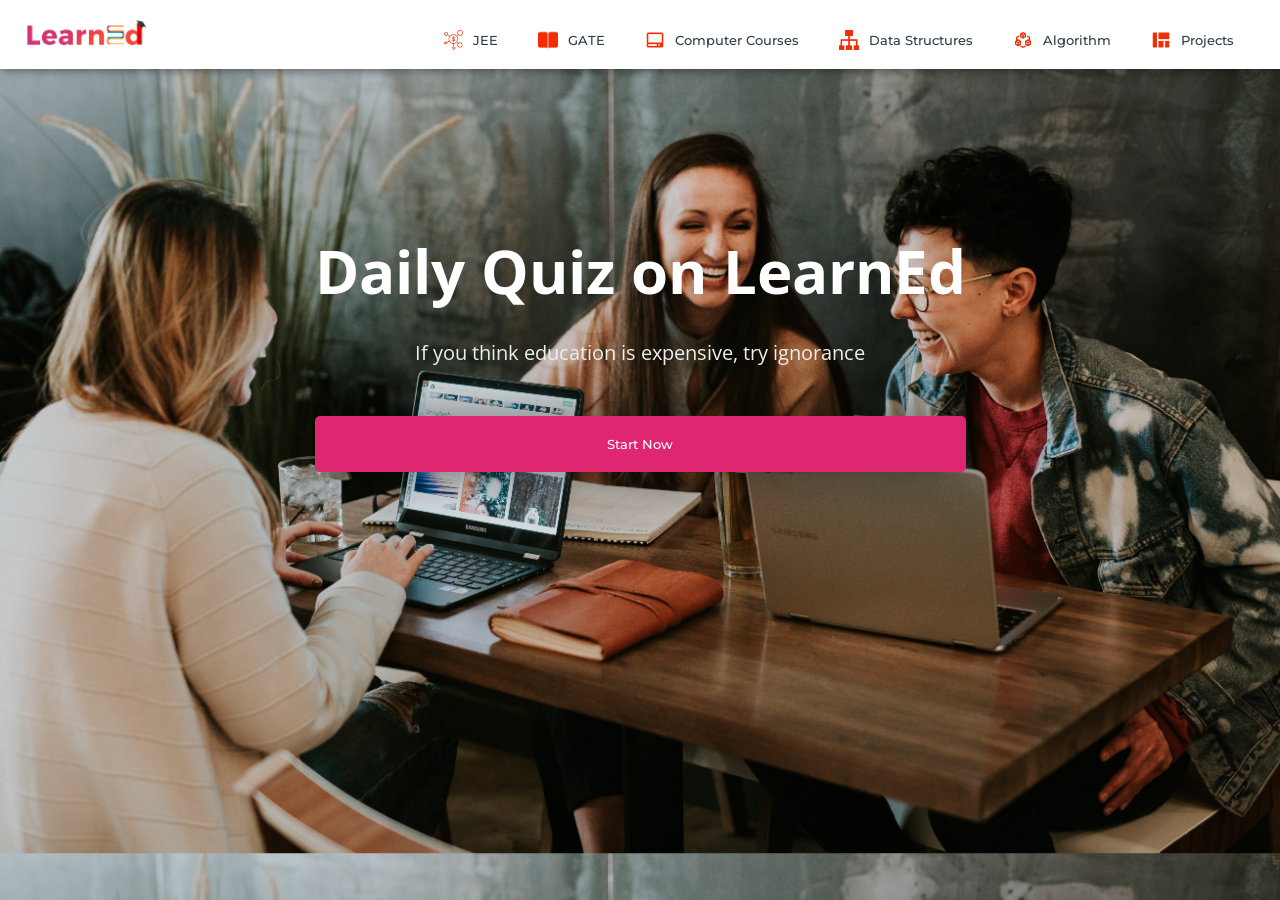
<file: subjects/quiz.html>
<!DOCTYPE html>
<html>
<head>
	<link rel="shortcut icon" type="png" href="../images/icon/favicon.png">
	<title>Quiz on LearnEd</title>
	<link rel="stylesheet" type="text/css" href="quizStyle.css">
	<script type="text/javascript" src="../script.js"></script>
</head>
<body>
	
<!-- NAVIGATION -->
	<header>
		<div class="nav" id="nav">
			<div id="learned-logo">
			<a href="../index.html"><img src="../images/icon/logo.png" style="width: 120px;"></a></div>
			<div class="switch-tab" id="switch-tab" onclick="switchTAB()"><img src="../images/icon/menu.png"></div>
			<ul id="list-switch">
				<li><a href="jee.html"><img src="../images/courses/d1.png" class="icon">JEE</a></li>
				<li><a href="gate.html"><img src="../images/courses/paper.png" class="icon">GATE</a></li>
				<li><a href="computer_courses.html"><img src="../images/courses/computer.png" class="icon">Computer Courses</a></li>
				<li><a href="computer_courses.html#data"><img src="../images/courses/data.png" class="icon">Data Structures</a></li>
				<li><a href="computer_courses.html#algo"><img src="../images/courses/algo.png" class="icon">Algorithm</a></li>
				<li><a href="computer_courses.html#projects"><img src="../images/courses/projects.png" class="icon">Projects</a></li>
			</ul>
			<div class="search" id="search-switch">
				<input type="search" placeholder="Search" class="srch"><button id="srchbtn"><img src="../images/icon/search.png"></button>
			</div>
		</div>
	</header>
	

<!-- MAIN Heading of Page -->
	<div class="title" id="title">
		<span>Daily Quiz on LearnEd</span>
		<div class="shortdesc"><br>
			<p>If you think education is expensive, try ignorance</p>
		</div>
		<button onclick="startquiz()">Start Now</button>
	</div>


<div class="panel" id="panel">
	
	<div class="left-side" id="left">
		<ul>
			<li onclick="quizt(1)">HOME</li>
			<li onclick="quizt(2)">JEE Mains</li>
			<li onclick="quizt(3)">JEE Advanced</li>
			<li onclick="quizt(4)">GATE</li>
			<li onclick="quizt(5)">C/C++</li>
			<li onclick="quizt(6)">Java</li>
			<li onclick="quizt(7)">Python</li>
			<li onclick="quizt(8)">JavaScript</li>
			<li onclick="quizt(9)">Data Structures</li>
			<li onclick="quizt(10)">Algorithm</li>
			<li onclick="quizt(11)">Interview Questions</li>
		</ul>
	</div>

	<div class="right-side" id="right">
		<div id="quiz-container">
			
			<div id="f1"><div class="quiz-frame main-frame"></div></div>

			<div id="f2"><iframe class="quiz-frame" src="https://docs.google.com/forms/d/e/1FAIpQLSe3hXLPuiQGqj1n3IeeAzM8YLNpgJIIk_zfteoEdWka4X3wxQ/viewform?embedded=true" frameborder="0" marginheight="0" marginwidth="0">Loading…</iframe></div>
			
			<div id="f3"><iframe class="quiz-frame" src="https://docs.google.com/forms/d/e/1FAIpQLSeVTLsd_AqZGpbIMnZRm20OKrjjiYSirWBjfCHpWtAsMQU--g/viewform?embedded=true" frameborder="0" marginheight="0" marginwidth="0">Loading…</iframe></div>
			
			<div id="f4"><iframe class="quiz-frame" src="https://docs.google.com/forms/d/e/1FAIpQLSdjSKZhQp5jqqR34zD_uWMtgXr18F9pdK6YqcafLSP6J7VZjw/viewform?embedded=true" frameborder="0" marginheight="0" marginwidth="0">Loading…</iframe></div>

			<div id="f5"><iframe class="quiz-frame" src="https://docs.google.com/forms/d/e/1FAIpQLSe1xs1-41MAbLN7KkXrJwtGdbl5ydxe_vX_nmFRjf6c0wtYkA/viewform?embedded=true"  frameborder="0" marginheight="0" marginwidth="0">Loading…</iframe></iframe></div>
			
			<div id="f6"><iframe class="quiz-frame" src="https://docs.google.com/forms/d/e/1FAIpQLSdHFDm_BakVxro_zJI78OF2OLJpXgDzzaAVMHD9hptWlXBSpA/viewform?embedded=true" frameborder="0" marginheight="0" marginwidth="0">Loading…</iframe></div>
			
			<div id="f7"><iframe class="quiz-frame" src="https://docs.google.com/forms/d/e/1FAIpQLSdgD7yFEJtqpkImDiLAaQ7w9VcsO688gr1V3Gl7FqwM5yXtWQ/viewform?embedded=true" frameborder="0" marginheight="0" marginwidth="0">Loading…</iframe></div>

			<div id="f8"><iframe class="quiz-frame" src="https://docs.google.com/forms/d/e/1FAIpQLSchDBnai_Aup7YFJQegg4z-qoB338p010VgZRxBYDT17xoRew/viewform?embedded=true" frameborder="0" marginheight="0" marginwidth="0">Loading…</iframe></div>

			<div id="f9"><iframe class="quiz-frame" src="https://docs.google.com/forms/d/e/1FAIpQLSfY5oIAz4R9Ty-LBpx7h4th6OJ0-RkrxIlLslRV4NjwwW8_uw/viewform?embedded=true" frameborder="0" marginheight="0" marginwidth="0">Loading…</iframe></div>
			
			<div id="f10"><iframe class="quiz-frame" src="https://docs.google.com/forms/d/e/1FAIpQLSflwS89sG7H98J9vFgFqJgsKaZ5gpq3yUlOiW3up7RQQ-qRnw/viewform?embedded=true" frameborder="0" marginheight="0" marginwidth="0">Loading…</iframe></div>

			<div id="f11"><iframe class="quiz-frame" src="https://docs.google.com/forms/d/e/1FAIpQLSe_aS8-CMNFdUzI1UE73zahC2bmMwJkmB6FJXPIeKbLIBqB4Q/viewform?embedded=true" frameborder="0" marginheiclass="quiz-frame" ght="0" marginwidth="0">Loading…</iframe></div>

		</div>
	</div>

</div>

	<script type="text/javascript" src="../script.js"></script>
</body>
</html>
</file>
<file: loginStyle.css>
* {
	margin: 0;
	padding: 0;
	font-family: sans-serif;
}

body {
	background-image: linear-gradient(rgba(0,0,0,0),rgba(0,0,0,0.5)),url("images/extra/backwallpaper.jpg");
	background-size: cover;
	background-attachment: fixed;
	display: flex;
	justify-content: center;
}
.logo {
	display: flex;
	justify-content: center;
}
.logo img {
	width: 100px;
}
.form-box
{
	width: 380px;
	height: 500px;
	position: relative;
	margin: 6% auto;
	background: #fff8;
	padding: 5px;
	border-radius: 5px;
	overflow: hidden;
	box-shadow: 0px 0px 100px rgba(0,0,0,0.4);
}

.button-box
{
	width: 220px;
	margin: 35px auto;
	position: relative;
	box-shadow: 0 0 20px 9px rgba(0,0,0,.1);
	border-radius: 30px;
}

.toggle-btn
{
	padding: 10px 30px;
	cursor: pointer;
	background: transparent;
	position: relative;
	border: 0;
	outline: none;
}

#btn
{
	top: 0;
	left: 0;
	position: absolute;
	width: 110px;
	height: 100%;
	background: linear-gradient(to right, #FA4B37, #DF2771);
	border-radius: 30px;
	transition: 0.5s;
}
.social-icons
{
	margin: 30px auto;
	text-align: center;
}
.social-icons img
{
	width: 30px;
	margin: 0 7px;
	cursor: pointer;
	opacity: 0.85;
}

.input-group
{
	top: 180px;
	position: absolute;
	width: 280px;
	transition: .5s;
	font-size: 13px;
	color: #010101;
}
.inp {
	border-bottom: 1px solid rgba(0,0,0,0.4);
	justify-content: center;
}
.inp img{
	width: 20px;
	padding-right: 10px;
}
.input-field
{
	width: 100%;
	padding: 10px 0;
	margin: 5px 0;
	border-left: 0;
	border-right: 0;
	border-top: 0;
	border-bottom: 1px solid rgba(0,0,0,0.4);
	outline: none;
	background: transparent;
	color: rgba(0,0,0);
}
::placeholder { /* Chrome, Firefox, Opera, Safari 10.1+ */
	color: rgba(0,0,0,0.7);
	/*opacity: 1;  Firefox */
}
#register .input-field {
	color: rgba(0,0,0,0.8);
}
.submit-btn
{
	width: 85%;
	padding: 10px 30px;
	cursor: pointer;
	display: block;
	margin: auto;
	background: linear-gradient(to right, #FA4B37, #DF2771);
	color: #fff;
	border: 0;
	outline: none;
	border-radius: 30px;
}

.reg-btn {
	background: lightgray;
}
.check-box
{
	cursor: pointer;
	margin: 30px 10px 30px 0;
}

.instead {
	margin-top: 10px;
}
.instead h3 {
    overflow: hidden;
    text-align: center;
    color: rgba(0,0,0,0.6);
}
.instead h3:before,
.instead h3:after {
    background-color: rgba(0,0,0,0.5);
    content: "";
    display: inline-block;
    height: 1px;
    position: relative;
    vertical-align: middle;
    width: 50%;
}
.instead h3:before {
    right: 0.5em;
    margin-left: -50%;
}
.instead h3:after {
    left: 0.5em;
    margin-right: -50%;
}
span
{
	color: rgba(0,0,0,0.8);
	font-size: 12px;
}

#login
{
	left: 50px;
}
#register
{
	left: 450px;
}

.other {
	display: grid;
	justify-content: center;
	margin-top: 250px;
}

.connect {
	display: flex;
	margin: 10px;
	padding: 0px 30px;
	align-items: center;
	text-align: center;
	justify-content: center;
	border: 1px solid lightgray;
	cursor: pointer;
	outline: none;
	/*border-radius: 10px;*/
	background: #fff3;
}
.connect:hover {
	background: #fff8;
}
.connect img {
	padding: 5px;
	width: 25px;
}
.connect span {
	padding: 10px;
	font-size: 15px;
}
</file>
<file: subjects/subjects.css>
@import url('https://fonts.googleapis.com/css?family=Montserrat:500&display=swap');
@import url('https://fonts.googleapis.com/css?family=Dancing+Script&display=swap');
@import url('https://fonts.googleapis.com/css?family=Open+Sans&display=swap');

* {
	box-sizing: border-box;
	margin: 0;
	padding: 0;
}
html {
	scroll-behavior: smooth;
}
body {
	background: #FFF;
	font-family: 'Open Sans', sans-serif;
}

/*SCROLLBAR Styling*/
::-webkit-scrollbar {
  width: 5px;
}
::-webkit-scrollbar-thumb {
  background: #FA4B37;
  border-radius: 5px;
}
::-webkit-scrollbar-thumb:hover {
  background: #DF2771; 
}

/*NAVIGATION BAR*/
.nav
{
	width: 100%;
	background-color: #fff;
	display: flex;
	flex-wrap: wrap;
	justify-content: space-between;
	align-items: center;
	padding: 20px 2%;
	position: fixed;
	top: 0px;
	z-index: 10;
	box-shadow: 1px 1px 10px rgba(0,0,0,0.5);
}

.nav li, a, button
{
	float: left;
	font-family: "Montserrat", sans-serif;
	font-weight: 500;
	font-size: 13px;
	color: #2E3D49;
	display: block;
	text-decoration: none;
	text-align: center;
}

.nav ul li img {
	width: 20px;
	margin-right: 10px;
	transform: translateY(5px);
	padding-top: 5px;
}

.nav ul li 
{
	list-style: none;
	display: inline-block;
	padding: 0px 20px;
}

.nav ul li a
{
	transition: all 0.3s ease 0s;
}

.nav ul li a:hover
{
	color: #FA4B37;
}

.nav button
{
	padding: 9px 25px;
	background: linear-gradient(to right, #FA4B37, #DF2771);
	color: #fff;
	border: none;
	border-radius: 5px;
	cursor: pointer;
	outline: none;
	transition: all 0.3s ease 0s;
}
#srchbtn {
	padding: 9px 20px;
}
#srchbtn img {
	width: 15px;
	filter: brightness(100);
}
.nav button:hover
{
	opacity: .9;
}
.nav .search
{
	float: right;
}
.nav .search .srch
{
	font-size: 13px;
	width: 300px;
	border: none;
	outline: none;
	border-bottom: 2px solid #FA4B37;
	padding: 9px;
}
.nav .search button
{
	margin-right: 5px;
	float: right;
	margin-left: 10px;
}
.nav .switch-tab {
	cursor: pointer;
	visibility: hidden;
}
.nav .switch-tab img {
	width: 20px;
}
.nav .check-box {
	cursor: pointer;
	visibility: hidden;
}

/*TITLE*/
.title {
	margin-top: 150px;
	margin-left: 100px;
}
.title span{
	font-weight: 700;
	font-family: 'Open Sans', sans-serif;
	font-size: 60px;
	color: #2E3D49;
}
.title .shortdesc {
	padding: 10px;
	font-family: 'Open Sans', sans-serif;
	font-size: 20px;
	color: #2E3D49;
	margin-bottom: 50px;
}

/*Quick Links*/
.course {
	display: grid;
	justify-content: center;
}

.cbox {
	display: inline-flex;
	flex-wrap: wrap;
	justify-content: center;
}
.cbox .det {
	height: 60px;
	margin: 10px;
	background: #fff;
	cursor: pointer;
	border-radius: 50px;
}
.cbox .det a{
	justify-content: space-around;
	width: 100%;
	padding: 20px;
	border-radius: 50px;
	border: 1px solid #FA4B37;
	font-size: 15px;
	color: #272529;
	font-family: cursive;
	text-decoration: none;
}

.cbox .det a:hover{
	background: linear-gradient(to right, #FA4B37, #DF2771);
	color: white;
}

.inbt {
	padding: 10px;
	font-family: 'Open Sans', sans-serif;
	font-size: 30px;
	color: #2E3D49;
	margin: 100px;
	margin-bottom: 50px;
}

/*COURSES AVAILABLE*/
.ccard {
	display: flex;
	flex-wrap: wrap;
	justify-content: center;
	align-items: center;
}
.ccardbox {
	display: flex;
	flex-wrap: wrap;
	justify-content: center;
}

.dcard {
	margin: 10px;
	width: 300px;
	height: 200px;
	background: linear-gradient(to right, #FA4B37, #DF2771);
	border-radius: 10px;
	box-shadow: 0 0 20px rgba(0,0,0,0.4);
}

.dcard .fpart {
	width: inherit;
	height: 150px;
	color: #000;
	text-align: left;
	overflow: hidden;
}
.dcard .fpart img {
	width: 100%;
	height: 100%;
}

.dcard .spart {
	padding: 10px;
	padding-right: 0px;
	color: #fff;
	text-align: left;
	cursor: pointer;
}
.dcard .spart img {
	width: 20px;
	margin-left: 170px;
	cursor: pointer;
	/* transform: rotate(180deg); */
}

.dcard:hover .fpart img{
	transition: .8s ease;
	transform: scale(1.2);
}

/*Small Titles for  Topics*/
.title2 {
	position: relative;
	padding-top: 150px;
	margin-left: 100px;
}
.title2 span{
	font-weight: 700;
	font-family: 'Open Sans', sans-serif;
	font-size: 30px;
	color: #2E3D49;
}
.title2 .shortdesc2 {
	padding: 10px;
	font-family: 'Open Sans', sans-serif;
	font-size: 15px;
	color: #2E3D49;
	margin-bottom: 10px;
}

/*Videos Section*/
.ccardbox2 {
	display: flex;
	justify-content: center;
	flex-wrap: wrap;
}

.dcard2 {
	margin: 20px;
	width: 300px;
	height: 160px;
	background: linear-gradient(to right, #FA4B37, #DF2771);
	border-radius: 10px;
}
.dcard2:hover .fpart2 img {
	display: none;
}
.dcard2 .fpart2 { 
	width: inherit;
	height: 180px;
	background: #000;
	color: #000;
	text-align: left;
	border-top-right-radius: 100px;
	transform: translateY(-19px);
	box-shadow: 0 0 20px rgba(0,0,0,0.4);
	overflow: hidden;
}
.dcard2 .tag {
	position: relative;
	margin-left: 270px;
	top: 10px;
	color: #fff;
}
.dcard2 .fpart2 img {
	width: 100%;
	height: 100%;
}
.fpart2 iframe {
	height: inherit;
	width: inherit;
}

/*Watch Full Playlist*/
.click-me {
	justify-content: center;
	display: flex;
}
.click-me a {
	color: #DF2771;
	text-decoration: none;
	transition-duration: .5s;
	padding: 10px;
}
.click-me a:hover {
	background: #DF2771;
	color: #fff;
}

/*PROJECTS*/
.project-panel {
	/*background: #000;*/
	display: flex;
	flex-wrap: wrap;
	align-items: center;
	justify-content: center;
}
.project-card {
	width: 250px;
	/*height: 220px;*/
	background: #fff;
	margin-right: 10px;
	margin-bottom: 10px;
	border-radius: 5px;
	cursor: pointer;
	box-shadow: 2px 2px 10px rgba(0,0,0,0.3);
}
.project-card img {
	width: inherit;
	/*height: 140px;*/
}
.project-card:hover {
	transform: scale(1.2);
	transition: .5s ease;
}
.project-card:hover .download a{
	visibility: visible;
}
.project-card .info {
	padding: 10px;
}
.project-card .info h4 {
	color: #2E3D49;
}
.project-card .info p {
	font-size: 12px;
}
.download {
	margin-top: 10px;
	display: flex;
	justify-content: center;
}
.download a{
	padding: 5px 10px;
	color: #DF2771;
	font-size: .8em;
	visibility: hidden;
}
.download:hover a{
	transition: .5s ease;
	background: #DF2771;
	color: #fff;
}


/*Sample Papers*/

.sample {
	display: flex;
	align-items: center;
	flex-wrap: wrap;
	justify-content: space-around;
}
.lastSample {
	margin-bottom: 100px;
}
.sample ul {
	margin: 20px;
}

.sample ul li{
	padding: 28px;
	list-style: none;
}

.sample ul li a {
	color: #FA4B37;
	width: 300px;
	font-size: 20px;
}

/*Footer*/

footer {
	color: #E5E8EF;
	background: #000D;
	padding: 50px 0; 
}

footer .footer-container {
	max-width: 1300px;
	margin: auto;
	padding: 0 20px;
	display: flex;
	justify-content: space-between;
	align-items: center;
	flex-wrap: wrap-reverse;
}

footer .social-media img{
	width: 22px;
}

footer .logo {
	width: 180px;
	color: #fff;
	font-family: 'Montserrat', cursive;
}
footer .social-media{
	margin: 20px 0;
}

footer .social-media a{
	color: #001a21;
	margin-right: 10px;
	font-size: 22px;
	text-decoration: none;
}

footer .right-col h1{
	font-size: 26px;
}
footer .border{
	width: 100px;
	height: 4px;
	background: linear-gradient(to right, #FA4B37, #DF2771);
	margin: 2px;
}

footer .newsletter-form {
	display: flex;
	justify-content: center;
	align-items: center;
	flex-wrap: wrap;
}
footer input::placeholder {
  color: white !important;
}
footer .txtb {
	flex: 1;
	padding: 18px 40px;
	font-size: 16px;
	background: #343A40;
	border: none;
	font-weight: 700;
	outline: none;
	border-radius: 5px;
	min-width: 260px;
	margin-top: 20px;
	color: white;
}

footer .btn {
	margin-top: 20px;
	padding: 18px 40px;
	font-size: 16px;
	color: #f1f1f1;
	background: linear-gradient(to right, #FA4B37, #DF2771);
	border: none;
	font-weight: 700;
	outline: none;
	border-radius: 5px;
	margin-left: 20px;
	cursor: pointer;
	transition: opacity .3s linear;	
}

footer .btn:hover {
	opacity: .7;
}


/*For Responsive Website*/
@media screen and (max-width: 960px) {
	.footer-container {
		max-width: 600px;
	}
	.right-col {
		width: 100%;
		margin-bottom: 60px;
	}
	.left-col {
		width: 100%;
		text-align: center;
	}
	.social-media {
		display: flex;
		justify-content: center;
	}
}

@media screen and (max-width: 700px) {
	footer .btn{
		margin: 0;
		width: 100%;
		margin-top: 20px;
	}
}
@media screen and (max-width: 1366px) {
	.search {
		display: none;
		margin-bottom: 10px;
	}
}

@media screen and (max-width: 1000px) {
	.nav ul, .nav .search {
		display: none;
	}
	.nav #learned-logo {
		transition: 1s ease;
		margin-left: 40%;
		transform: scale(1.5);
	}
	.nav ul li{
		width: 100%;
		margin-bottom: 5px;
	}
	.nav .switch-tab {
		visibility: visible;
	}
	.nav .check-box {
		visibility: visible;
	}
	.search {
		visibility: visible;
		margin: 30px;
		margin-top: 0px;
	}
}
</file>
<file: subjects/quizStyle.css>
@import url('https://fonts.googleapis.com/css?family=Montserrat:500&display=swap');
@import url('https://fonts.googleapis.com/css?family=Dancing+Script&display=swap');
@import url('https://fonts.googleapis.com/css?family=Open+Sans&display=swap');

* {
	box-sizing: border-box;
	margin: 0;
	padding: 0;
}
html {
	scroll-behavior: smooth;
}
body {
	background: url(../images/extra/b1.jpg);
	background-size: cover;
	font-family: 'Open Sans', sans-serif;
}

/*Styling SCROLLBAR*/
::-webkit-scrollbar {
  width: 5px;
}
::-webkit-scrollbar-thumb {
  background: #FA4B37;
  border-radius: 5px;
}
::-webkit-scrollbar-thumb:hover {
  background: #DF2771; 
}

/*NAVIGATION BAR*/
.nav
{
	width: 100%;
	background-color: #fff;
	display: flex;
	flex-wrap: wrap;
	justify-content: space-between;
	align-items: center;
	padding: 20px 2%;
	position: fixed;
	top: 0px;
	z-index: 10;
	box-shadow: 1px 1px 10px rgba(0,0,0,0.5);
}

.nav li, a, button
{
	float: left;
	font-family: "Montserrat", sans-serif;
	font-weight: 500;
	font-size: 13px;
	color: #2E3D49;
	display: block;
	text-decoration: none;
	text-align: center;
}

.nav ul li img {
	width: 20px;
	margin-right: 10px;
	transform: translateY(5px);
	padding-top: 5px;
}

.nav ul li 
{
	list-style: none;
	display: inline-block;
	padding: 0px 20px;
}

.nav ul li a
{
	transition: all 0.3s ease 0s;
}

.nav ul li a:hover
{
	color: #FA4B37;
}

.nav button
{
	padding: 9px 25px;
	background: linear-gradient(to right, #FA4B37, #DF2771);
	color: #fff;
	border: none;
	border-radius: 5px;
	cursor: pointer;
	outline: none;
	transition: all 0.3s ease 0s;
}
#srchbtn {
	padding: 9px 20px;
}
#srchbtn img {
	width: 15px;
	filter: brightness(100);
}

.nav button:hover
{
	opacity: .9;
}
.nav .search
{
	float: right;
}
.nav .search .srch
{
	font-size: 13px;
	width: 300px;
	border: none;
	outline: none;
	border-bottom: 2px solid #FA4B37;
	padding: 9px;
}

.nav .search button
{
	margin-right: 5px;
	float: right;
	margin-left: 10px;
}
.nav .switch-tab {
	cursor: pointer;
	visibility: hidden;
}
.nav .switch-tab img {
	width: 20px;
}
.nav .check-box {
	cursor: pointer;
	visibility: hidden;
}

/*TITLE*/
.title {
	margin-top: 18%;
	display: grid;
	justify-content: center;
	align-items: center;
}
.title span{
	font-weight: 700;
	font-family: 'Open Sans', sans-serif;
	font-size: 60px;
	/*color: #2E3D49;*/
	color: #fff;
}
.title .shortdesc {
	font-family: 'Open Sans', sans-serif;
	font-size: 20px;
	color: #efefef;
	margin-bottom: 50px;
	text-align: center;
	/*display: none;*/
}

.title button {
	padding: 20px 2%;
	border: none;
	border-radius: 5px;
	color: #fff;
	background: #DF2771;
	outline: none;
	cursor: pointer;
	box-shadow: 0 0 50px rgba(0,0,0,0.5);
}
.title button:hover {
	box-shadow: 0 0 10px rgba(0,0,0,0.3);
}

/*PANEL*/
.panel {
	display: none;
	width: 100%;
	height: 100vh;
	position: fixed;
}
/*Different Topics Container*/
.left-side {
	background: #FFF;
	height: 100%;
	width: 25%;
	display: flex;
	justify-content: center;
	box-shadow: inset 0 0 20px rgba(0,0,0,0.7),
					0 0 30px rgba(0,0,0,0.5);
}

/*Google Form Container*/
.right-side {
	background: #fff;
	height: 100%;
	width: 75%;
}
.left-side ul {
	margin: 50px;
	margin-top: 150px;
}
.left-side li {
	list-style-type: none;
	cursor: pointer;
	color: #FA4B37;
	font-weight: 700;
	font-size: 1.2em;
	margin-bottom: 20px;
}
.left-side li:hover {
	color: #000;
	font-size: 1.5em;
	font-weight: 900;
	transition: .3s ease-in-out;
}

#quiz-container {
	margin-top: 80px;
	width: 100%;
	height: 100%;
}

.quiz-frame {
	width: 100%;
	height: 95vh;
	border: none;
}
.main-frame {
	background: url(../images/extra/quiz.jpg);
	background-size: cover;
	background-position: center;
}
.main-frame p {
	font-size: 5em;
	font-weight: 900;
	color: #2E3D49;
}


/*For Responsive Website*/
@media screen and (max-width: 1366px) {
	.search {
		display: none;
		margin-bottom: 10px;
	}
}

@media screen and (max-width: 1000px) {
	.nav ul, .nav .search {
		display: none;
	}
	.nav #learned-logo {
		transition: 1s ease;
		margin-left: 40%;
		transform: scale(1.5);
	}
	.nav ul li{
		width: 100%;
		margin-bottom: 5px;
	}
	.nav .switch-tab {
		visibility: visible;
	}
	.nav .check-box {
		visibility: visible;
	}
	.search {
		visibility: visible;
		margin: 30px;
		margin-top: 0px;
	}
}
</file>
